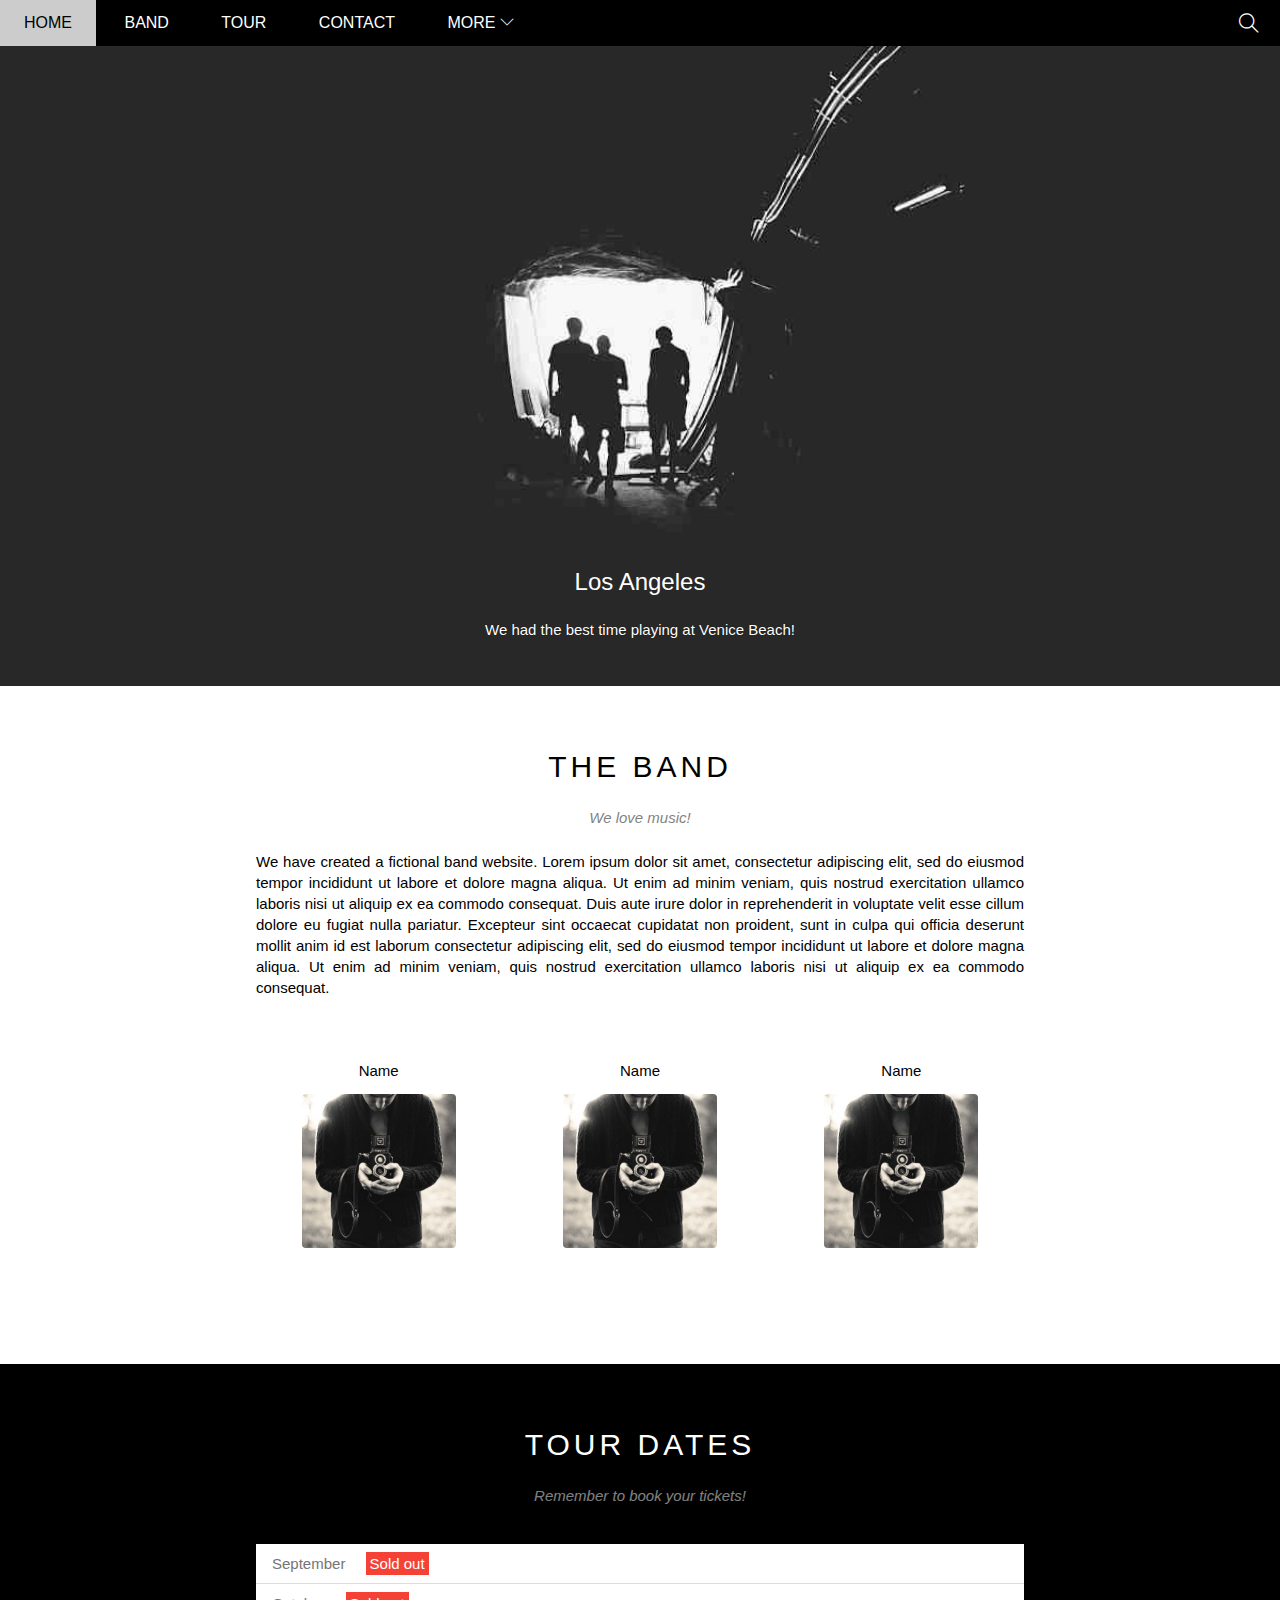
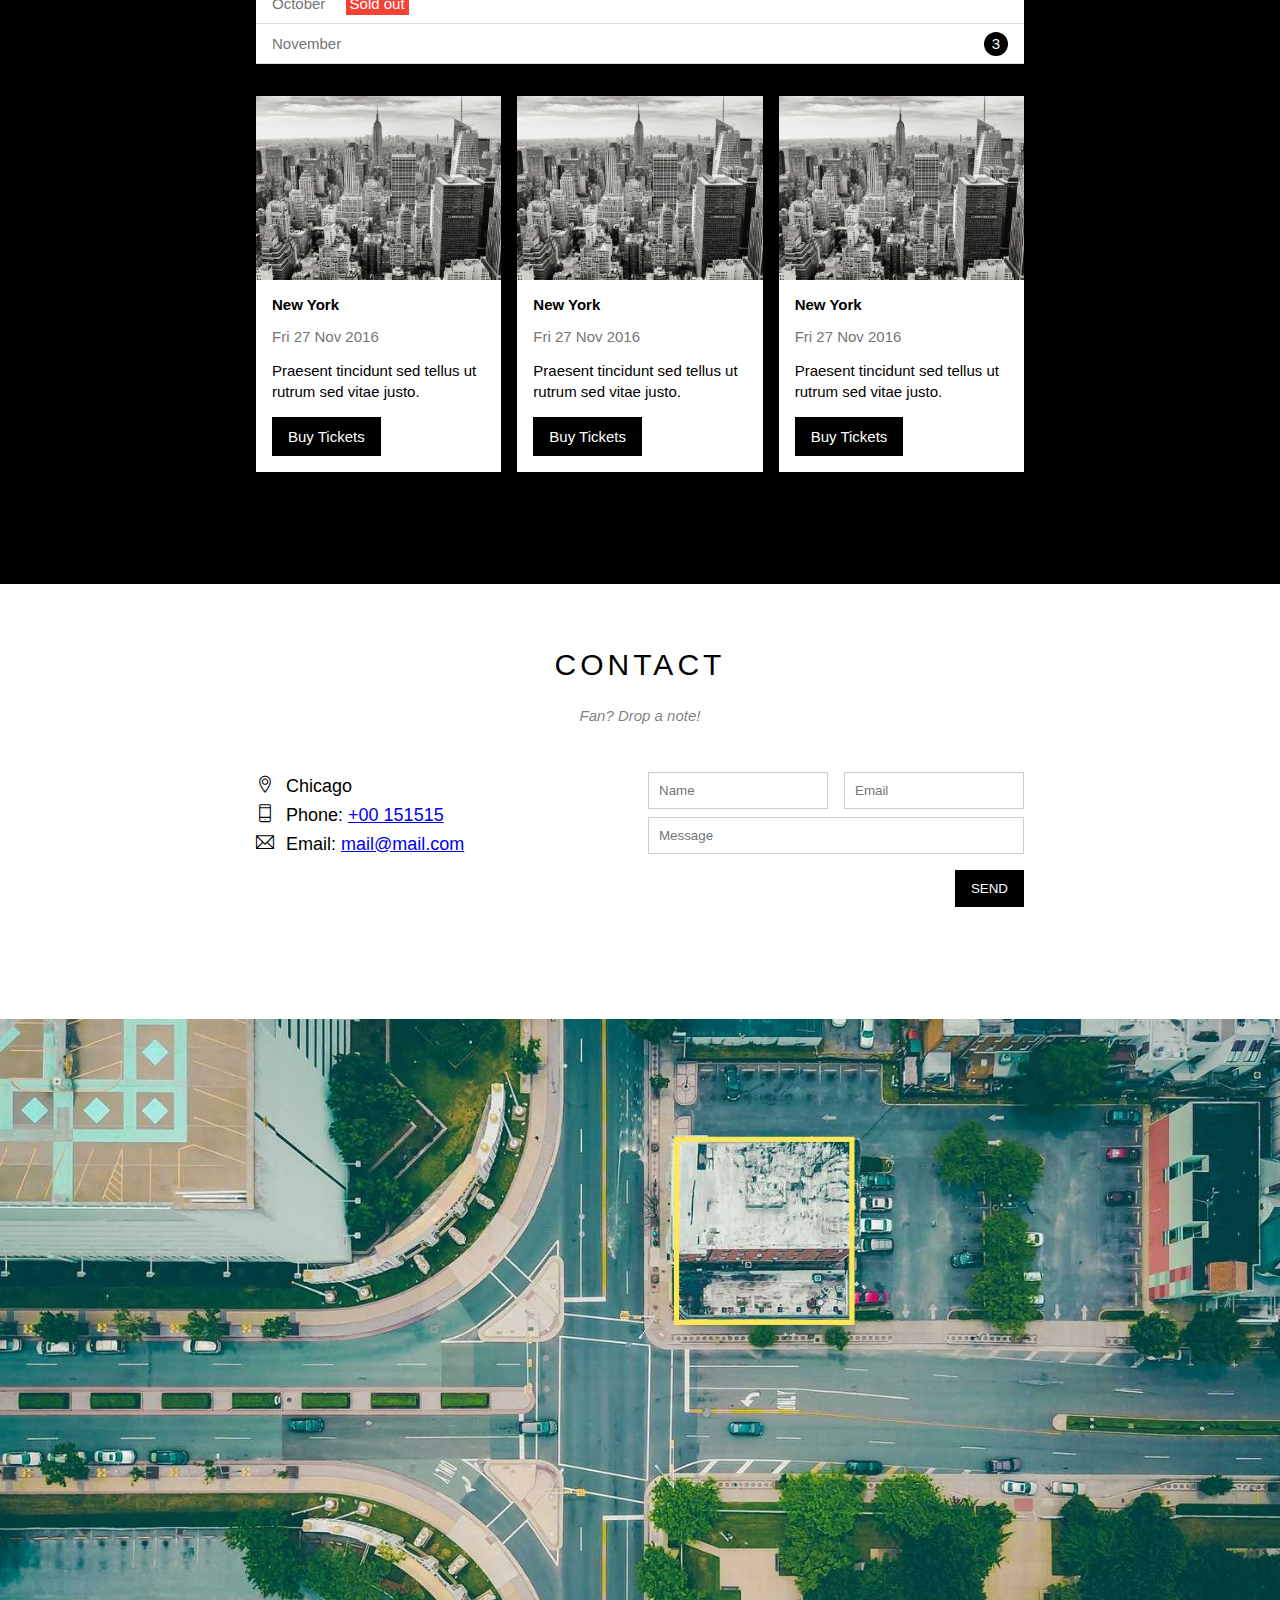
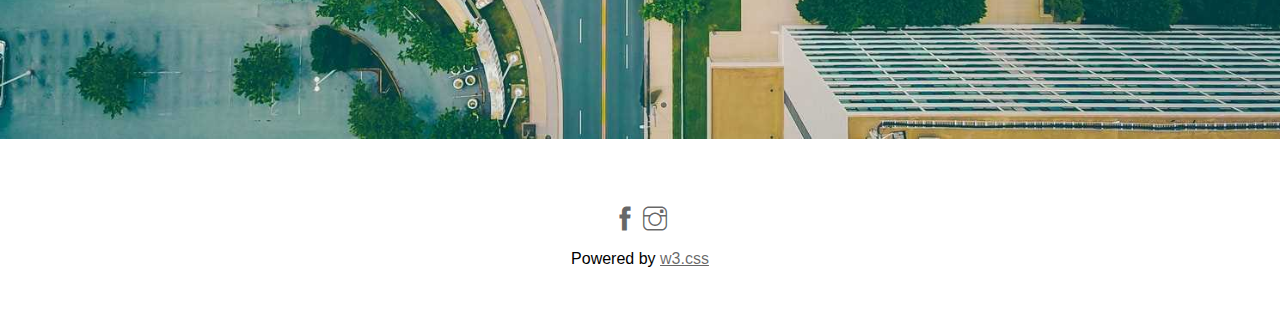
<file: index.html>
<!DOCTYPE html>
<html lang="en">
<head>
    <meta charset="UTF-8">
    <meta http-equiv="X-UA-Compatible" content="IE=edge">
    <meta name="viewport" content="width=device-width, initial-scale=1.0">
    <title>THE BAND</title>
    <link rel="icon" href="https://png.pngtree.com/element_origin_min_pic/16/08/04/1157a2b5fb0d14e.jpg" type="image/gif" sizes="16x16">
    <link rel="stylesheet" href="./assets/css/styles.css">
    <link rel="stylesheet" href="./assets/fonts/themify-icons/themify-icons.css">
</head>
<body>
    <div id="main">
        <!-- Header -->
        <div id="header">
            <ul id="nav">
                <li><a href="#">Home</a></li>
                <li><a href="#band">Band</a></li>
                <li><a href="#tour">Tour</a></li>
                <li><a href="#contact">Contact</a></li>
                <li>
                    <a href="#">
                        More
                        <i class="nav-arrow-down ti-angle-down"></i>
                    </a>
                    <ul class="subnav">
                        <li><a href="#">Merchandise</a></li>
                        <li><a href="#">Extras</a></li>
                        <li><a href="#">Media</a></li>
                    </ul>
                </li>
            </ul>
            <div class="search-btn">
                <i class="search-icon ti-search"></i>
            </div>

            <div id="mobile-menu" class="mobile-menu-btn">
                <i class="menu-icon ti-menu"></i>
            </div>
        </div>

        <!-- Slider -->
        <div id="slider">
            <div class="text-content">
                <h2 class="text-heading">Los Angeles</h2>
                <p class="text-desc">We had the best time playing at Venice Beach!</p>
            </div>
        </div>

        <!-- Content -->
        <div id="content">
            <div id="band" class="content-section">
                <h2 class="section-heading">THE BAND</h2>
                <p class="section-sub-heading">We love music!</p>
                <p class="about-text">
                    We have created a fictional band website. Lorem ipsum dolor sit amet, consectetur adipiscing elit, sed do eiusmod tempor incididunt ut labore et dolore magna aliqua. Ut enim ad minim veniam, quis nostrud exercitation ullamco laboris nisi ut aliquip ex ea commodo consequat. Duis aute irure dolor in reprehenderit in voluptate velit esse cillum dolore eu fugiat nulla pariatur. Excepteur sint occaecat cupidatat non proident, sunt in culpa qui officia deserunt mollit anim id est laborum consectetur adipiscing elit, sed do eiusmod tempor incididunt ut labore et dolore magna aliqua. Ut enim ad minim veniam, quis nostrud exercitation ullamco laboris nisi ut aliquip ex ea commodo consequat.
                </p>
                <div class="row member-list">
                    <div class="col col-third s-col-full mt-32 text-center">
                        <p class="member-name">Name</p>
                        <img src="./assets/img/bandmember.jpg" alt="" class="member-img">
                    </div>

                    <div class="col col-third s-col-full mt-32 text-center">
                        <p class="member-name">Name</p>
                        <img src="./assets/img/bandmember.jpg" alt="" class="member-img">
                    </div>

                    <div class="col col-third s-col-full mt-32 text-center">
                        <p class="member-name">Name</p>
                        <img src="./assets/img/bandmember.jpg" alt="" class="member-img">
                    </div>
                </div>
            </div>

            <div id="tour" class="tour-section">
                <div class="content-section">
                    <h2 class="section-heading text-white">TOUR DATES</h2>
                    <p class="section-sub-heading text-white">Remember to book your tickets!</p>

                    <ul class="ticket-list">
                        <li>September <span class="sold-out">Sold out</span></li>
                        <li>October <span class="sold-out">Sold out</span></li>
                        <li>November <span class="quantily">3</span></li>
                    </ul>

                    <div class="row place-list">
                        <div class="col col-third s-col-full mt-16">
                            <img src="./assets/img/newyork.jpg" alt="New York" class="place-img">
                            <div class="place-body">
                                <h3 class="place-heading">New York</h3>
                                <p class="place-time">Fri 27 Nov 2016</p>
                                <p class="place-desc">Praesent tincidunt sed tellus ut rutrum sed vitae justo.</p>
                                <a href="#" class="btn s-full-width">Buy Tickets</a>
                            </div>
                        </div>

                        <div class="col col-third s-col-full mt-16">
                            <img src="./assets/img/newyork.jpg" alt="New York" class="place-img">
                            <div class="place-body">
                                <h3 class="place-heading">New York</h3>
                                <p class="place-time">Fri 27 Nov 2016</p>
                                <p class="place-desc">Praesent tincidunt sed tellus ut rutrum sed vitae justo.</p>
                                <a href="#" class="btn s-full-width">Buy Tickets</a>
                            </div>
                        </div>

                        <div class="col col-third s-col-full mt-16">
                            <img src="./assets/img/newyork.jpg" alt="New York" class="place-img">
                            <div class="place-body">
                                <h3 class="place-heading">New York</h3>
                                <p class="place-time">Fri 27 Nov 2016</p>
                                <p class="place-desc">Praesent tincidunt sed tellus ut rutrum sed vitae justo.</p>
                                <a href="#" class="btn s-full-width">Buy Tickets</a>
                            </div>
                        </div>
                    </div>
                </div>

            </div>

            <div id="contact" class="content-section">
                <h2 class="section-heading">CONTACT</h2>
                <p class="section-sub-heading">Fan? Drop a note!</p>

                <div class="row contact-content">
                    <div class="col col-half s-col-full contact-info">
                        <p><i class="ti-location-pin"></i>Chicago</p>
                        <p><i class="ti-mobile"></i>Phone: <a href="tel:+00 151515">+00 151515</a></p>
                        <p><i class="ti-email"></i>Email: <a href="mailto:mail@mail.com">mail@mail.com</a></p>
                    </div>

                    <div class="col col-half s-col-full contact-form">
                        <form action="">
                            <div class="row">
                                <div class="col col-half s-col-full">
                                    <input type="text" name="" placeholder="Name" required id="" class="form-control">
                                </div>
                                <div class="col col-half s-col-full s-mt-8">
                                    <input type="email" name="" placeholder="Email" required id="" class="form-control">
                                </div>
                            </div>

                            <div class="row mt-8">
                                <div class="col col-full">
                                    <input type="text" name="" placeholder="Message" required id="" class="form-control">
                                </div>
                            </div>
                            <input class="btn mt-16 pull-right s-full-width" type="submit" value="SEND">
                        </form>
                    </div>
                </div>
            </div>
            
            <div class="map-section">
                <img src="./assets/img/map.jpg" alt="Map">
            </div>
        </div>

        <!-- Footer -->
        <div id="footer">
            <div class="social-list">
                <a href=""><i class="ti-facebook"></i></a>
                <a href=""><i class="ti-instagram"></i></a>
            </div>
            <p class="copyright">Powered by <a href="">w3.css</a></p>
        </div>
    </div>

    <!-- Modal -->
    <div class="modal">

        <div class="modal-container">
            <div class="modal-close">
                <i class="ti-close"></i>
            </div>

            <header class="modal-header">
                <i class="modal-heading-icon ti-bag"></i>
                Tickets
            </header>

            <div class="modal-body">
                <label for="ticket-quantily" class="modal-label">
                    <i class="ti-shopping-cart"></i>
                    Tickets, $15 per person
                </label>
                <input id="ticket-quantily" type="text" class="modal-input" placeholder="How many ?">

                <label for="ticket-email" class="modal-label">
                    <i class="ti-user"></i>
                    Send to
                </label>
                <input id="ticket-email" type="email" class="modal-input" placeholder="Enter email...">
                
                <button id="buy-tickets">
                    Pay <i class="ti-check"></i>
                </button>
            </div>

            <footer class="modal-footer">
                <p class="modal-help">Need <a href="">help?</a></p>
            </footer>
        </div>
    </div>
    
    <script src="./assets/js/main.js"></script>
    <!-- <script>
        var header = document.getElementById('header')
        var mobileMenu = document.getElementById('mobile-menu')
        var headerHeight = header.clientHeight

        // Open Close menu mobile
        mobileMenu.onclick = function() {
            var isClose = header.clientHeight === headerHeight
            if(isClose) {
                header.style.height = 'auto'
            } else {
                header.style.height = '46px'
            }
        }

        // Chon menu
        var menuItems = document.querySelectorAll('#nav li a[href*="#"]')
        for(var i=0; i < menuItems.length; i++) {
            var menuItem = menuItems[i]

            menuItem.onclick = function() {
                header.style.height = '46px'
            }
        }
    </script> -->
</body>
</html>
</file>
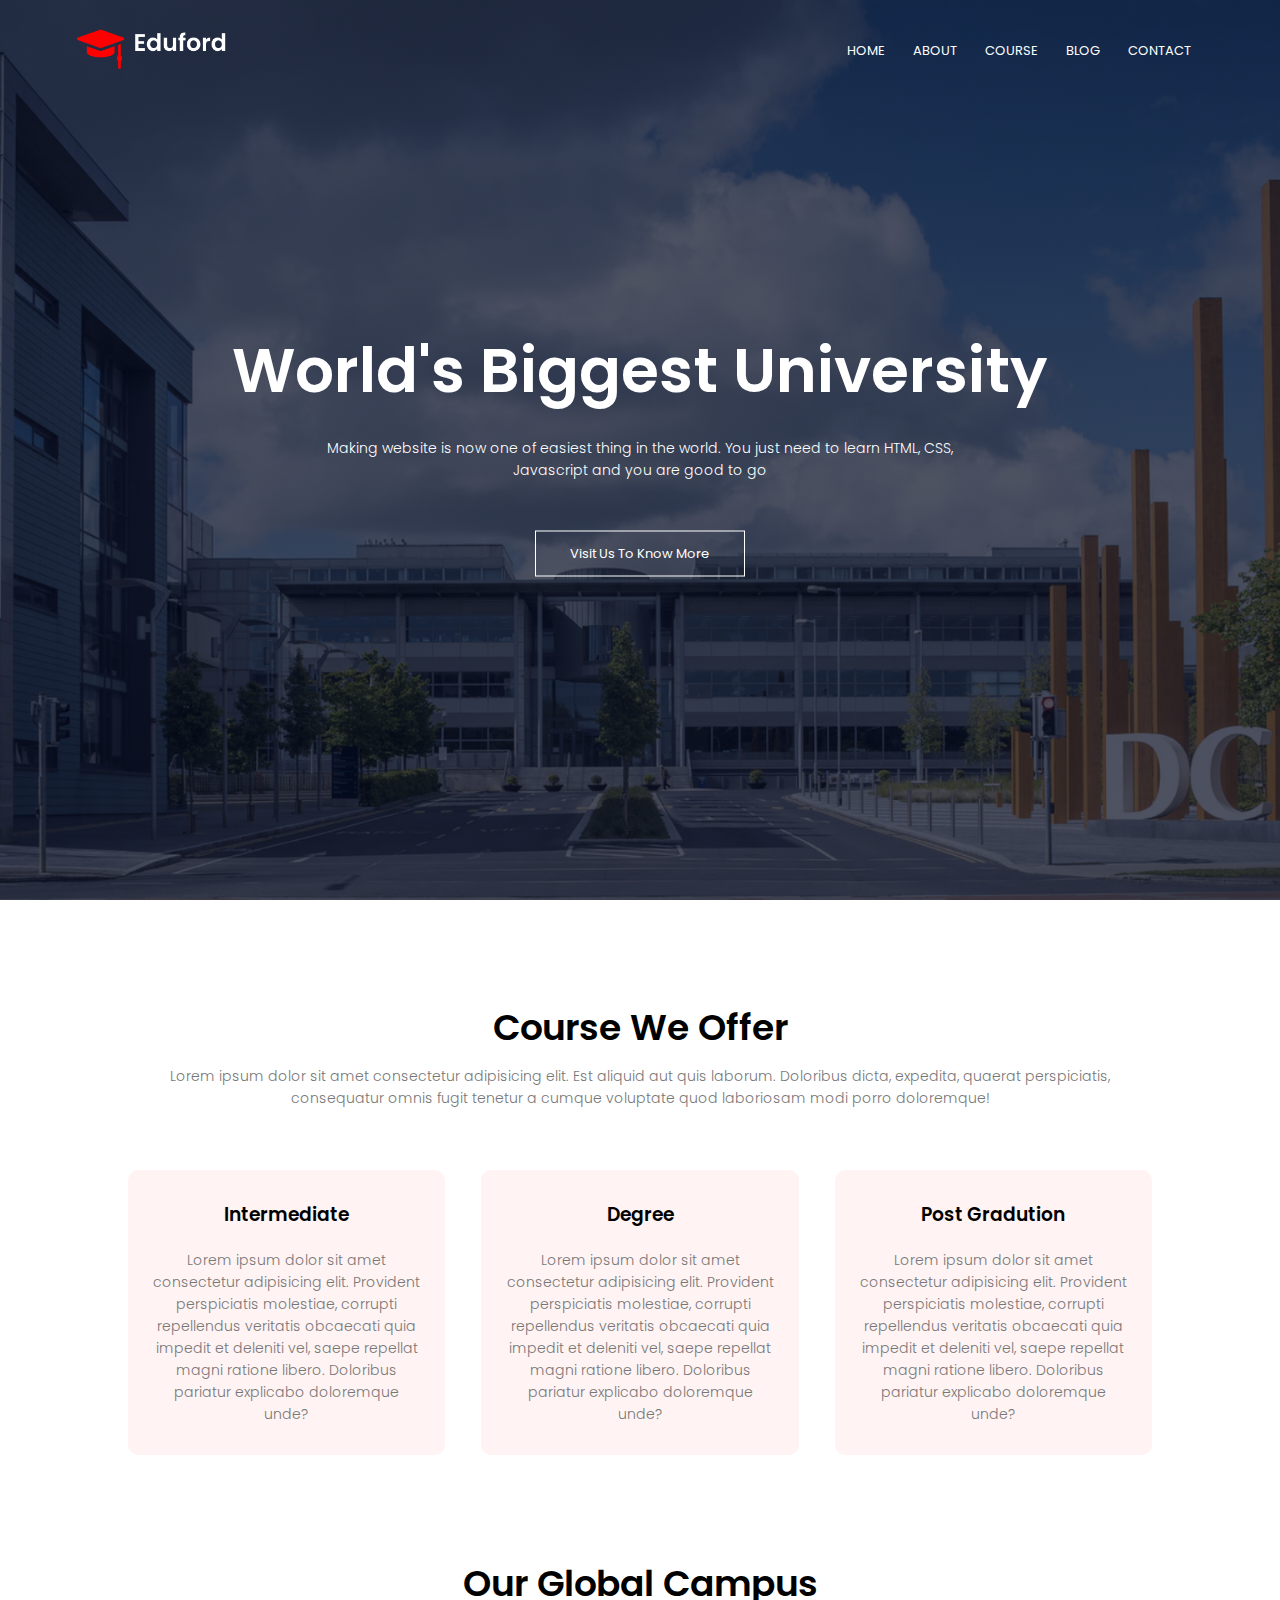
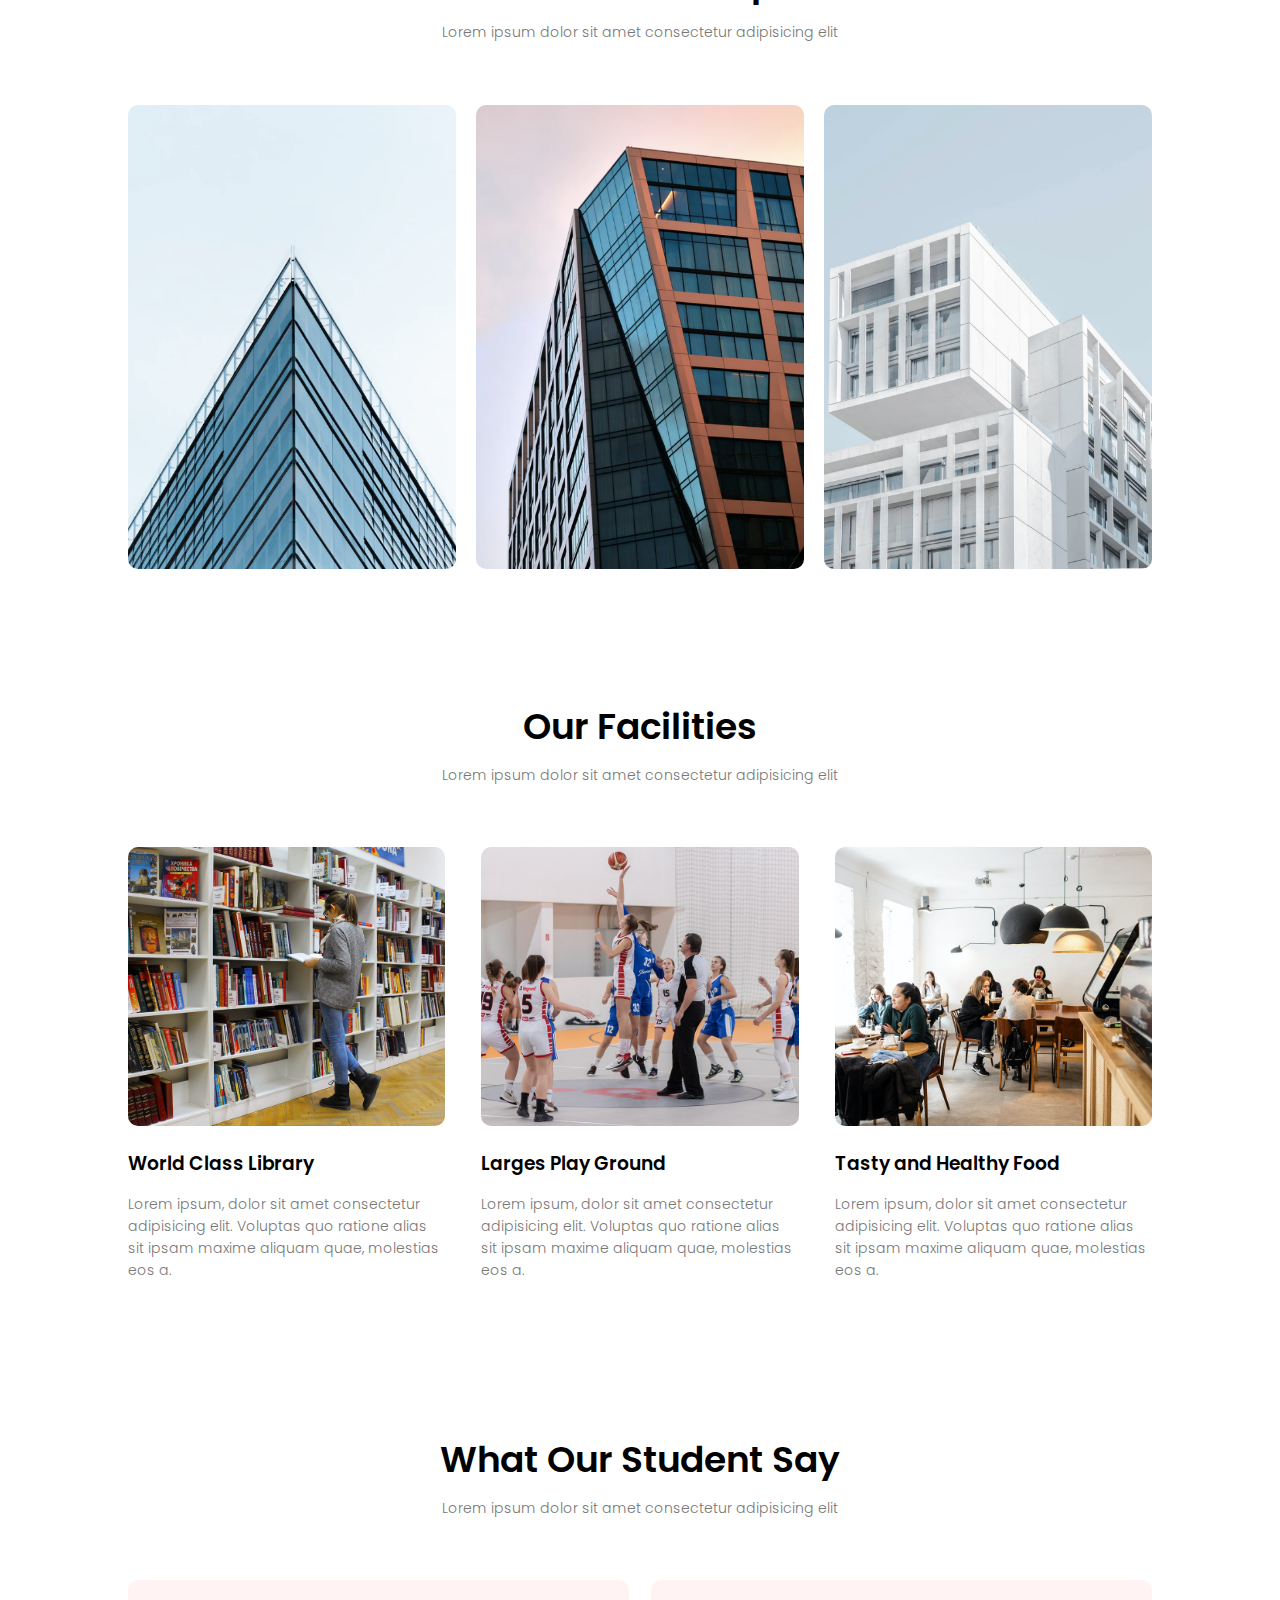
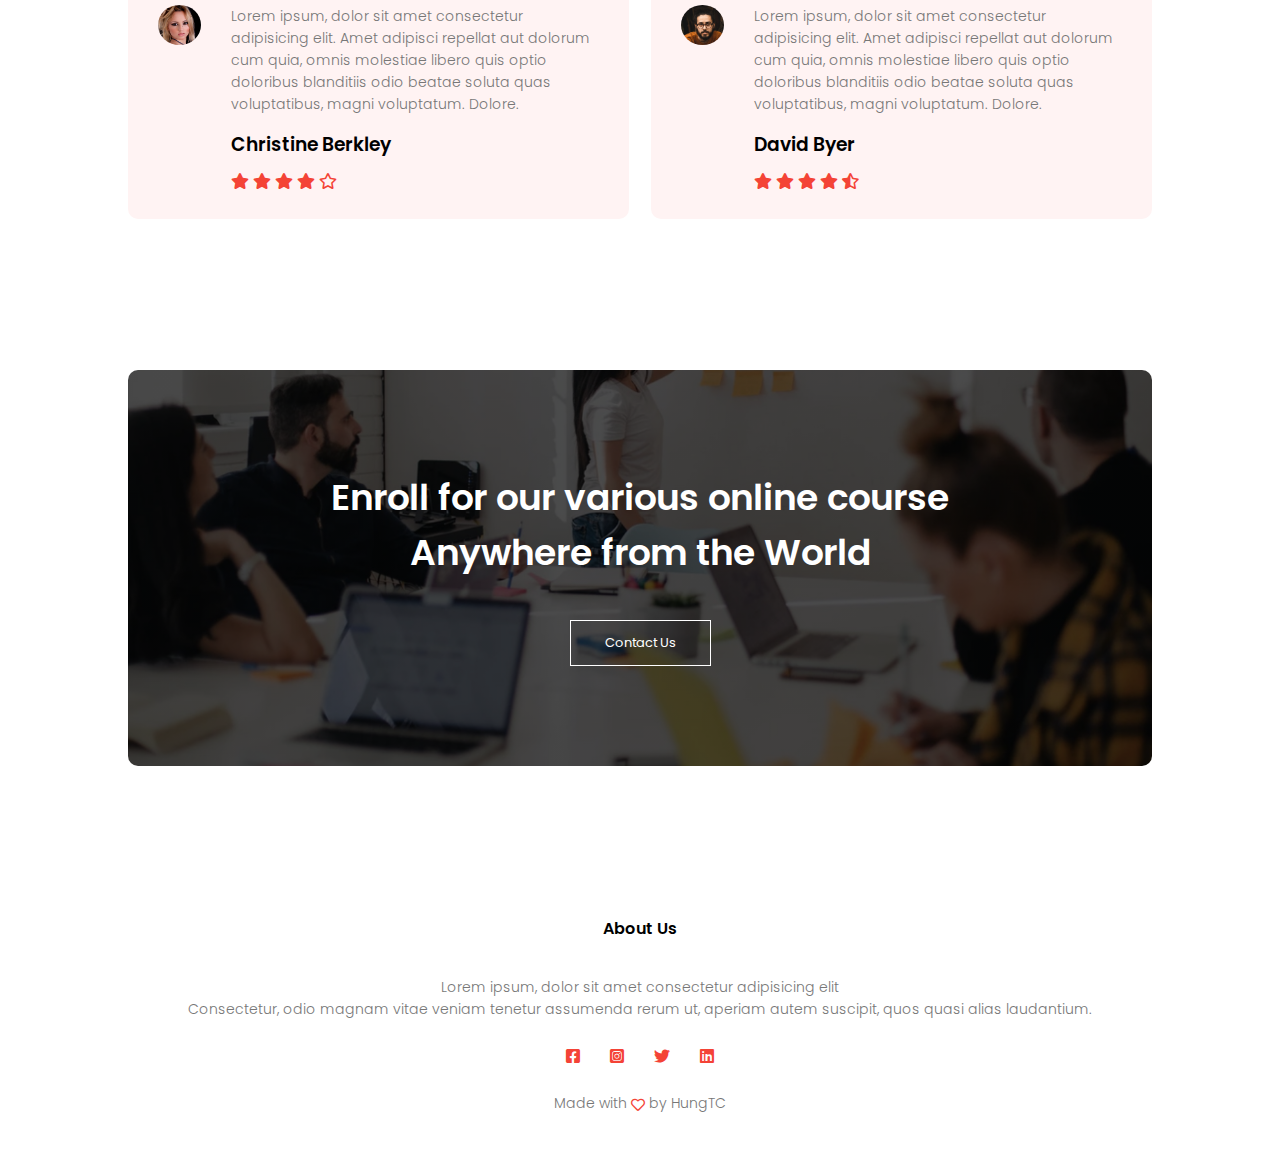
<file: Web/index.html>
<!DOCTYPE html>
<html lang="en">
<head>
    <meta charset="UTF-8">
    <meta http-equiv="X-UA-Compatible" content="IE=edge">
    <meta name="viewport" content="width=device-width, initial-scale=1.0">
    <title>Hoc Tai Nha Mua Dich</title>
    <link rel="stylesheet" href="https://cdnjs.cloudflare.com/ajax/libs/font-awesome/5.15.4/css/all.min.css" integrity="sha512-1ycn6IcaQQ40/MKBW2W4Rhis/DbILU74C1vSrLJxCq57o941Ym01SwNsOMqvEBFlcgUa6xLiPY/NS5R+E6ztJQ==" crossorigin="anonymous" referrerpolicy="no-referrer" />
    <link rel="preconnect" href="https://fonts.googleapis.com">
    <link rel="preconnect" href="https://fonts.gstatic.com" crossorigin>
    <link href="https://fonts.googleapis.com/css2?family=Poppins:ital,wght@0,100;0,200;0,300;0,400;0,600;0,800;1,100;1,300;1,400;1,500;1,600&display=swap" rel="stylesheet">
    <link rel="stylesheet" href="./assets/css/style.css">
</head>
<body>
    <!-- Header -->
    <section class="header">

        <nav>
            <a href="index.html">
                <img src="./assets/img/logo.png" alt="">
            </a>

            <div class="nav-links" id="navLinks">
                <i class="fas fa-times" onclick="hideMenu()"></i>
                <ul>
                    <li><a href="index.html">Home</a></li>
                    <li><a href="about.html">About</a></li>
                    <li><a href="course.html">Course</a></li>
                    <li><a href="blog.html">Blog</a></li>
                    <li><a href="contact.html">Contact</a></li>
                </ul>
            </div>
            <i class="fas fa-bars" onclick="showMenu()"></i>
        </nav>

        <div class="text-box">
            <h1>World's Biggest University</h1>
            <p>
                Making website is now one of easiest thing in the world. You just need to learn HTML, CSS,<br> Javascript and you are good to go
            </p>
            <a href="" class="hero-btn">Visit us to know more</a>
        </div>

    </section>

    <!-- Course -->
    <section class="course">
        <h1>Course We Offer</h1>
        <p>Lorem ipsum dolor sit amet consectetur adipisicing elit. Est aliquid aut quis laborum. Doloribus dicta, expedita, quaerat perspiciatis, consequatur omnis fugit tenetur a cumque voluptate quod laboriosam modi porro doloremque!</p>

        <div class="row">
            <div class="course-col">
                <h3>Intermediate</h3>
                <p>
                    Lorem ipsum dolor sit amet consectetur adipisicing elit. Provident perspiciatis molestiae, corrupti repellendus veritatis obcaecati quia impedit et deleniti vel, saepe repellat magni ratione libero. Doloribus pariatur explicabo doloremque unde?
                </p>
            </div>
            <div class="course-col">
                <h3>Degree</h3>
                <p>
                    Lorem ipsum dolor sit amet consectetur adipisicing elit. Provident perspiciatis molestiae, corrupti repellendus veritatis obcaecati quia impedit et deleniti vel, saepe repellat magni ratione libero. Doloribus pariatur explicabo doloremque unde?
                </p>
            </div>
            <div class="course-col">
                <h3>Post Gradution</h3>
                <p>
                    Lorem ipsum dolor sit amet consectetur adipisicing elit. Provident perspiciatis molestiae, corrupti repellendus veritatis obcaecati quia impedit et deleniti vel, saepe repellat magni ratione libero. Doloribus pariatur explicabo doloremque unde?
                </p>
            </div>
        </div>
        
    </section>

    <!-- Campus -->
    <section class="campus">

        <h1>Our Global Campus</h1>
        <p>Lorem ipsum dolor sit amet consectetur adipisicing elit</p>

        <div class="row">
            <div class="campus-col">
                <img src="./assets/img/london.png" alt="">
                <div class="layer">
                    <h3>LONDON</h3>
                </div>
            </div>
            <div class="campus-col">
                <img src="./assets/img/newyork.png" alt="">
                <div class="layer">
                    <h3>NEWYORK</h3>
                </div>
            </div>
            <div class="campus-col">
                <img src="./assets/img/washington.png" alt="">
                <div class="layer">
                    <h3>WASINGTON</h3>
                </div>
            </div>
        </div>

    </section>

    <!-- facilities -->
    <section class="facilities">

        <h1>Our Facilities</h1>
        <p>Lorem ipsum dolor sit amet consectetur adipisicing elit</p>

        <div class="row">
            <div class="facilities-col">
                <img src="./assets/img/library.png" alt="">
                <h3>World Class Library</h3>
                <p>
                    Lorem ipsum, dolor sit amet consectetur adipisicing elit. Voluptas quo ratione alias sit ipsam maxime aliquam quae, molestias eos a.
                </p>
            </div>
            <div class="facilities-col">
                <img src="./assets/img/basketball.png" alt="">
                <h3>Larges Play Ground</h3>
                <p>
                    Lorem ipsum, dolor sit amet consectetur adipisicing elit. Voluptas quo ratione alias sit ipsam maxime aliquam quae, molestias eos a.
                </p>
            </div>
            <div class="facilities-col">
                <img src="./assets/img/cafeteria.png" alt="">
                <h3>Tasty and Healthy Food</h3>
                <p>
                    Lorem ipsum, dolor sit amet consectetur adipisicing elit. Voluptas quo ratione alias sit ipsam maxime aliquam quae, molestias eos a.
                </p>
            </div>
        </div>

    </section>

    <!-- testimonials -->
    <section class="testimonials">

        <h1>What Our Student Say</h1>
        <p>Lorem ipsum dolor sit amet consectetur adipisicing elit</p>

        <div class="row">
            <div class="testimonials-col">
                <img src="./assets/img/user1.jpg" alt="">
                <div>
                    <p>
                        Lorem ipsum, dolor sit amet consectetur adipisicing elit. Amet adipisci repellat aut dolorum cum quia, omnis molestiae libero quis optio doloribus blanditiis odio beatae soluta quas voluptatibus, magni voluptatum. Dolore.
                    </p>
                    <h3>Christine Berkley</h3>
                    <i class="fas fa-star"></i>
                    <i class="fas fa-star"></i>
                    <i class="fas fa-star"></i>
                    <i class="fas fa-star"></i>
                    <i class="far fa-star"></i>
                </div>
            </div>
            <div class="testimonials-col">
                <img src="./assets/img/user2.jpg" alt="">
                <div>
                    <p>
                        Lorem ipsum, dolor sit amet consectetur adipisicing elit. Amet adipisci repellat aut dolorum cum quia, omnis molestiae libero quis optio doloribus blanditiis odio beatae soluta quas voluptatibus, magni voluptatum. Dolore.
                    </p>
                    <h3>David Byer</h3>
                    <i class="fas fa-star"></i>
                    <i class="fas fa-star"></i>
                    <i class="fas fa-star"></i>
                    <i class="fas fa-star"></i>
                    <i class="fas fa-star-half-alt"></i>
                </div>
            </div>
        </div>

    </section>

    <!-- Call to action -->
    <section class="cta">

        <h1>Enroll for our various online course<br>Anywhere from the World</h1>
        <a href="" class="hero-btn">Contact us</a>

    </section>

    <!-- Footer -->
    <section class="footer">

        <h4>About Us</h4>
        <p>
            Lorem ipsum, dolor sit amet consectetur adipisicing elit<br>Consectetur, odio magnam vitae veniam tenetur assumenda rerum ut, aperiam autem suscipit, quos quasi alias laudantium.
        </p>
        <div class="icons">
            <i class="fab fa-facebook-square"></i>
            <i class="fab fa-instagram-square"></i>
            <i class="fab fa-twitter"></i>
            <i class="fab fa-linkedin"></i>
        </div>
        <p>Made with <i class="far fa-heart"></i> by HungTC</p>

    </section>



    <!-- Javascript -->
    <script>

        var navLinks = document.getElementById('navLinks')

        function showMenu() {
            navLinks.style.right = '0'
        }
        function hideMenu() {
            navLinks.style.right = '-200px'
        }
        
    </script>
</body>
</html>
</file>
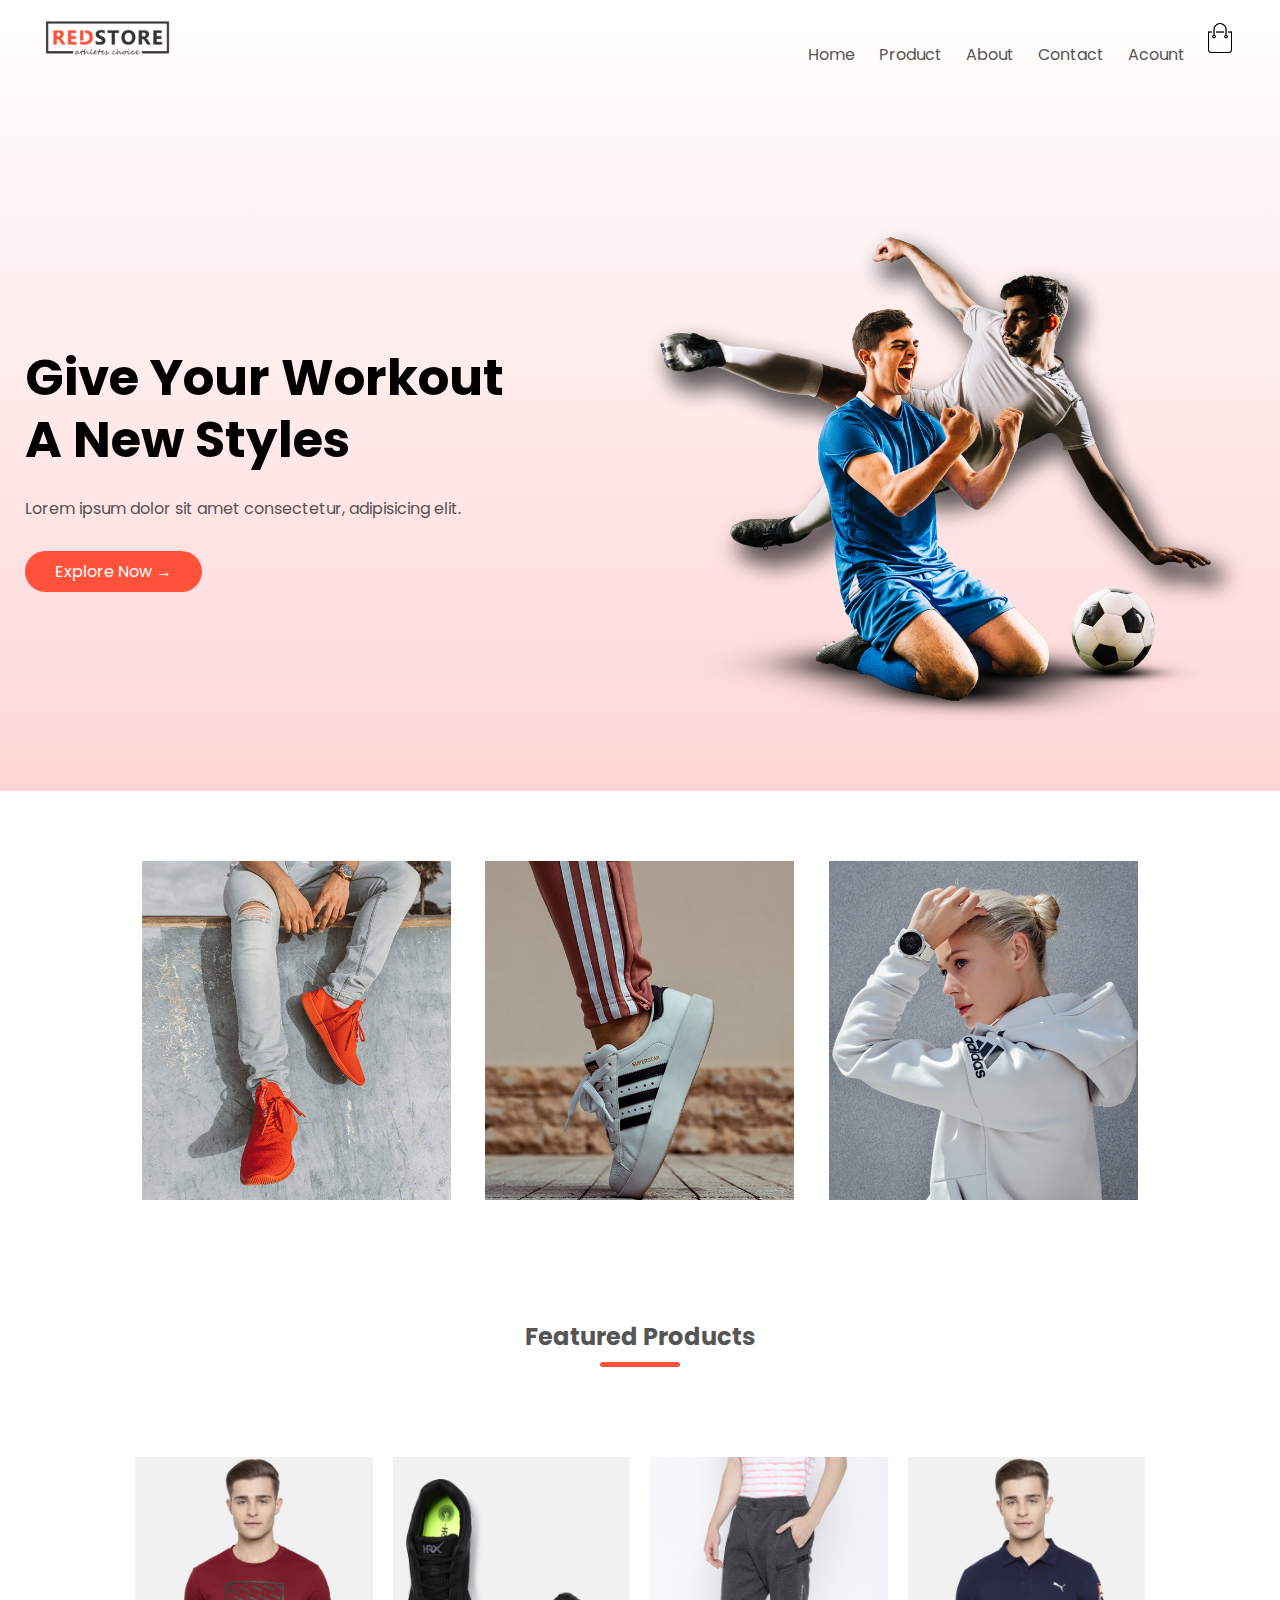
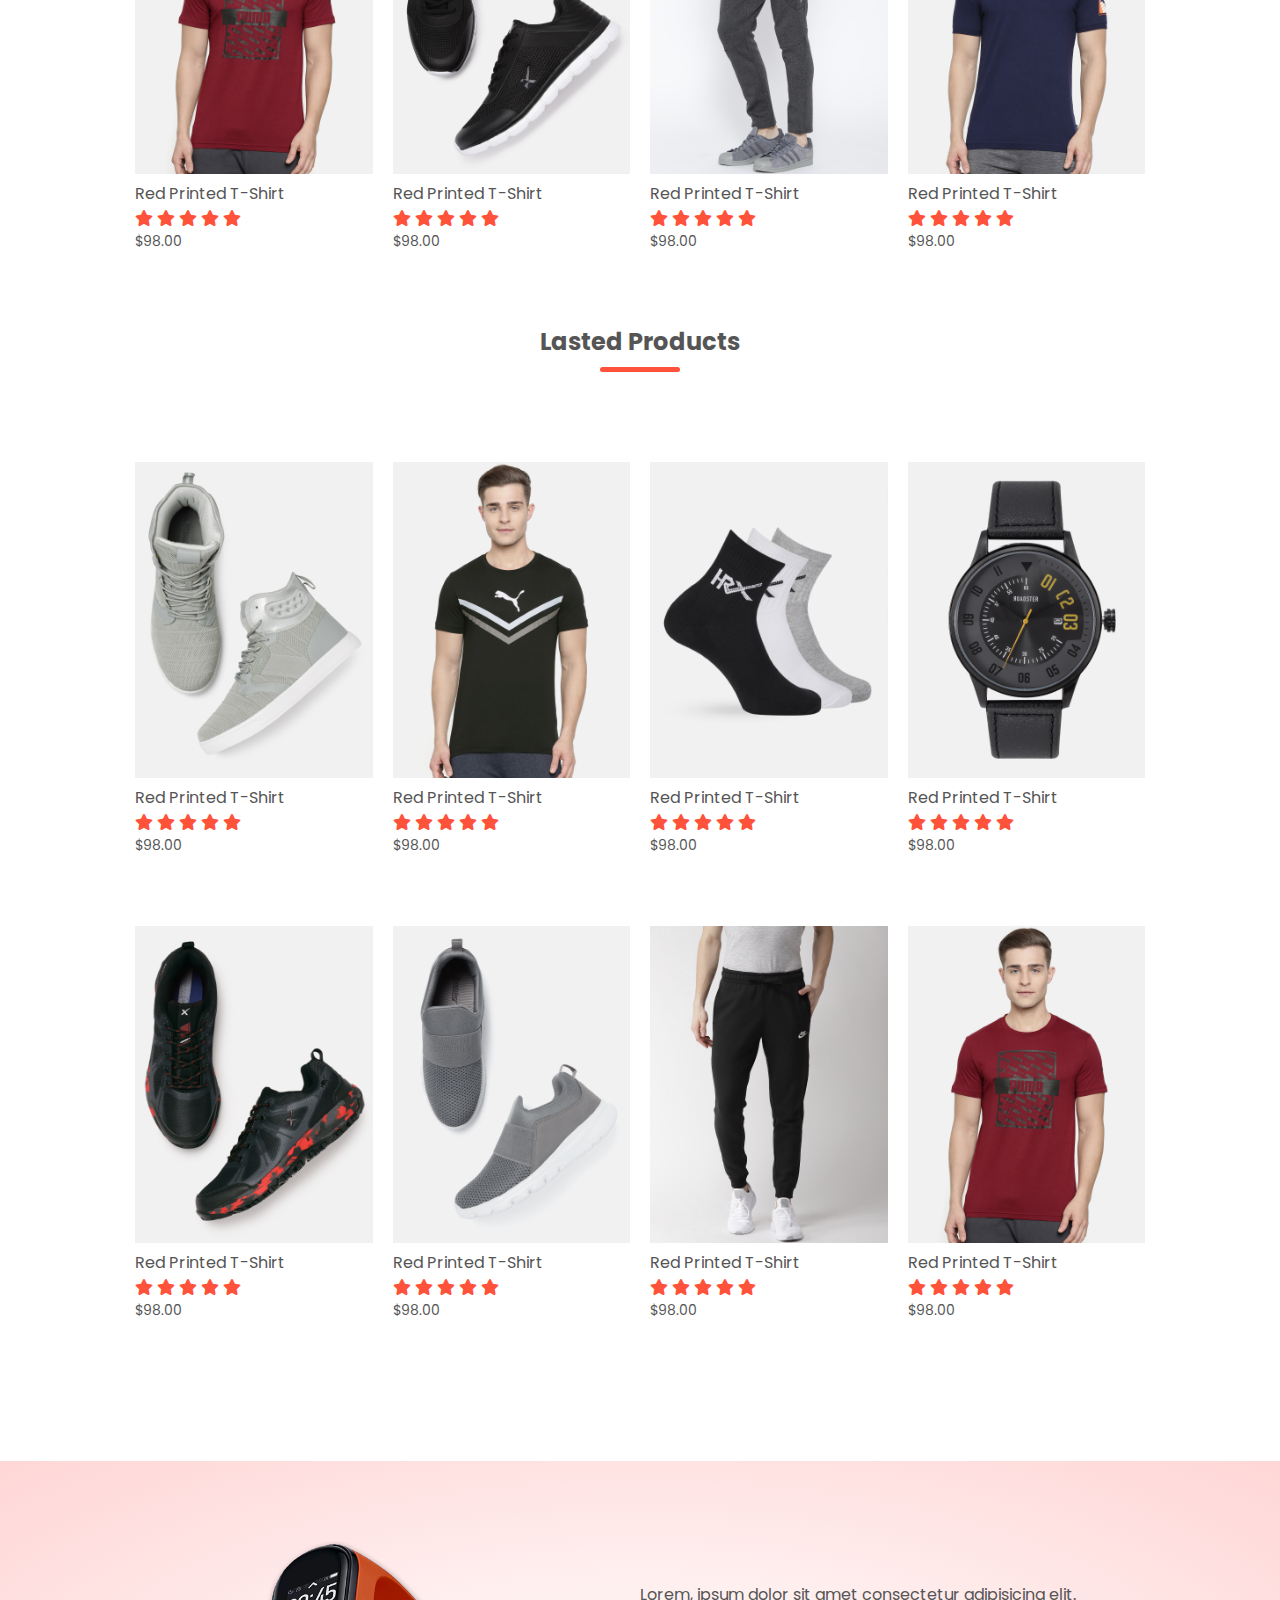
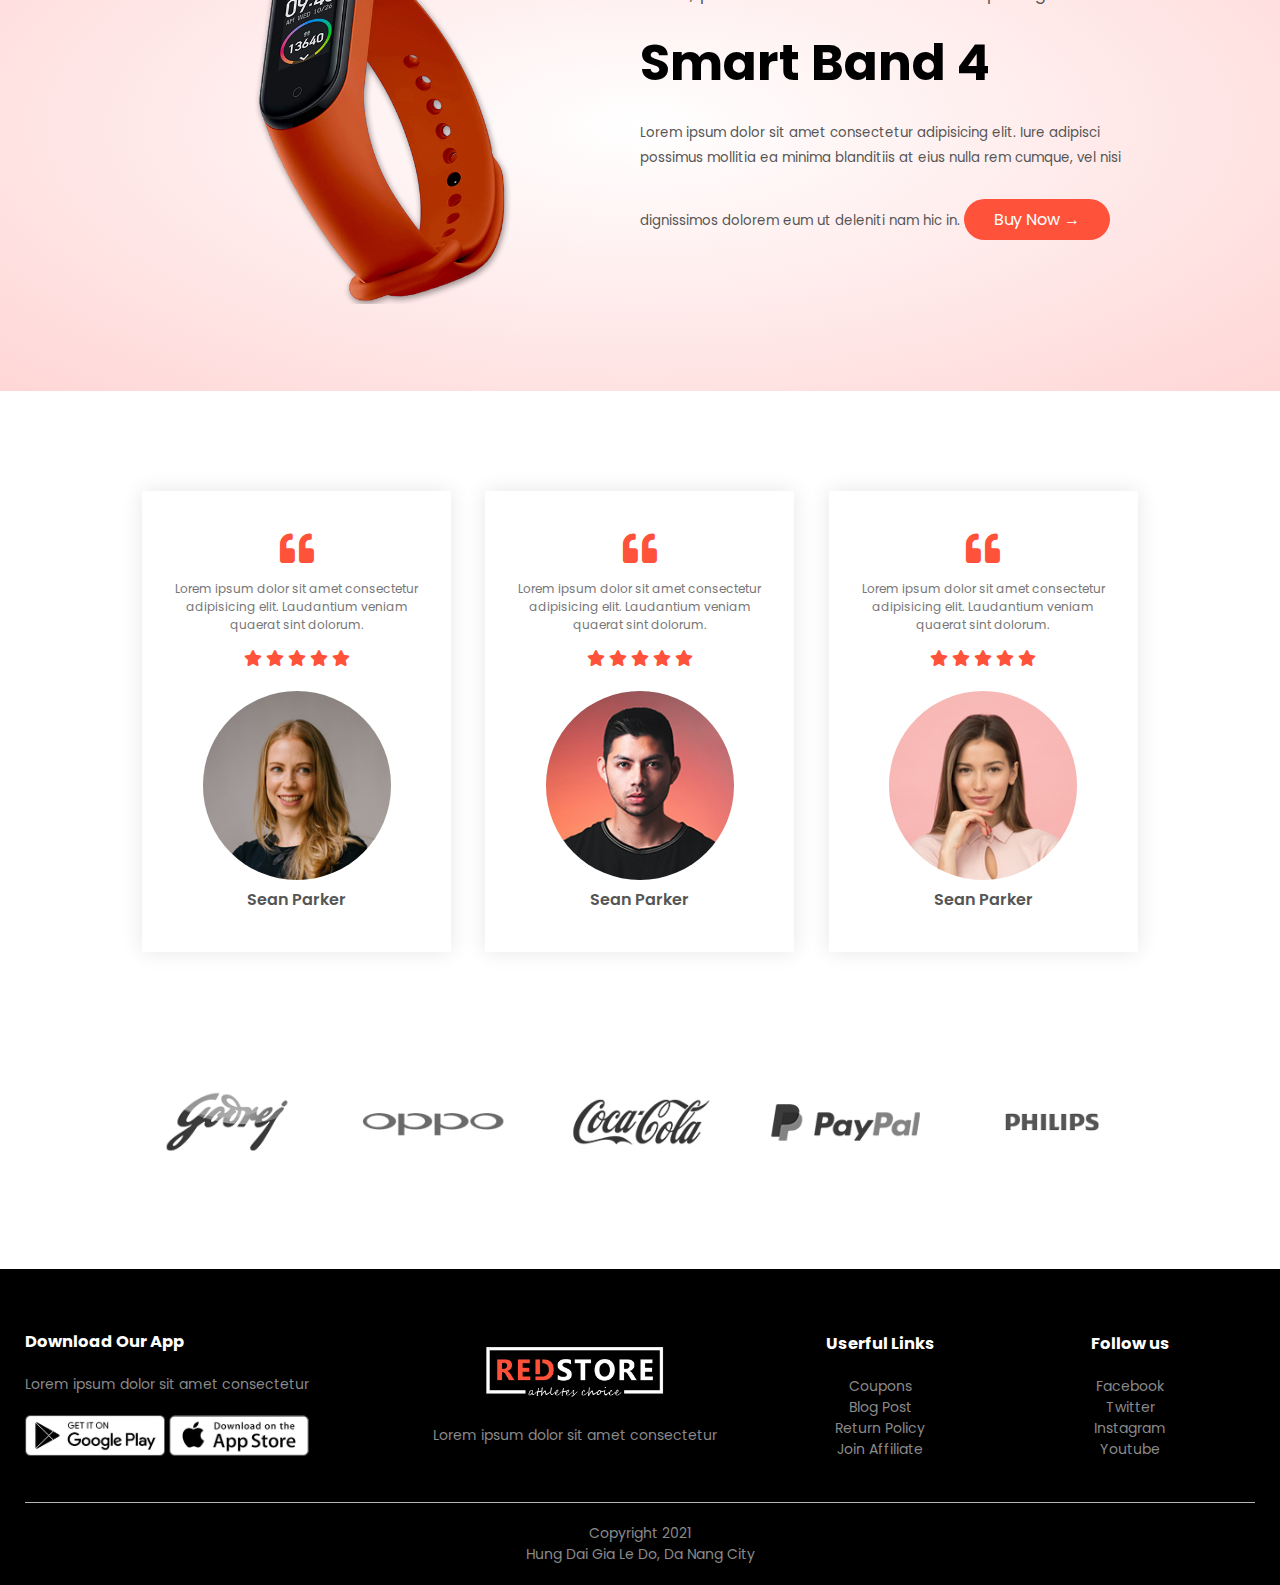
<file: webbanhang/index.html>
<!DOCTYPE html>
<html lang="en">
<head>
    <meta charset="UTF-8">
    <meta http-equiv="X-UA-Compatible" content="IE=edge">
    <meta name="viewport" content="width=device-width, initial-scale=1.0">
    <title>Hung Tran Store</title>
    <link rel="stylesheet" href="https://cdnjs.cloudflare.com/ajax/libs/font-awesome/5.15.4/css/all.min.css" integrity="sha512-1ycn6IcaQQ40/MKBW2W4Rhis/DbILU74C1vSrLJxCq57o941Ym01SwNsOMqvEBFlcgUa6xLiPY/NS5R+E6ztJQ==" crossorigin="anonymous" referrerpolicy="no-referrer" />
    <link rel="stylesheet" href="./assets/css/style.css">
</head>
<body>

    <!-- Header -->
    <div class="header">

        <div class="container">
    
            <div class="navbar">
                <div class="logo">
                    <img src="./assets/img/logo.png" alt="" width="125">
                </div>
                <nav>
                    <ul id="MenuItems">
                        <li><a href="index.html">Home</a></li>
                        <li><a href="product.html">Product</a></li>
                        <li><a href="">About</a></li>
                        <li><a href="">Contact</a></li>
                        <li><a href="account.html">Acount</a></li>
                    </ul>
                </nav>
                <a href="cart.html">
                    <img src="./assets/img/cart.png" alt="" width="30" height="30">
                </a>
                <img src="./assets/img/menu.png" class="menu-icon" alt="" onclick="menutoggle()">
            </div>
    
            <div class="row">
                <div class="col-2">
                    <h1>Give Your Workout<br>A New Styles</h1>
                    <p>Lorem ipsum dolor sit amet consectetur, adipisicing elit.</p>
                    <a href="" class="btn">Explore Now &#8594;</a>
                </div>
    
                <div class="col-2">
                    <img src="./assets/img/image1.png" alt="">
                </div>
            </div>
    
        </div>

    </div>

    <!-- Feature categories -->
    <div class="categories">

        <div class="small-container">
            <div class="row">
                <div class="col-3">
                    <img src="./assets/img/category-1.jpg" alt="">
                </div>
                <div class="col-3">
                    <img src="./assets/img/category-2.jpg" alt="">
                </div>
                <div class="col-3">
                    <img src="./assets/img/category-3.jpg" alt="">
                </div>
            </div>
        </div>

    </div>

    <!-- Feature products -->
    <div class="small-container">

        <h2 class="title">Featured Products</h2>
        <div class="row">
            <div class="col-4">
                <a href="product-detail.html">
                    <img src="./assets/img/product-1.jpg" alt="">
                    <h4>Red Printed T-Shirt</h4>
                </a>
                <div class="rating">
                    <i class="fas fa-star"></i>
                    <i class="fas fa-star"></i>
                    <i class="fas fa-star"></i>
                    <i class="fas fa-star"></i>
                    <i class="fas fa-star"></i>
                </div>
                <p>$98.00</p>
            </div>
            <div class="col-4">
                <img src="./assets/img/product-2.jpg" alt="">
                <h4>Red Printed T-Shirt</h4>
                <div class="rating">
                    <i class="fas fa-star"></i>
                    <i class="fas fa-star"></i>
                    <i class="fas fa-star"></i>
                    <i class="fas fa-star"></i>
                    <i class="fas fa-star"></i>
                </div>
                <p>$98.00</p>
            </div>
            <div class="col-4">
                <img src="./assets/img/product-3.jpg" alt="">
                <h4>Red Printed T-Shirt</h4>
                <div class="rating">
                    <i class="fas fa-star"></i>
                    <i class="fas fa-star"></i>
                    <i class="fas fa-star"></i>
                    <i class="fas fa-star"></i>
                    <i class="fas fa-star"></i>
                </div>
                <p>$98.00</p>
            </div>
            <div class="col-4">
                <img src="./assets/img/product-4.jpg" alt="">
                <h4>Red Printed T-Shirt</h4>
                <div class="rating">
                    <i class="fas fa-star"></i>
                    <i class="fas fa-star"></i>
                    <i class="fas fa-star"></i>
                    <i class="fas fa-star"></i>
                    <i class="fas fa-star"></i>
                </div>
                <p>$98.00</p>
            </div>
        </div>

        <h2 class="title">Lasted Products</h2>
        
        <div class="row">
            <div class="col-4">
                <img src="./assets/img/product-5.jpg" alt="">
                <h4>Red Printed T-Shirt</h4>
                <div class="rating">
                    <i class="fas fa-star"></i>
                    <i class="fas fa-star"></i>
                    <i class="fas fa-star"></i>
                    <i class="fas fa-star"></i>
                    <i class="fas fa-star"></i>
                </div>
                <p>$98.00</p>
            </div>
            <div class="col-4">
                <img src="./assets/img/product-6.jpg" alt="">
                <h4>Red Printed T-Shirt</h4>
                <div class="rating">
                    <i class="fas fa-star"></i>
                    <i class="fas fa-star"></i>
                    <i class="fas fa-star"></i>
                    <i class="fas fa-star"></i>
                    <i class="fas fa-star"></i>
                </div>
                <p>$98.00</p>
            </div>
            <div class="col-4">
                <img src="./assets/img/product-7.jpg" alt="">
                <h4>Red Printed T-Shirt</h4>
                <div class="rating">
                    <i class="fas fa-star"></i>
                    <i class="fas fa-star"></i>
                    <i class="fas fa-star"></i>
                    <i class="fas fa-star"></i>
                    <i class="fas fa-star"></i>
                </div>
                <p>$98.00</p>
            </div>
            <div class="col-4">
                <img src="./assets/img/product-9.jpg" alt="">
                <h4>Red Printed T-Shirt</h4>
                <div class="rating">
                    <i class="fas fa-star"></i>
                    <i class="fas fa-star"></i>
                    <i class="fas fa-star"></i>
                    <i class="fas fa-star"></i>
                    <i class="fas fa-star"></i>
                </div>
                <p>$98.00</p>
            </div>
            <div class="col-4">
                <img src="./assets/img/product-10.jpg" alt="">
                <h4>Red Printed T-Shirt</h4>
                <div class="rating">
                    <i class="fas fa-star"></i>
                    <i class="fas fa-star"></i>
                    <i class="fas fa-star"></i>
                    <i class="fas fa-star"></i>
                    <i class="fas fa-star"></i>
                </div>
                <p>$98.00</p>
            </div>
            <div class="col-4">
                <img src="./assets/img/product-11.jpg" alt="">
                <h4>Red Printed T-Shirt</h4>
                <div class="rating">
                    <i class="fas fa-star"></i>
                    <i class="fas fa-star"></i>
                    <i class="fas fa-star"></i>
                    <i class="fas fa-star"></i>
                    <i class="fas fa-star"></i>
                </div>
                <p>$98.00</p>
            </div>
            <div class="col-4">
                <img src="./assets/img/product-12.jpg" alt="">
                <h4>Red Printed T-Shirt</h4>
                <div class="rating">
                    <i class="fas fa-star"></i>
                    <i class="fas fa-star"></i>
                    <i class="fas fa-star"></i>
                    <i class="fas fa-star"></i>
                    <i class="fas fa-star"></i>
                </div>
                <p>$98.00</p>
            </div>
            <div class="col-4">
                <img src="./assets/img/product-1.jpg" alt="">
                <h4>Red Printed T-Shirt</h4>
                <div class="rating">
                    <i class="fas fa-star"></i>
                    <i class="fas fa-star"></i>
                    <i class="fas fa-star"></i>
                    <i class="fas fa-star"></i>
                    <i class="fas fa-star"></i>
                </div>
                <p>$98.00</p>
            </div>
        </div>
    </div>

    <!-- Offer -->
    <div class="offer">

        <div class="small-container">
            <div class="row">
                <div class="col-2">
                    <img src="./assets/img/exclusive.png" alt="" class="offer-img">
                </div>
                <div class="col-2">
                    <p>Lorem, ipsum dolor sit amet consectetur adipisicing elit.</p>
                    <h1>Smart Band 4</h1>
                    <small>
                        Lorem ipsum dolor sit amet consectetur adipisicing elit. Iure adipisci possimus mollitia ea minima blanditiis at eius nulla rem cumque, vel nisi dignissimos dolorem eum ut deleniti nam hic in.
                    </small>
                    <a href="" class="btn">Buy Now &#8594;</a>
                </div>
            </div>
        </div>

    </div>

    <!-- Testimonial -->
    <div class="testimonial">

        <div class="small-container">
            <div class="row">
                <div class="col-3">
                    <i class="fas fa-quote-left"></i>
                    <p>Lorem ipsum dolor sit amet consectetur adipisicing elit. Laudantium veniam quaerat sint dolorum.</p>
                    <div class="rating">
                        <i class="fas fa-star"></i>
                        <i class="fas fa-star"></i>
                        <i class="fas fa-star"></i>
                        <i class="fas fa-star"></i>
                        <i class="fas fa-star"></i>
                    </div>
                    <img src="./assets/img/user-1.png" alt="">
                    <h3>Sean Parker</h3>
                </div>
                <div class="col-3">
                    <i class="fas fa-quote-left"></i>
                    <p>Lorem ipsum dolor sit amet consectetur adipisicing elit. Laudantium veniam quaerat sint dolorum.</p>
                    <div class="rating">
                        <i class="fas fa-star"></i>
                        <i class="fas fa-star"></i>
                        <i class="fas fa-star"></i>
                        <i class="fas fa-star"></i>
                        <i class="fas fa-star"></i>
                    </div>
                    <img src="./assets/img/user-2.png" alt="">
                    <h3>Sean Parker</h3>
                </div>
                <div class="col-3">
                    <i class="fas fa-quote-left"></i>
                    <p>Lorem ipsum dolor sit amet consectetur adipisicing elit. Laudantium veniam quaerat sint dolorum.</p>
                    <div class="rating">
                        <i class="fas fa-star"></i>
                        <i class="fas fa-star"></i>
                        <i class="fas fa-star"></i>
                        <i class="fas fa-star"></i>
                        <i class="fas fa-star"></i>
                    </div>
                    <img src="./assets/img/user-3.png" alt="">
                    <h3>Sean Parker</h3>
                </div>
            </div>
        </div>

    </div>

    <!-- brands -->
    <div class="brands">
        <div class="small-container">
            <div class="row">
                <div class="col-5">
                    <img src="./assets/img/logo-godrej.png" alt="">
                </div>
                <div class="col-5">
                    <img src="./assets/img/logo-oppo.png" alt="">
                </div>
                <div class="col-5">
                    <img src="./assets/img/logo-coca-cola.png" alt="">
                </div>
                <div class="col-5">
                    <img src="./assets/img/logo-paypal.png" alt="">
                </div>
                <div class="col-5">
                    <img src="./assets/img/logo-philips.png" alt="">
                </div>
            </div>
        </div>
    </div>

    <!-- Footer -->
    <div class="footer">

        <div class="container">
            <div class="row">
                <div class="footer-col-1">
                    <h3>Download Our App</h3>
                    <p>Lorem ipsum dolor sit amet consectetur</p>
                    <div class="app-logo">
                        <img src="./assets/img/play-store.png" alt="">
                        <img src="./assets/img/app-store.png" alt="">
                    </div>
                </div>
                <div class="footer-col-2">
                    <img src="./assets/img/logo-white.png" alt="">
                    <p>Lorem ipsum dolor sit amet consectetur</p>
                </div>
                <div class="footer-col-3">
                    <h3>Userful Links</h3>
                    <ul>
                        <li>Coupons</li>
                        <li>Blog Post</li>
                        <li>Return Policy</li>
                        <li>Join Affiliate</li>
                    </ul>
                </div>
                <div class="footer-col-4">
                    <h3>Follow us</h3>
                    <ul>
                        <li>Facebook</li>
                        <li>Twitter</li>
                        <li>Instagram</li>
                        <li>Youtube</li>
                    </ul>
                </div>
            </div>
            <hr>
            <p class="copyright">
                Copyright 2021 <br> Hung Dai Gia Le Do, Da Nang City
            </p>
        </div>

    </div>













    <script src="./assets/js/script.js"></script>
</body>
</html>
</file>
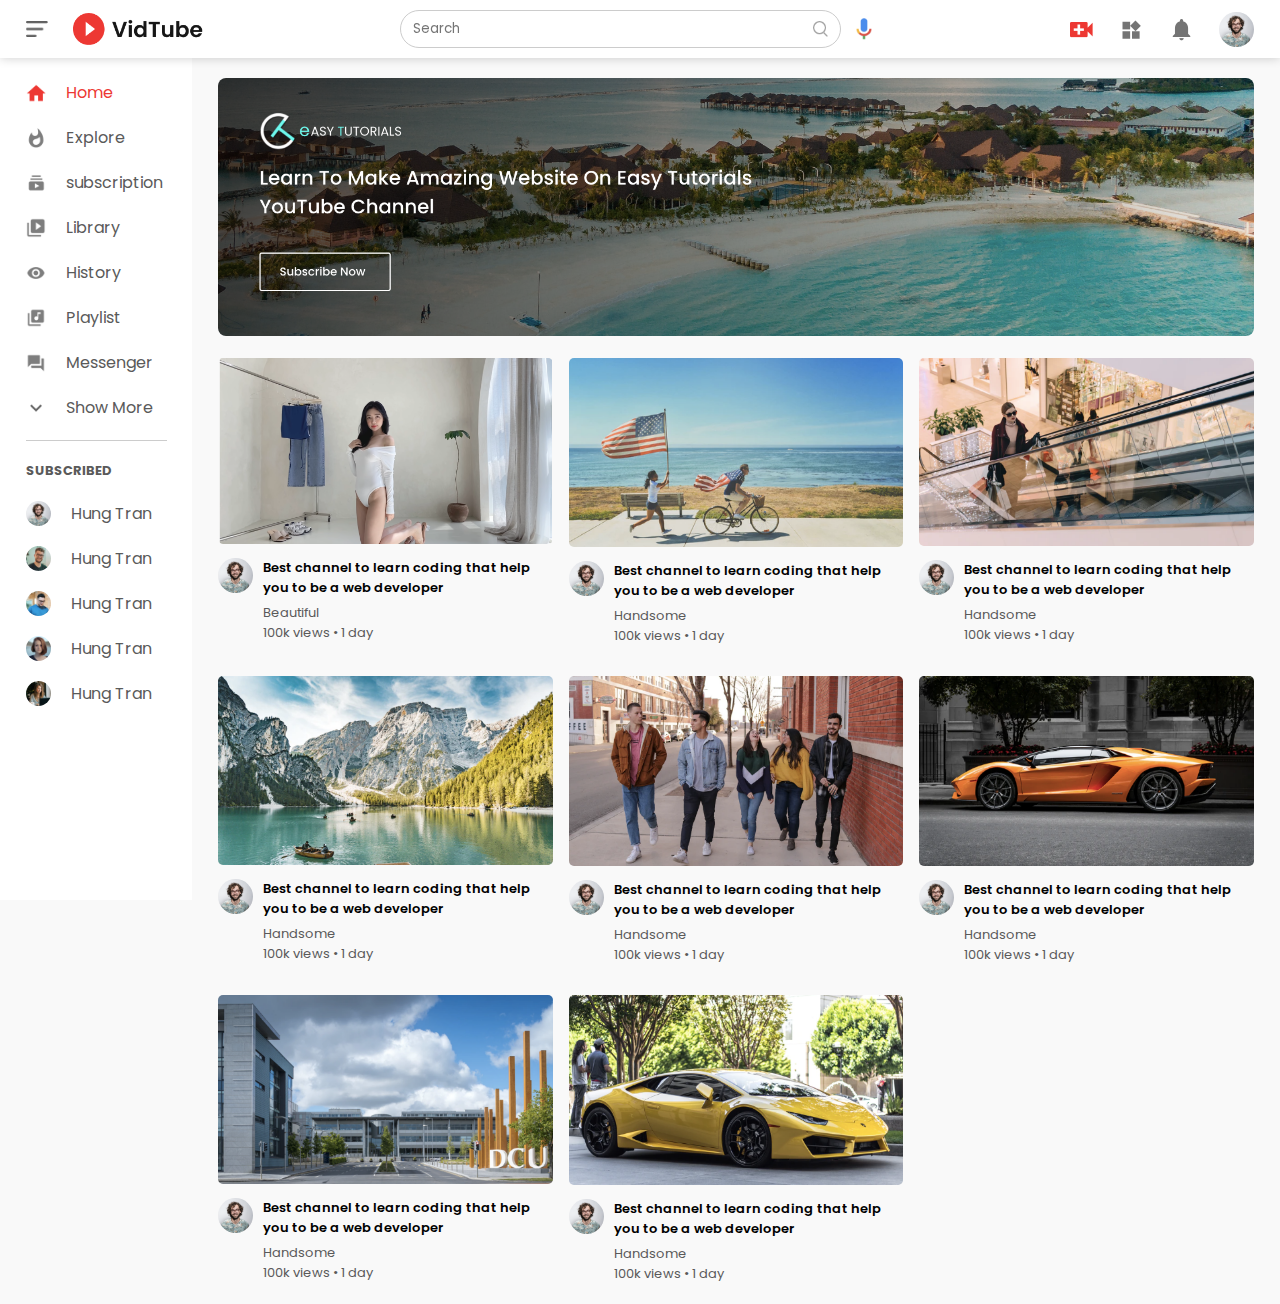
<file: webyoutube/index.html>
<!DOCTYPE html>
<html lang="en">
<head>
    <meta charset="UTF-8">
    <meta http-equiv="X-UA-Compatible" content="IE=edge">
    <meta name="viewport" content="width=device-width, initial-scale=1.0">
    <title>Youtube Fake - Make by HungTC</title>
    <link rel="icon" href="https://www.youtube.com/s/desktop/6e055025/img/favicon_32x32.png" type="image/gif" sizes="16x16">
    <link rel="preconnect" href="https://fonts.googleapis.com">
    <link rel="preconnect" href="https://fonts.gstatic.com" crossorigin>
    <link href="https://fonts.googleapis.com/css2?family=Poppins:ital,wght@0,100;0,200;0,300;0,400;0,500;0,600;1,100;1,200;1,300;1,400;1,500&display=swap" rel="stylesheet">
    <link rel="stylesheet" href="https://cdnjs.cloudflare.com/ajax/libs/font-awesome/5.15.4/css/all.min.css" integrity="sha512-1ycn6IcaQQ40/MKBW2W4Rhis/DbILU74C1vSrLJxCq57o941Ym01SwNsOMqvEBFlcgUa6xLiPY/NS5R+E6ztJQ==" crossorigin="anonymous" referrerpolicy="no-referrer" />
    <link rel="stylesheet" href="./assets/css/style.css">
</head>
<body>
    <!-- Nav -->
    <nav class="flex-div">

        <div class="nav-left flex-div">
            <img class="menu-icon" src="./assets/img/menu.png" alt="">
            <img class="logo" src="./assets/img/logo.png" alt="">
        </div>

        <div class="nav-middle flex-div">
            <div class="search-box flex-div">
                <input type="text" placeholder="Search">
                <img src="./assets/img/search.png" alt="">
            </div>
            <img class="mic-icon" src="./assets/img/voice-search.png" alt="">
        </div>

        <div class="nav-right flex-div">
            <img src="./assets/img/upload.png" alt="">
            <img src="./assets/img/more.png" alt="">
            <img src="./assets/img/notification.png" alt="">
            <img class="user-icon" src="./assets/img/Jack.png" alt="">
        </div>

    </nav>

    <!-- Side bar -->
    <div class="sidebar">
        <div class="shortcut-link">
            <a href=""><img src="./assets/img/home.png" alt=""><p>Home</p></a>
            <a href=""><img src="./assets/img/explore.png" alt=""><p>Explore</p></a>
            <a href=""><img src="./assets/img/subscriprion.png" alt=""><p>subscription</p></a>
            <a href=""><img src="./assets/img/library.png" alt=""><p>Library</p></a>
            <a href=""><img src="./assets/img/history.png" alt=""><p>History</p></a>
            <a href=""><img src="./assets/img/playlist.png" alt=""><p>Playlist</p></a>
            <a href=""><img src="./assets/img/messages.png" alt=""><p>Messenger</p></a>
            <a href=""><img src="./assets/img/show-more.png" alt=""><p>Show More</p></a>
            <hr>
        </div>

        <div class="subscribed-list">
            <h3>SUBSCRIBED</h3>
            <a href=""><img src="./assets/img/Jack.png" alt=""><p>Hung Tran</p></a>
            <a href=""><img src="./assets/img/simon.png" alt=""><p>Hung Tran</p></a>
            <a href=""><img src="./assets/img/tom.png" alt=""><p>Hung Tran</p></a>
            <a href=""><img src="./assets/img/megan.png" alt=""><p>Hung Tran</p></a>
            <a href=""><img src="./assets/img/cameron.png" alt=""><p>Hung Tran</p></a>
        </div>
    </div>

    <!-- main -->
    <div class="container">
        <div class="banner">
            <img src="./assets/img/banner.png" alt="">
        </div>

        <div class="list-container">
            <div class="vid-list">
                <a href="playvideo.html" target="_blank"><img class="thumbnail" src="./assets/img/lookbook.PNG" alt=""></a>
                <div class="flex-div">
                    <img src="./assets/img/Jack.png" alt="">
                    <div class="vid-info">
                        <a href="playvideo.html" target="_blank">Best channel to learn coding that help you to be a web developer</a>
                        <p>Beautiful</p>
                        <p>100k views &bull; 1 day</p>
                    </div>
                </div>
            </div>
            <div class="vid-list">
                <a href=""><img class="thumbnail" src="./assets/img/thumbnail2.png" alt=""></a>
                <div class="flex-div">
                    <img src="./assets/img/Jack.png" alt="">
                    <div class="vid-info">
                        <a href="">Best channel to learn coding that help you to be a web developer</a>
                        <p>Handsome</p>
                        <p>100k views &bull; 1 day</p>
                    </div>
                </div>
            </div>
            <div class="vid-list">
                <a href=""><img class="thumbnail" src="./assets/img/thumbnail3.png" alt=""></a>
                <div class="flex-div">
                    <img src="./assets/img/Jack.png" alt="">
                    <div class="vid-info">
                        <a href="">Best channel to learn coding that help you to be a web developer</a>
                        <p>Handsome</p>
                        <p>100k views &bull; 1 day</p>
                    </div>
                </div>
            </div>
            <div class="vid-list">
                <a href=""><img class="thumbnail" src="./assets/img/thumbnail4.png" alt=""></a>
                <div class="flex-div">
                    <img src="./assets/img/Jack.png" alt="">
                    <div class="vid-info">
                        <a href="">Best channel to learn coding that help you to be a web developer</a>
                        <p>Handsome</p>
                        <p>100k views &bull; 1 day</p>
                    </div>
                </div>
            </div>
            <div class="vid-list">
                <a href=""><img class="thumbnail" src="./assets/img/thumbnail5.png" alt=""></a>
                <div class="flex-div">
                    <img src="./assets/img/Jack.png" alt="">
                    <div class="vid-info">
                        <a href="">Best channel to learn coding that help you to be a web developer</a>
                        <p>Handsome</p>
                        <p>100k views &bull; 1 day</p>
                    </div>
                </div>
            </div>
            <div class="vid-list">
                <a href=""><img class="thumbnail" src="./assets/img/thumbnail6.png" alt=""></a>
                <div class="flex-div">
                    <img src="./assets/img/Jack.png" alt="">
                    <div class="vid-info">
                        <a href="">Best channel to learn coding that help you to be a web developer</a>
                        <p>Handsome</p>
                        <p>100k views &bull; 1 day</p>
                    </div>
                </div>
            </div>
            <div class="vid-list">
                <a href=""><img class="thumbnail" src="./assets/img/thumbnail7.png" alt=""></a>
                <div class="flex-div">
                    <img src="./assets/img/Jack.png" alt="">
                    <div class="vid-info">
                        <a href="">Best channel to learn coding that help you to be a web developer</a>
                        <p>Handsome</p>
                        <p>100k views &bull; 1 day</p>
                    </div>
                </div>
            </div>
            <div class="vid-list">
                <a href=""><img class="thumbnail" src="./assets/img/thumbnail8.png" alt=""></a>
                <div class="flex-div">
                    <img src="./assets/img/Jack.png" alt="">
                    <div class="vid-info">
                        <a href="">Best channel to learn coding that help you to be a web developer</a>
                        <p>Handsome</p>
                        <p>100k views &bull; 1 day</p>
                    </div>
                </div>
            </div>
        </div>
    </div>












    <script src="./assets/js/main.js"></script>
</body>
</html>
</file>
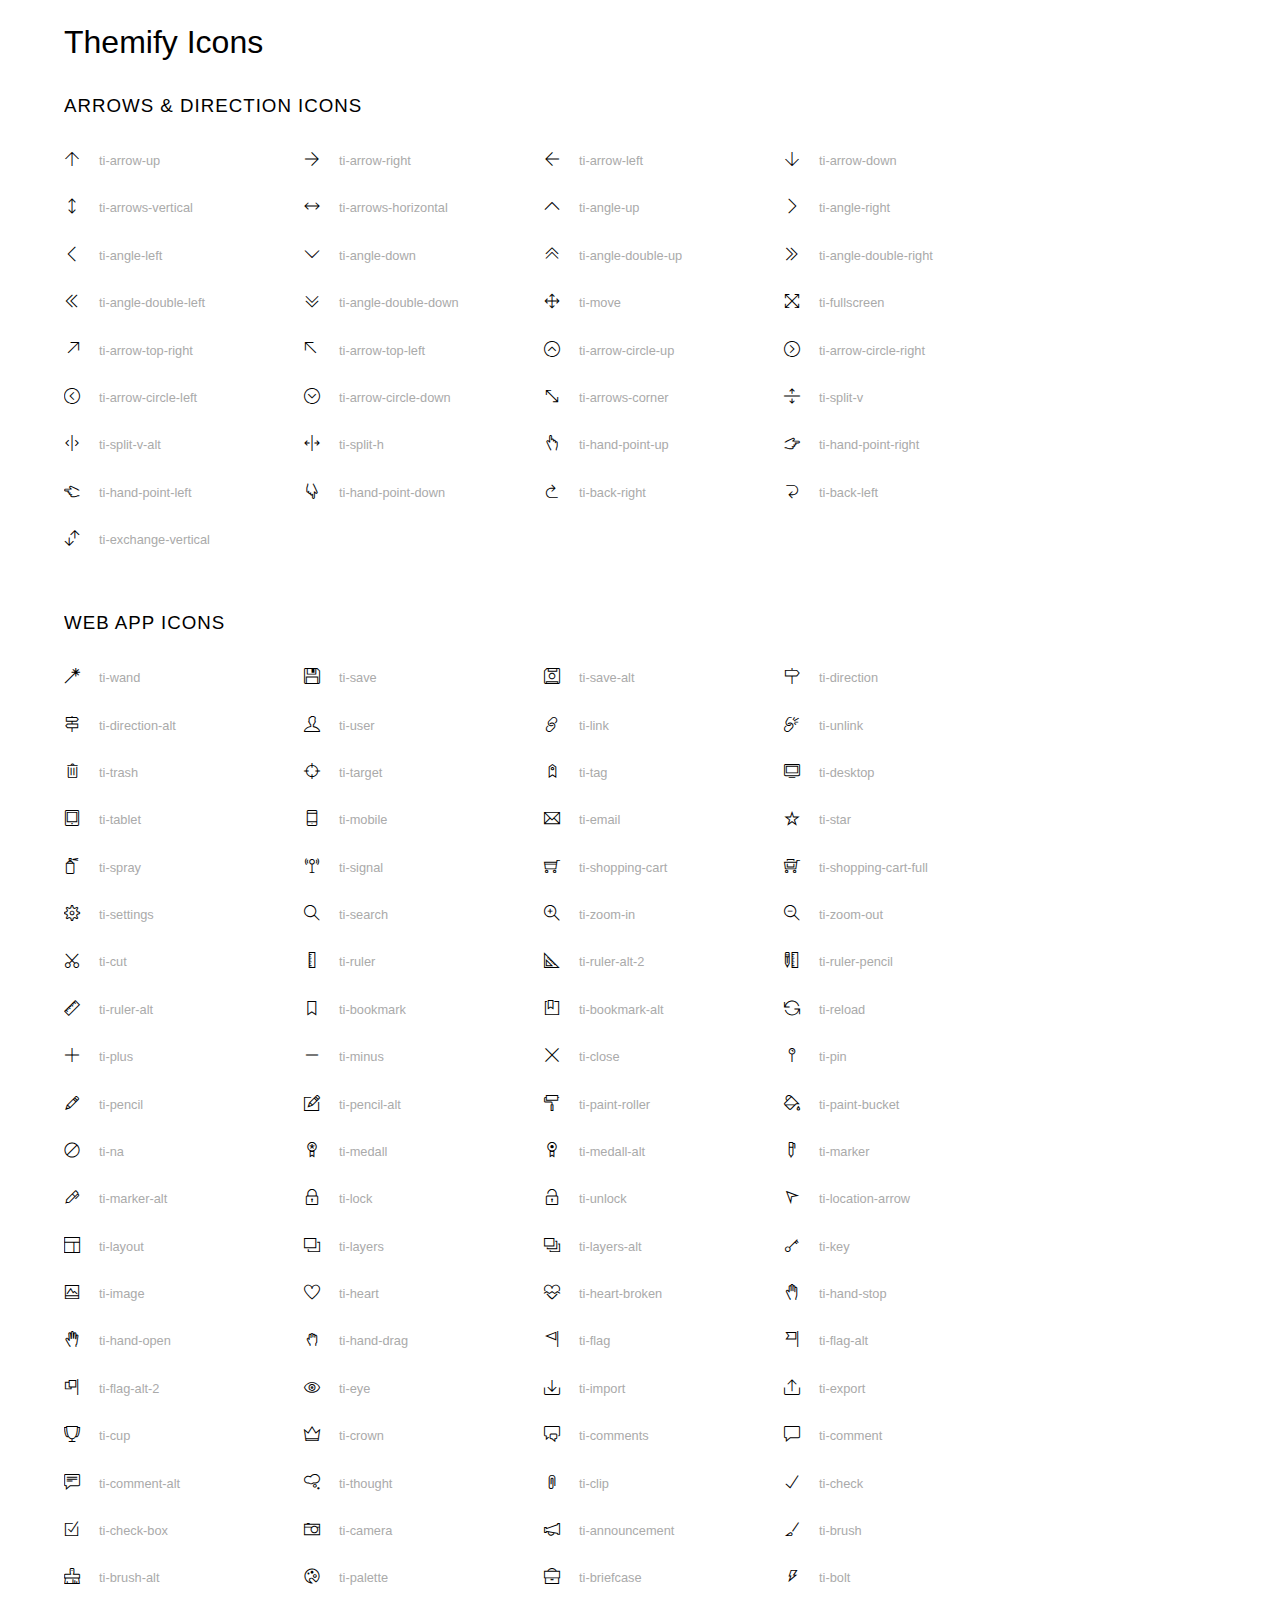
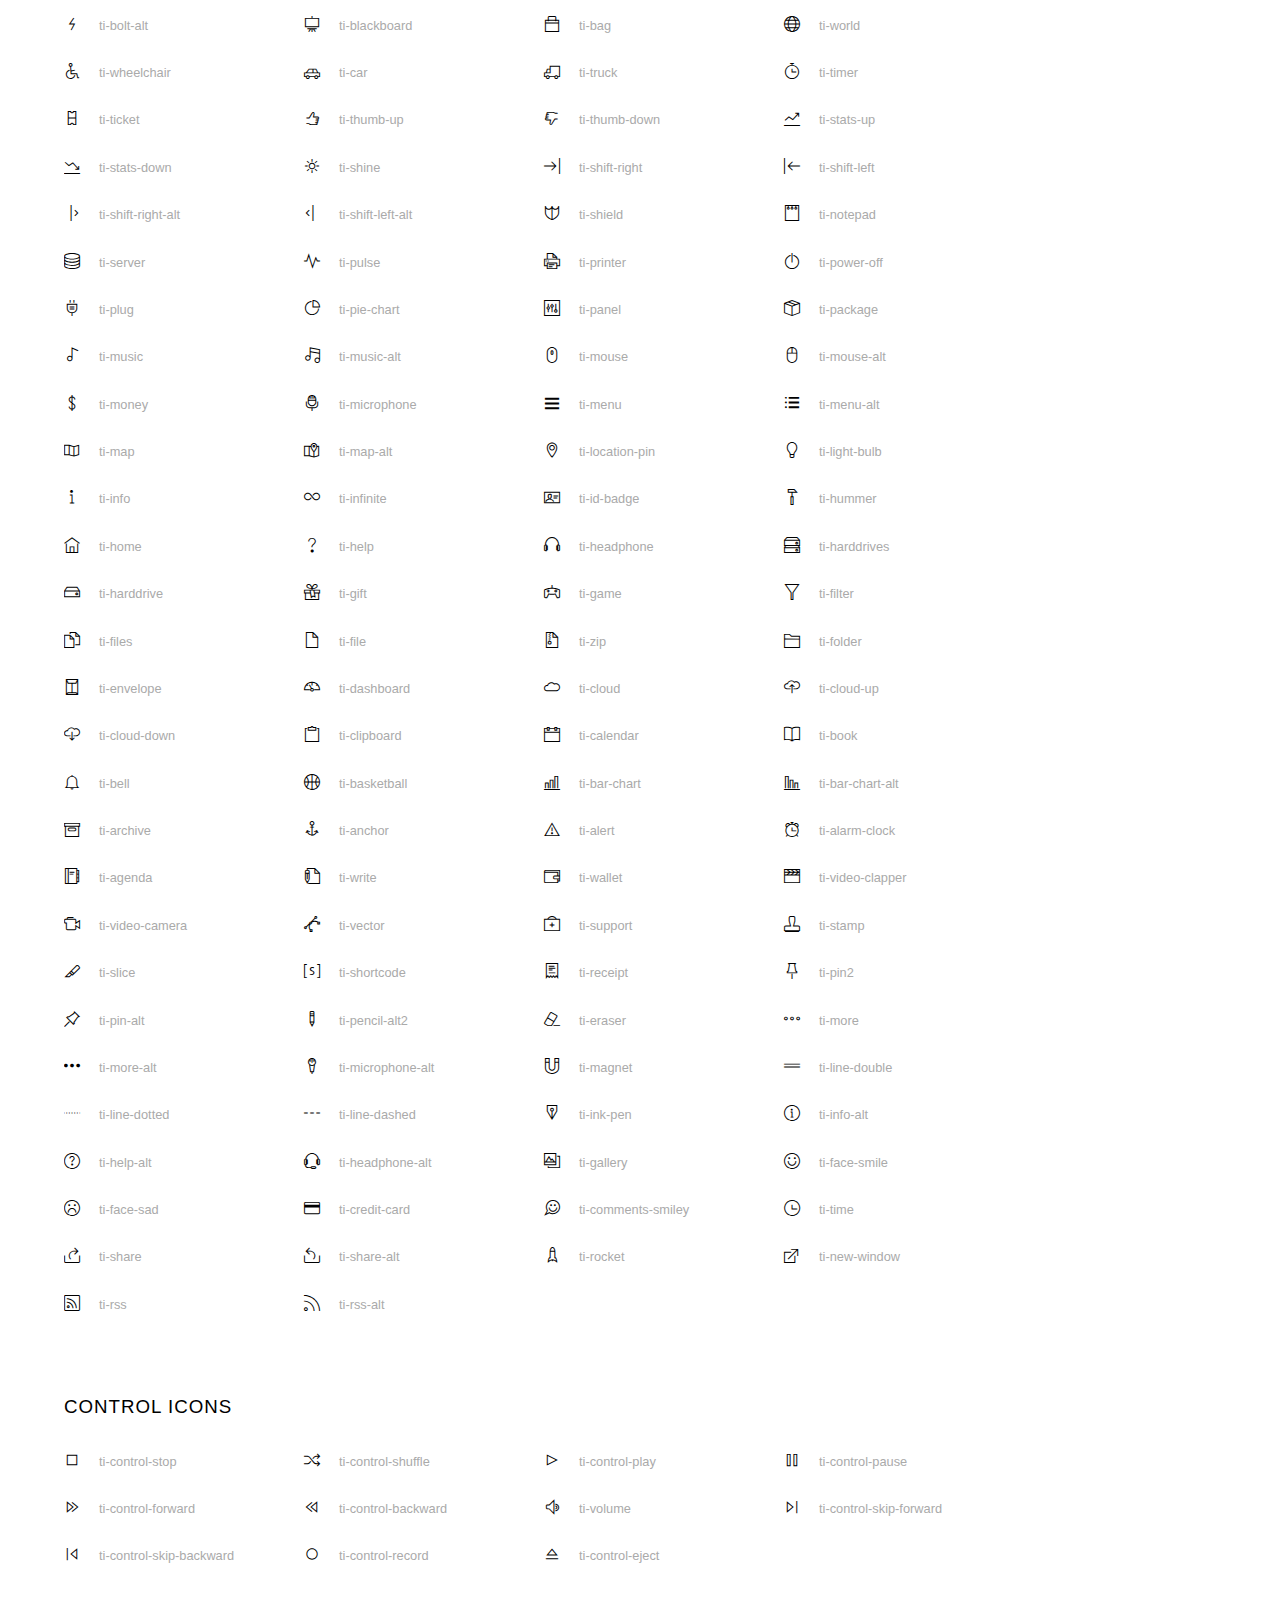
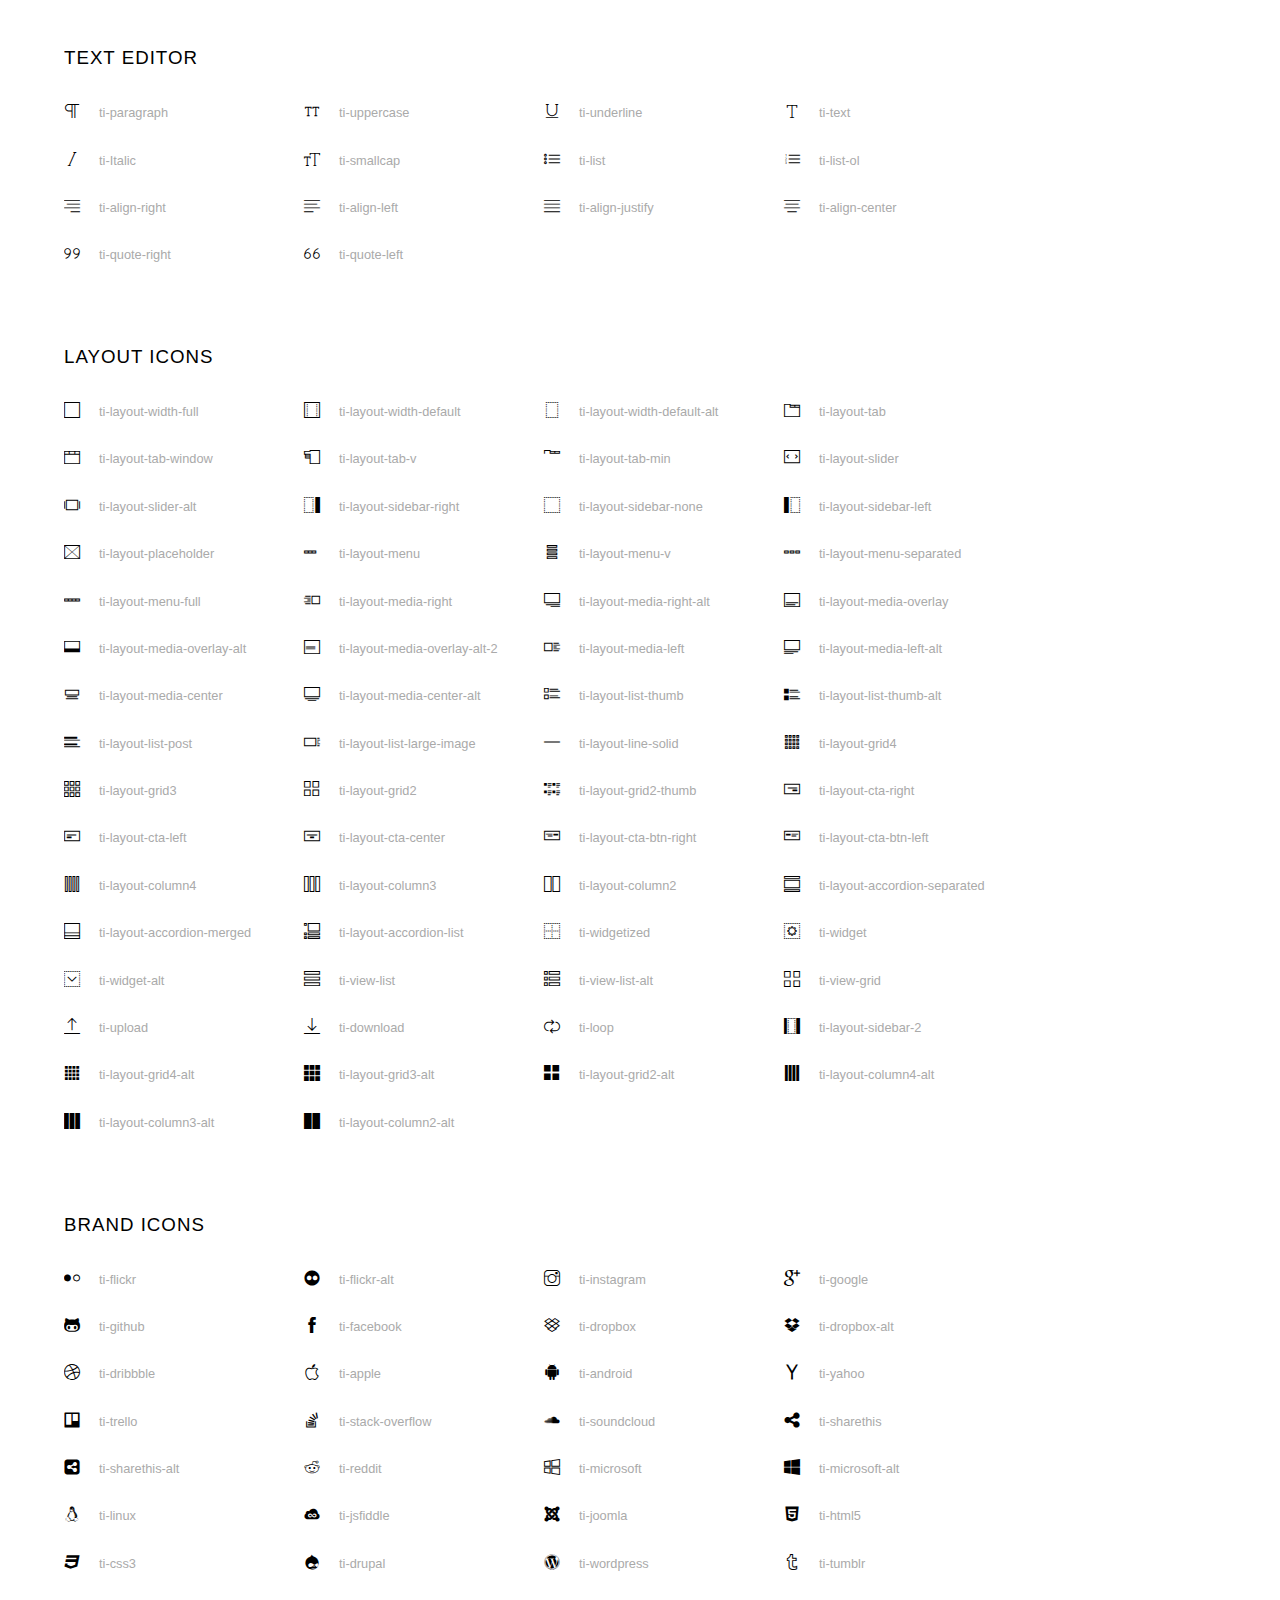
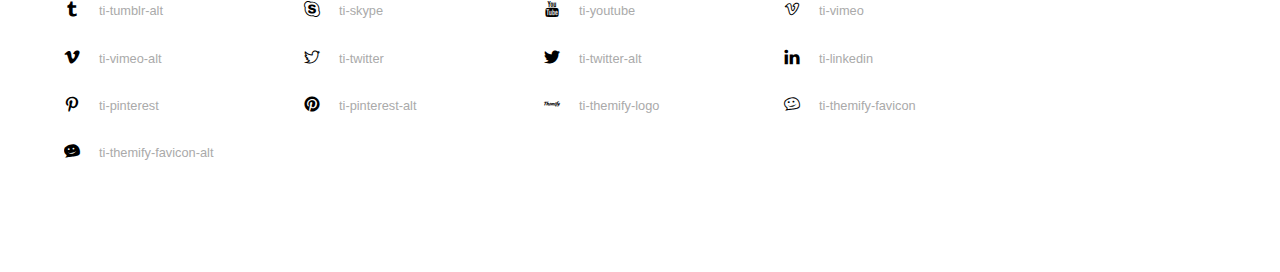
<file: assets/fonts/themify-icons/index.html>
<!doctype html>
<html>
<head>
	<meta charset="utf-8">
	<title>Themify Icon Font</title>
	<meta name="viewport" content="width=device-width">
	<link rel="stylesheet" href="demo-files/demo.css">
	<link rel="stylesheet" href="themify-icons.css">
	<!--[if lt IE 8]><!-->
	<link rel="stylesheet" href="ie7/ie7.css">
	<!--<![endif]-->
</head>
<body>
	<h1>Themify Icons</h1>

	<div class="icon-section">

		<div class="icon-section">
			<h3>Arrows &amp; Direction Icons </h3>

			<div class="icon-container">
				<span class="ti-arrow-up"></span><span class="icon-name"> ti-arrow-up</span>
			</div>
			<div class="icon-container">
				<span class="ti-arrow-right"></span><span class="icon-name"> ti-arrow-right</span>
			</div>
			<div class="icon-container">
				<span class="ti-arrow-left"></span><span class="icon-name"> ti-arrow-left</span>
			</div>
			<div class="icon-container">
				<span class="ti-arrow-down"></span><span class="icon-name"> ti-arrow-down</span>
			</div>
			<div class="icon-container">
				<span class="ti-arrows-vertical"></span><span class="icon-name"> ti-arrows-vertical</span>
			</div>
			<div class="icon-container">
				<span class="ti-arrows-horizontal"></span><span class="icon-name"> ti-arrows-horizontal</span>
			</div>
			<div class="icon-container">
				<span class="ti-angle-up"></span><span class="icon-name"> ti-angle-up</span>
			</div>
			<div class="icon-container">
				<span class="ti-angle-right"></span><span class="icon-name"> ti-angle-right</span>
			</div>
			<div class="icon-container">
				<span class="ti-angle-left"></span><span class="icon-name"> ti-angle-left</span>
			</div>
			<div class="icon-container">
				<span class="ti-angle-down"></span><span class="icon-name"> ti-angle-down</span>
			</div>	
			<div class="icon-container">
				<span class="ti-angle-double-up"></span><span class="icon-name"> ti-angle-double-up</span>
			</div>
			<div class="icon-container">
				<span class="ti-angle-double-right"></span><span class="icon-name"> ti-angle-double-right</span>
			</div>
			<div class="icon-container">
				<span class="ti-angle-double-left"></span><span class="icon-name"> ti-angle-double-left</span>
			</div>
			<div class="icon-container">
				<span class="ti-angle-double-down"></span><span class="icon-name"> ti-angle-double-down</span>
			</div>					
			<div class="icon-container">
				<span class="ti-move"></span><span class="icon-name"> ti-move</span>
			</div>
			<div class="icon-container">
				<span class="ti-fullscreen"></span><span class="icon-name"> ti-fullscreen</span>
			</div>
			<div class="icon-container">
				<span class="ti-arrow-top-right"></span><span class="icon-name"> ti-arrow-top-right</span>
			</div>
			<div class="icon-container">
				<span class="ti-arrow-top-left"></span><span class="icon-name"> ti-arrow-top-left</span>
			</div>
			<div class="icon-container">
				<span class="ti-arrow-circle-up"></span><span class="icon-name"> ti-arrow-circle-up</span>
			</div>
			<div class="icon-container">
				<span class="ti-arrow-circle-right"></span><span class="icon-name"> ti-arrow-circle-right</span>
			</div>
			<div class="icon-container">
				<span class="ti-arrow-circle-left"></span><span class="icon-name"> ti-arrow-circle-left</span>
			</div>
			<div class="icon-container">
				<span class="ti-arrow-circle-down"></span><span class="icon-name"> ti-arrow-circle-down</span>
			</div>
			<div class="icon-container">
				<span class="ti-arrows-corner"></span><span class="icon-name"> ti-arrows-corner</span>
			</div>
			<div class="icon-container">
				<span class="ti-split-v"></span><span class="icon-name"> ti-split-v</span>
			</div>

			<div class="icon-container">
				<span class="ti-split-v-alt"></span><span class="icon-name"> ti-split-v-alt</span>
			</div>
			<div class="icon-container">
				<span class="ti-split-h"></span><span class="icon-name"> ti-split-h</span>
			</div>
			<div class="icon-container">
				<span class="ti-hand-point-up"></span><span class="icon-name"> ti-hand-point-up</span>
			</div>
			<div class="icon-container">
				<span class="ti-hand-point-right"></span><span class="icon-name"> ti-hand-point-right</span>
			</div>
			<div class="icon-container">
				<span class="ti-hand-point-left"></span><span class="icon-name"> ti-hand-point-left</span>
			</div>
			<div class="icon-container">
				<span class="ti-hand-point-down"></span><span class="icon-name"> ti-hand-point-down</span>
			</div>
			<div class="icon-container">
				<span class="ti-back-right"></span><span class="icon-name"> ti-back-right</span>
			</div>
			<div class="icon-container">
				<span class="ti-back-left"></span><span class="icon-name"> ti-back-left</span>
			</div>
			<div class="icon-container">
				<span class="ti-exchange-vertical"></span><span class="icon-name"> ti-exchange-vertical</span>
			</div>

		</div> <!-- Arrows Icons -->



		<h3>Web App Icons</h3>
		
		<div class="icon-section">

			<div class="icon-container">
				<span class="ti-wand"></span><span class="icon-name"> ti-wand</span>
			</div>
			<div class="icon-container">
				<span class="ti-save"></span><span class="icon-name"> ti-save</span>
			</div>
			<div class="icon-container">
				<span class="ti-save-alt"></span><span class="icon-name"> ti-save-alt</span>
			</div>

			<div class="icon-container">
				<span class="ti-direction"></span><span class="icon-name"> ti-direction</span>
			</div>
			<div class="icon-container">
				<span class="ti-direction-alt"></span><span class="icon-name"> ti-direction-alt</span>
			</div>
			<div class="icon-container">
				<span class="ti-user"></span><span class="icon-name"> ti-user</span>
			</div>
			<div class="icon-container">
				<span class="ti-link"></span><span class="icon-name"> ti-link</span>
			</div>
			<div class="icon-container">
				<span class="ti-unlink"></span><span class="icon-name"> ti-unlink</span>
			</div>
			<div class="icon-container">
				<span class="ti-trash"></span><span class="icon-name"> ti-trash</span>
			</div>
			<div class="icon-container">
				<span class="ti-target"></span><span class="icon-name"> ti-target</span>
			</div>
			<div class="icon-container">
				<span class="ti-tag"></span><span class="icon-name"> ti-tag</span>
			</div>
			<div class="icon-container">
				<span class="ti-desktop"></span><span class="icon-name"> ti-desktop</span>
			</div>
			<div class="icon-container">
				<span class="ti-tablet"></span><span class="icon-name"> ti-tablet</span>
			</div>
			<div class="icon-container">
				<span class="ti-mobile"></span><span class="icon-name"> ti-mobile</span>
			</div>
			<div class="icon-container">
				<span class="ti-email"></span><span class="icon-name"> ti-email</span>
			</div>	
			<div class="icon-container">
				<span class="ti-star"></span><span class="icon-name"> ti-star</span>
			</div>
			<div class="icon-container">
				<span class="ti-spray"></span><span class="icon-name"> ti-spray</span>
			</div>
			<div class="icon-container">
				<span class="ti-signal"></span><span class="icon-name"> ti-signal</span>
			</div>
			<div class="icon-container">
				<span class="ti-shopping-cart"></span><span class="icon-name"> ti-shopping-cart</span>
			</div>
			<div class="icon-container">
				<span class="ti-shopping-cart-full"></span><span class="icon-name"> ti-shopping-cart-full</span>
			</div>
			<div class="icon-container">
				<span class="ti-settings"></span><span class="icon-name"> ti-settings</span>
			</div>
			<div class="icon-container">
				<span class="ti-search"></span><span class="icon-name"> ti-search</span>
			</div>
			<div class="icon-container">
				<span class="ti-zoom-in"></span><span class="icon-name"> ti-zoom-in</span>
			</div>
			<div class="icon-container">
				<span class="ti-zoom-out"></span><span class="icon-name"> ti-zoom-out</span>
			</div>
			<div class="icon-container">
				<span class="ti-cut"></span><span class="icon-name"> ti-cut</span>
			</div>
			<div class="icon-container">
				<span class="ti-ruler"></span><span class="icon-name"> ti-ruler</span>
			</div>
			<div class="icon-container">
				<span class="ti-ruler-alt-2"></span><span class="icon-name"> ti-ruler-alt-2</span>
			</div>			
			<div class="icon-container">
				<span class="ti-ruler-pencil"></span><span class="icon-name"> ti-ruler-pencil</span>
			</div>
			<div class="icon-container">
				<span class="ti-ruler-alt"></span><span class="icon-name"> ti-ruler-alt</span>
			</div>
			<div class="icon-container">
				<span class="ti-bookmark"></span><span class="icon-name"> ti-bookmark</span>
			</div>
			<div class="icon-container">
				<span class="ti-bookmark-alt"></span><span class="icon-name"> ti-bookmark-alt</span>
			</div>
			<div class="icon-container">
				<span class="ti-reload"></span><span class="icon-name"> ti-reload</span>
			</div>
			<div class="icon-container">
				<span class="ti-plus"></span><span class="icon-name"> ti-plus</span>
			</div>
			<div class="icon-container">
				<span class="ti-minus"></span><span class="icon-name"> ti-minus</span>
			</div>
			<div class="icon-container">
				<span class="ti-close"></span><span class="icon-name"> ti-close</span>
			</div>			
			<div class="icon-container">
				<span class="ti-pin"></span><span class="icon-name"> ti-pin</span>
			</div>
			<div class="icon-container">
				<span class="ti-pencil"></span><span class="icon-name"> ti-pencil</span>
			</div>
					
		  	<div class="icon-container">
				<span class="ti-pencil-alt"></span><span class="icon-name"> ti-pencil-alt</span>
			</div>
			<div class="icon-container">
				<span class="ti-paint-roller"></span><span class="icon-name"> ti-paint-roller</span>
			</div>
			<div class="icon-container">
				<span class="ti-paint-bucket"></span><span class="icon-name"> ti-paint-bucket</span>
			</div>
			<div class="icon-container">
				<span class="ti-na"></span><span class="icon-name"> ti-na</span>
			</div>
			<div class="icon-container">
				<span class="ti-medall"></span><span class="icon-name"> ti-medall</span>
			</div>
			<div class="icon-container">
				<span class="ti-medall-alt"></span><span class="icon-name"> ti-medall-alt</span>
			</div>
			<div class="icon-container">
				<span class="ti-marker"></span><span class="icon-name"> ti-marker</span>
			</div>
			<div class="icon-container">
				<span class="ti-marker-alt"></span><span class="icon-name"> ti-marker-alt</span>
			</div>

			<div class="icon-container">
				<span class="ti-lock"></span><span class="icon-name"> ti-lock</span>
			</div>
			<div class="icon-container">
				<span class="ti-unlock"></span><span class="icon-name"> ti-unlock</span>
			</div>
			<div class="icon-container">
				<span class="ti-location-arrow"></span><span class="icon-name"> ti-location-arrow</span>
			</div>
			<div class="icon-container">
				<span class="ti-layout"></span><span class="icon-name"> ti-layout</span>
			</div>
			<div class="icon-container">
				<span class="ti-layers"></span><span class="icon-name"> ti-layers</span>
			</div>
			<div class="icon-container">
				<span class="ti-layers-alt"></span><span class="icon-name"> ti-layers-alt</span>
			</div>
			<div class="icon-container">
				<span class="ti-key"></span><span class="icon-name"> ti-key</span>
			</div>
			<div class="icon-container">
				<span class="ti-image"></span><span class="icon-name"> ti-image</span>
			</div>
			<div class="icon-container">
				<span class="ti-heart"></span><span class="icon-name"> ti-heart</span>
			</div>
			<div class="icon-container">
				<span class="ti-heart-broken"></span><span class="icon-name"> ti-heart-broken</span>
			</div>
			<div class="icon-container">
				<span class="ti-hand-stop"></span><span class="icon-name"> ti-hand-stop</span>
			</div>
			<div class="icon-container">
				<span class="ti-hand-open"></span><span class="icon-name"> ti-hand-open</span>
			</div>
			<div class="icon-container">
				<span class="ti-hand-drag"></span><span class="icon-name"> ti-hand-drag</span>
			</div>
			<div class="icon-container">
				<span class="ti-flag"></span><span class="icon-name"> ti-flag</span>
			</div>
			<div class="icon-container">
				<span class="ti-flag-alt"></span><span class="icon-name"> ti-flag-alt</span>
			</div>
			<div class="icon-container">
				<span class="ti-flag-alt-2"></span><span class="icon-name"> ti-flag-alt-2</span>
			</div>
			<div class="icon-container">
				<span class="ti-eye"></span><span class="icon-name"> ti-eye</span>
			</div>
			<div class="icon-container">
				<span class="ti-import"></span><span class="icon-name"> ti-import</span>
			</div>			
			<div class="icon-container">
				<span class="ti-export"></span><span class="icon-name"> ti-export</span>
			</div>
			<div class="icon-container">
				<span class="ti-cup"></span><span class="icon-name"> ti-cup</span>
			</div>
			<div class="icon-container">
				<span class="ti-crown"></span><span class="icon-name"> ti-crown</span>
			</div>
			<div class="icon-container">
				<span class="ti-comments"></span><span class="icon-name"> ti-comments</span>
			</div>
			<div class="icon-container">
				<span class="ti-comment"></span><span class="icon-name"> ti-comment</span>
			</div>
			<div class="icon-container">
				<span class="ti-comment-alt"></span><span class="icon-name"> ti-comment-alt</span>
			</div>
			<div class="icon-container">
				<span class="ti-thought"></span><span class="icon-name"> ti-thought</span>
			</div>			
			<div class="icon-container">
				<span class="ti-clip"></span><span class="icon-name"> ti-clip</span>
			</div>

			<div class="icon-container">
				<span class="ti-check"></span><span class="icon-name"> ti-check</span>
			</div>
			<div class="icon-container">
				<span class="ti-check-box"></span><span class="icon-name"> ti-check-box</span>
			</div>
			<div class="icon-container">
				<span class="ti-camera"></span><span class="icon-name"> ti-camera</span>
			</div>
			<div class="icon-container">
				<span class="ti-announcement"></span><span class="icon-name"> ti-announcement</span>
			</div>
			<div class="icon-container">
				<span class="ti-brush"></span><span class="icon-name"> ti-brush</span>
			</div>
			<div class="icon-container">
				<span class="ti-brush-alt"></span><span class="icon-name"> ti-brush-alt</span>
			</div>
			<div class="icon-container">
				<span class="ti-palette"></span><span class="icon-name"> ti-palette</span>
			</div>			
			<div class="icon-container">
				<span class="ti-briefcase"></span><span class="icon-name"> ti-briefcase</span>
			</div>
			<div class="icon-container">
				<span class="ti-bolt"></span><span class="icon-name"> ti-bolt</span>
			</div>
			<div class="icon-container">
				<span class="ti-bolt-alt"></span><span class="icon-name"> ti-bolt-alt</span>
			</div>
			<div class="icon-container">
				<span class="ti-blackboard"></span><span class="icon-name"> ti-blackboard</span>
			</div>
			<div class="icon-container">
				<span class="ti-bag"></span><span class="icon-name"> ti-bag</span>
			</div>
			<div class="icon-container">
				<span class="ti-world"></span><span class="icon-name"> ti-world</span>
			</div>
			<div class="icon-container">
				<span class="ti-wheelchair"></span><span class="icon-name"> ti-wheelchair</span>
			</div>
			<div class="icon-container">
				<span class="ti-car"></span><span class="icon-name"> ti-car</span>
			</div>
			<div class="icon-container">
				<span class="ti-truck"></span><span class="icon-name"> ti-truck</span>
			</div>
			<div class="icon-container">
				<span class="ti-timer"></span><span class="icon-name"> ti-timer</span>
			</div>
			<div class="icon-container">
				<span class="ti-ticket"></span><span class="icon-name"> ti-ticket</span>
			</div>
			<div class="icon-container">
				<span class="ti-thumb-up"></span><span class="icon-name"> ti-thumb-up</span>
			</div>
			<div class="icon-container">
				<span class="ti-thumb-down"></span><span class="icon-name"> ti-thumb-down</span>
			</div>

			<div class="icon-container">
				<span class="ti-stats-up"></span><span class="icon-name"> ti-stats-up</span>
			</div>
			<div class="icon-container">
				<span class="ti-stats-down"></span><span class="icon-name"> ti-stats-down</span>
			</div>
			<div class="icon-container">
				<span class="ti-shine"></span><span class="icon-name"> ti-shine</span>
			</div>
			<div class="icon-container">
				<span class="ti-shift-right"></span><span class="icon-name"> ti-shift-right</span>
			</div>
			<div class="icon-container">
				<span class="ti-shift-left"></span><span class="icon-name"> ti-shift-left</span>
			</div>

			<div class="icon-container">
				<span class="ti-shift-right-alt"></span><span class="icon-name"> ti-shift-right-alt</span>
			</div>
			<div class="icon-container">
				<span class="ti-shift-left-alt"></span><span class="icon-name"> ti-shift-left-alt</span>
			</div>
			<div class="icon-container">
				<span class="ti-shield"></span><span class="icon-name"> ti-shield</span>
			</div>
			<div class="icon-container">
				<span class="ti-notepad"></span><span class="icon-name"> ti-notepad</span>
			</div>
			<div class="icon-container">
				<span class="ti-server"></span><span class="icon-name"> ti-server</span>
			</div>

			<div class="icon-container">
				<span class="ti-pulse"></span><span class="icon-name"> ti-pulse</span>
			</div>
			<div class="icon-container">
				<span class="ti-printer"></span><span class="icon-name"> ti-printer</span>
			</div>
			<div class="icon-container">
				<span class="ti-power-off"></span><span class="icon-name"> ti-power-off</span>
			</div>
			<div class="icon-container">
				<span class="ti-plug"></span><span class="icon-name"> ti-plug</span>
			</div>
			<div class="icon-container">
				<span class="ti-pie-chart"></span><span class="icon-name"> ti-pie-chart</span>
			</div>

			<div class="icon-container">
				<span class="ti-panel"></span><span class="icon-name"> ti-panel</span>
			</div>
			<div class="icon-container">
				<span class="ti-package"></span><span class="icon-name"> ti-package</span>
			</div>
			<div class="icon-container">
				<span class="ti-music"></span><span class="icon-name"> ti-music</span>
			</div>
			<div class="icon-container">
				<span class="ti-music-alt"></span><span class="icon-name"> ti-music-alt</span>
			</div>
			<div class="icon-container">
				<span class="ti-mouse"></span><span class="icon-name"> ti-mouse</span>
			</div>
			<div class="icon-container">
				<span class="ti-mouse-alt"></span><span class="icon-name"> ti-mouse-alt</span>
			</div>
			<div class="icon-container">
				<span class="ti-money"></span><span class="icon-name"> ti-money</span>
			</div>
			<div class="icon-container">
				<span class="ti-microphone"></span><span class="icon-name"> ti-microphone</span>
			</div>
			<div class="icon-container">
				<span class="ti-menu"></span><span class="icon-name"> ti-menu</span>
			</div>
			<div class="icon-container">
				<span class="ti-menu-alt"></span><span class="icon-name"> ti-menu-alt</span>
			</div>
			<div class="icon-container">
				<span class="ti-map"></span><span class="icon-name"> ti-map</span>
			</div>
			<div class="icon-container">
				<span class="ti-map-alt"></span><span class="icon-name"> ti-map-alt</span>
			</div>

			<div class="icon-container">
				<span class="ti-location-pin"></span><span class="icon-name"> ti-location-pin</span>
			</div>

			<div class="icon-container">
				<span class="ti-light-bulb"></span><span class="icon-name"> ti-light-bulb</span>
			</div>
			<div class="icon-container">
				<span class="ti-info"></span><span class="icon-name"> ti-info</span>
			</div>
			<div class="icon-container">
				<span class="ti-infinite"></span><span class="icon-name"> ti-infinite</span>
			</div>
			<div class="icon-container">
				<span class="ti-id-badge"></span><span class="icon-name"> ti-id-badge</span>
			</div>
			<div class="icon-container">
				<span class="ti-hummer"></span><span class="icon-name"> ti-hummer</span>
			</div>
			<div class="icon-container">
				<span class="ti-home"></span><span class="icon-name"> ti-home</span>
			</div>
			<div class="icon-container">
				<span class="ti-help"></span><span class="icon-name"> ti-help</span>
			</div>
			<div class="icon-container">
				<span class="ti-headphone"></span><span class="icon-name"> ti-headphone</span>
			</div>
			<div class="icon-container">
				<span class="ti-harddrives"></span><span class="icon-name"> ti-harddrives</span>
			</div>
			<div class="icon-container">
				<span class="ti-harddrive"></span><span class="icon-name"> ti-harddrive</span>
			</div>
			<div class="icon-container">
				<span class="ti-gift"></span><span class="icon-name"> ti-gift</span>
			</div>
			<div class="icon-container">
				<span class="ti-game"></span><span class="icon-name"> ti-game</span>
			</div>
			<div class="icon-container">
				<span class="ti-filter"></span><span class="icon-name"> ti-filter</span>
			</div>
			<div class="icon-container">
				<span class="ti-files"></span><span class="icon-name"> ti-files</span>
			</div>
			<div class="icon-container">
				<span class="ti-file"></span><span class="icon-name"> ti-file</span>
			</div>
			<div class="icon-container">
				<span class="ti-zip"></span><span class="icon-name"> ti-zip</span>
			</div>
			<div class="icon-container">
				<span class="ti-folder"></span><span class="icon-name"> ti-folder</span>
			</div>			
			<div class="icon-container">
				<span class="ti-envelope"></span><span class="icon-name"> ti-envelope</span>
			</div>


			<div class="icon-container">
				<span class="ti-dashboard"></span><span class="icon-name"> ti-dashboard</span>
			</div>
			<div class="icon-container">
				<span class="ti-cloud"></span><span class="icon-name"> ti-cloud</span>
			</div>
			<div class="icon-container">
				<span class="ti-cloud-up"></span><span class="icon-name"> ti-cloud-up</span>
			</div>
			<div class="icon-container">
				<span class="ti-cloud-down"></span><span class="icon-name"> ti-cloud-down</span>
			</div>
			<div class="icon-container">
				<span class="ti-clipboard"></span><span class="icon-name"> ti-clipboard</span>
			</div>
			<div class="icon-container">
				<span class="ti-calendar"></span><span class="icon-name"> ti-calendar</span>
			</div>
			<div class="icon-container">
				<span class="ti-book"></span><span class="icon-name"> ti-book</span>
			</div>
			<div class="icon-container">
				<span class="ti-bell"></span><span class="icon-name"> ti-bell</span>
			</div>
			<div class="icon-container">
				<span class="ti-basketball"></span><span class="icon-name"> ti-basketball</span>
			</div>
			<div class="icon-container">
				<span class="ti-bar-chart"></span><span class="icon-name"> ti-bar-chart</span>
			</div>
			<div class="icon-container">
				<span class="ti-bar-chart-alt"></span><span class="icon-name"> ti-bar-chart-alt</span>
			</div>


			<div class="icon-container">
				<span class="ti-archive"></span><span class="icon-name"> ti-archive</span>
			</div>
			<div class="icon-container">
				<span class="ti-anchor"></span><span class="icon-name"> ti-anchor</span>
			</div>

			<div class="icon-container">
				<span class="ti-alert"></span><span class="icon-name"> ti-alert</span>
			</div>
			<div class="icon-container">
				<span class="ti-alarm-clock"></span><span class="icon-name"> ti-alarm-clock</span>
			</div>
			<div class="icon-container">
				<span class="ti-agenda"></span><span class="icon-name"> ti-agenda</span>
			</div>
			<div class="icon-container">
				<span class="ti-write"></span><span class="icon-name"> ti-write</span>
			</div>

			<div class="icon-container">
				<span class="ti-wallet"></span><span class="icon-name"> ti-wallet</span>
			</div>
			<div class="icon-container">
				<span class="ti-video-clapper"></span><span class="icon-name"> ti-video-clapper</span>
			</div>
			<div class="icon-container">
				<span class="ti-video-camera"></span><span class="icon-name"> ti-video-camera</span>
			</div>
			<div class="icon-container">
				<span class="ti-vector"></span><span class="icon-name"> ti-vector</span>
			</div>

			<div class="icon-container">
				<span class="ti-support"></span><span class="icon-name"> ti-support</span>
			</div>
			<div class="icon-container">
				<span class="ti-stamp"></span><span class="icon-name"> ti-stamp</span>
			</div>
			<div class="icon-container">
				<span class="ti-slice"></span><span class="icon-name"> ti-slice</span>
			</div>
			<div class="icon-container">
				<span class="ti-shortcode"></span><span class="icon-name"> ti-shortcode</span>
			</div>
			<div class="icon-container">
				<span class="ti-receipt"></span><span class="icon-name"> ti-receipt</span>
			</div>
			<div class="icon-container">
				<span class="ti-pin2"></span><span class="icon-name"> ti-pin2</span>
			</div>
			<div class="icon-container">
				<span class="ti-pin-alt"></span><span class="icon-name"> ti-pin-alt</span>
			</div>
			<div class="icon-container">
				<span class="ti-pencil-alt2"></span><span class="icon-name"> ti-pencil-alt2</span>
			</div>
			<div class="icon-container">
				<span class="ti-eraser"></span><span class="icon-name"> ti-eraser</span>
			</div>			
			<div class="icon-container">
				<span class="ti-more"></span><span class="icon-name"> ti-more</span>
			</div>
			<div class="icon-container">
				<span class="ti-more-alt"></span><span class="icon-name"> ti-more-alt</span>
			</div>
			<div class="icon-container">
				<span class="ti-microphone-alt"></span><span class="icon-name"> ti-microphone-alt</span>
			</div>
			<div class="icon-container">
				<span class="ti-magnet"></span><span class="icon-name"> ti-magnet</span>
			</div>
			<div class="icon-container">
				<span class="ti-line-double"></span><span class="icon-name"> ti-line-double</span>
			</div>
			<div class="icon-container">
				<span class="ti-line-dotted"></span><span class="icon-name"> ti-line-dotted</span>
			</div>
			<div class="icon-container">
				<span class="ti-line-dashed"></span><span class="icon-name"> ti-line-dashed</span>
			</div>

			<div class="icon-container">
				<span class="ti-ink-pen"></span><span class="icon-name"> ti-ink-pen</span>
			</div>
			<div class="icon-container">
				<span class="ti-info-alt"></span><span class="icon-name"> ti-info-alt</span>
			</div>
			<div class="icon-container">
				<span class="ti-help-alt"></span><span class="icon-name"> ti-help-alt</span>
			</div>
			<div class="icon-container">
				<span class="ti-headphone-alt"></span><span class="icon-name"> ti-headphone-alt</span>
			</div>

			<div class="icon-container">
				<span class="ti-gallery"></span><span class="icon-name"> ti-gallery</span>
			</div>
			<div class="icon-container">
				<span class="ti-face-smile"></span><span class="icon-name"> ti-face-smile</span>
			</div>
			<div class="icon-container">
				<span class="ti-face-sad"></span><span class="icon-name"> ti-face-sad</span>
			</div>
			<div class="icon-container">
				<span class="ti-credit-card"></span><span class="icon-name"> ti-credit-card</span>
			</div>
			<div class="icon-container">
				<span class="ti-comments-smiley"></span><span class="icon-name"> ti-comments-smiley</span>
			</div>
			<div class="icon-container">
				<span class="ti-time"></span><span class="icon-name"> ti-time</span>
			</div>
			<div class="icon-container">
				<span class="ti-share"></span><span class="icon-name"> ti-share</span>
			</div>
			<div class="icon-container">
				<span class="ti-share-alt"></span><span class="icon-name"> ti-share-alt</span>
			</div>
			<div class="icon-container">
				<span class="ti-rocket"></span><span class="icon-name"> ti-rocket</span>
			</div>

			<div class="icon-container">
				<span class="ti-new-window"></span><span class="icon-name"> ti-new-window</span>
			</div>

			<div class="icon-container">
				<span class="ti-rss"></span><span class="icon-name"> ti-rss</span>
			</div>

			<div class="icon-container">
				<span class="ti-rss-alt"></span><span class="icon-name"> ti-rss-alt</span>
			</div>
			
		</div><!-- Web App Icons -->


		<div class="icon-section">
			<h3>Control Icons</h3>
			<div class="icon-container">
				<span class="ti-control-stop"></span><span class="icon-name"> ti-control-stop</span>
			</div>
			<div class="icon-container">
				<span class="ti-control-shuffle"></span><span class="icon-name"> ti-control-shuffle</span>
			</div>
			<div class="icon-container">
				<span class="ti-control-play"></span><span class="icon-name"> ti-control-play</span>
			</div>
			<div class="icon-container">
				<span class="ti-control-pause"></span><span class="icon-name"> ti-control-pause</span>
			</div>
			<div class="icon-container">
				<span class="ti-control-forward"></span><span class="icon-name"> ti-control-forward</span>
			</div>
			<div class="icon-container">
				<span class="ti-control-backward"></span><span class="icon-name"> ti-control-backward</span>
			</div>	
			<div class="icon-container">
				<span class="ti-volume"></span><span class="icon-name"> ti-volume</span>
			</div>
			<div class="icon-container">
				<span class="ti-control-skip-forward"></span><span class="icon-name"> ti-control-skip-forward</span>
			</div>
			<div class="icon-container">
				<span class="ti-control-skip-backward"></span><span class="icon-name"> ti-control-skip-backward</span>
			</div>
			<div class="icon-container">
				<span class="ti-control-record"></span><span class="icon-name"> ti-control-record</span>
			</div>
			<div class="icon-container">
				<span class="ti-control-eject"></span><span class="icon-name"> ti-control-eject</span>
			</div>			
		</div> <!-- Control Icons -->


		<div class="icon-section">
			<h3>Text Editor</h3>

			<div class="icon-container">
				<span class="ti-paragraph"></span><span class="icon-name"> ti-paragraph</span>
			</div>
			<div class="icon-container">
				<span class="ti-uppercase"></span><span class="icon-name"> ti-uppercase</span>
			</div>

			<div class="icon-container">
				<span class="ti-underline"></span><span class="icon-name"> ti-underline</span>
			</div>
			<div class="icon-container">
				<span class="ti-text"></span><span class="icon-name"> ti-text</span>
			</div>
			<div class="icon-container">
				<span class="ti-Italic"></span><span class="icon-name"> ti-Italic</span>
			</div>
			<div class="icon-container">
				<span class="ti-smallcap"></span><span class="icon-name"> ti-smallcap</span>
			</div>
			<div class="icon-container">
				<span class="ti-list"></span><span class="icon-name"> ti-list</span>
			</div>
			<div class="icon-container">
				<span class="ti-list-ol"></span><span class="icon-name"> ti-list-ol</span>
			</div>
			<div class="icon-container">
				<span class="ti-align-right"></span><span class="icon-name"> ti-align-right</span>
			</div>
			<div class="icon-container">
				<span class="ti-align-left"></span><span class="icon-name"> ti-align-left</span>
			</div>
			<div class="icon-container">
				<span class="ti-align-justify"></span><span class="icon-name"> ti-align-justify</span>
			</div>
			<div class="icon-container">
				<span class="ti-align-center"></span><span class="icon-name"> ti-align-center</span>
			</div>
			<div class="icon-container">
				<span class="ti-quote-right"></span><span class="icon-name"> ti-quote-right</span>
			</div>
			<div class="icon-container">
				<span class="ti-quote-left"></span><span class="icon-name"> ti-quote-left</span>
			</div>

		</div> <!-- Text Editor -->



		<div class="icon-section">
			<h3>Layout Icons</h3>
			<div class="icon-container">
				<span class="ti-layout-width-full"></span><span class="icon-name"> ti-layout-width-full</span>
			</div>
			<div class="icon-container">
				<span class="ti-layout-width-default"></span><span class="icon-name"> ti-layout-width-default</span>
			</div>
			<div class="icon-container">
				<span class="ti-layout-width-default-alt"></span><span class="icon-name"> ti-layout-width-default-alt</span>
			</div>
			<div class="icon-container">
				<span class="ti-layout-tab"></span><span class="icon-name"> ti-layout-tab</span>
			</div>
			<div class="icon-container">
				<span class="ti-layout-tab-window"></span><span class="icon-name"> ti-layout-tab-window</span>
			</div>
			<div class="icon-container">
				<span class="ti-layout-tab-v"></span><span class="icon-name"> ti-layout-tab-v</span>
			</div>
			<div class="icon-container">
				<span class="ti-layout-tab-min"></span><span class="icon-name"> ti-layout-tab-min</span>
			</div>
			<div class="icon-container">
				<span class="ti-layout-slider"></span><span class="icon-name"> ti-layout-slider</span>
			</div>
			<div class="icon-container">
				<span class="ti-layout-slider-alt"></span><span class="icon-name"> ti-layout-slider-alt</span>
			</div>
			<div class="icon-container">
				<span class="ti-layout-sidebar-right"></span><span class="icon-name"> ti-layout-sidebar-right</span>
			</div>
			<div class="icon-container">
				<span class="ti-layout-sidebar-none"></span><span class="icon-name"> ti-layout-sidebar-none</span>
			</div>
			<div class="icon-container">
				<span class="ti-layout-sidebar-left"></span><span class="icon-name"> ti-layout-sidebar-left</span>
			</div>
			<div class="icon-container">
				<span class="ti-layout-placeholder"></span><span class="icon-name"> ti-layout-placeholder</span>
			</div>
			<div class="icon-container">
				<span class="ti-layout-menu"></span><span class="icon-name"> ti-layout-menu</span>
			</div>
			<div class="icon-container">
				<span class="ti-layout-menu-v"></span><span class="icon-name"> ti-layout-menu-v</span>
			</div>
			<div class="icon-container">
				<span class="ti-layout-menu-separated"></span><span class="icon-name"> ti-layout-menu-separated</span>
			</div>
			<div class="icon-container">
				<span class="ti-layout-menu-full"></span><span class="icon-name"> ti-layout-menu-full</span>
			</div>
			<div class="icon-container">
				<span class="ti-layout-media-right"></span><span class="icon-name"> ti-layout-media-right</span>
			</div>
			<div class="icon-container">
				<span class="ti-layout-media-right-alt"></span><span class="icon-name"> ti-layout-media-right-alt</span>
			</div>
			<div class="icon-container">
				<span class="ti-layout-media-overlay"></span><span class="icon-name"> ti-layout-media-overlay</span>
			</div>
			<div class="icon-container">
				<span class="ti-layout-media-overlay-alt"></span><span class="icon-name"> ti-layout-media-overlay-alt</span>
			</div>
			<div class="icon-container">
				<span class="ti-layout-media-overlay-alt-2"></span><span class="icon-name"> ti-layout-media-overlay-alt-2</span>
			</div>
			<div class="icon-container">
				<span class="ti-layout-media-left"></span><span class="icon-name"> ti-layout-media-left</span>
			</div>
			<div class="icon-container">
				<span class="ti-layout-media-left-alt"></span><span class="icon-name"> ti-layout-media-left-alt</span>
			</div>
			<div class="icon-container">
				<span class="ti-layout-media-center"></span><span class="icon-name"> ti-layout-media-center</span>
			</div>
			<div class="icon-container">
				<span class="ti-layout-media-center-alt"></span><span class="icon-name"> ti-layout-media-center-alt</span>
			</div>
			<div class="icon-container">
				<span class="ti-layout-list-thumb"></span><span class="icon-name"> ti-layout-list-thumb</span>
			</div>
			<div class="icon-container">
				<span class="ti-layout-list-thumb-alt"></span><span class="icon-name"> ti-layout-list-thumb-alt</span>
			</div>
			<div class="icon-container">
				<span class="ti-layout-list-post"></span><span class="icon-name"> ti-layout-list-post</span>
			</div>
			<div class="icon-container">
				<span class="ti-layout-list-large-image"></span><span class="icon-name"> ti-layout-list-large-image</span>
			</div>
			<div class="icon-container">
				<span class="ti-layout-line-solid"></span><span class="icon-name"> ti-layout-line-solid</span>
			</div>
			<div class="icon-container">
				<span class="ti-layout-grid4"></span><span class="icon-name"> ti-layout-grid4</span>
			</div>
			<div class="icon-container">
				<span class="ti-layout-grid3"></span><span class="icon-name"> ti-layout-grid3</span>
			</div>
			<div class="icon-container">
				<span class="ti-layout-grid2"></span><span class="icon-name"> ti-layout-grid2</span>
			</div>
			<div class="icon-container">
				<span class="ti-layout-grid2-thumb"></span><span class="icon-name"> ti-layout-grid2-thumb</span>
			</div>
			<div class="icon-container">
				<span class="ti-layout-cta-right"></span><span class="icon-name"> ti-layout-cta-right</span>
			</div>
			<div class="icon-container">
				<span class="ti-layout-cta-left"></span><span class="icon-name"> ti-layout-cta-left</span>
			</div>
			<div class="icon-container">
				<span class="ti-layout-cta-center"></span><span class="icon-name"> ti-layout-cta-center</span>
			</div>
			<div class="icon-container">
				<span class="ti-layout-cta-btn-right"></span><span class="icon-name"> ti-layout-cta-btn-right</span>
			</div>
			<div class="icon-container">
				<span class="ti-layout-cta-btn-left"></span><span class="icon-name"> ti-layout-cta-btn-left</span>
			</div>
			<div class="icon-container">
				<span class="ti-layout-column4"></span><span class="icon-name"> ti-layout-column4</span>
			</div>
			<div class="icon-container">
				<span class="ti-layout-column3"></span><span class="icon-name"> ti-layout-column3</span>
			</div>
			<div class="icon-container">
				<span class="ti-layout-column2"></span><span class="icon-name"> ti-layout-column2</span>
			</div>
			<div class="icon-container">
				<span class="ti-layout-accordion-separated"></span><span class="icon-name"> ti-layout-accordion-separated</span>
			</div>
			<div class="icon-container">
				<span class="ti-layout-accordion-merged"></span><span class="icon-name"> ti-layout-accordion-merged</span>
			</div>
			<div class="icon-container">
				<span class="ti-layout-accordion-list"></span><span class="icon-name"> ti-layout-accordion-list</span>
			</div>
			<div class="icon-container">
				<span class="ti-widgetized"></span><span class="icon-name"> ti-widgetized</span>
			</div>
			<div class="icon-container">
				<span class="ti-widget"></span><span class="icon-name"> ti-widget</span>
			</div>
			<div class="icon-container">
				<span class="ti-widget-alt"></span><span class="icon-name"> ti-widget-alt</span>
			</div>
			<div class="icon-container">
				<span class="ti-view-list"></span><span class="icon-name"> ti-view-list</span>
			</div>
			<div class="icon-container">
				<span class="ti-view-list-alt"></span><span class="icon-name"> ti-view-list-alt</span>
			</div>
			<div class="icon-container">
				<span class="ti-view-grid"></span><span class="icon-name"> ti-view-grid</span>
			</div>
			<div class="icon-container">
				<span class="ti-upload"></span><span class="icon-name"> ti-upload</span>
			</div>
			<div class="icon-container">
				<span class="ti-download"></span><span class="icon-name"> ti-download</span>
			</div>	
			<div class="icon-container">
				<span class="ti-loop"></span><span class="icon-name"> ti-loop</span>
			</div>
			<div class="icon-container">
				<span class="ti-layout-sidebar-2"></span><span class="icon-name"> ti-layout-sidebar-2</span>
			</div>
			<div class="icon-container">
				<span class="ti-layout-grid4-alt"></span><span class="icon-name"> ti-layout-grid4-alt</span>
			</div>
			<div class="icon-container">
				<span class="ti-layout-grid3-alt"></span><span class="icon-name"> ti-layout-grid3-alt</span>
			</div>
			<div class="icon-container">
				<span class="ti-layout-grid2-alt"></span><span class="icon-name"> ti-layout-grid2-alt</span>
			</div>
			<div class="icon-container">
				<span class="ti-layout-column4-alt"></span><span class="icon-name"> ti-layout-column4-alt</span>
			</div>
			<div class="icon-container">
				<span class="ti-layout-column3-alt"></span><span class="icon-name"> ti-layout-column3-alt</span>
			</div>
			<div class="icon-container">
				<span class="ti-layout-column2-alt"></span><span class="icon-name"> ti-layout-column2-alt</span>
			</div>		


		</div> <!-- Layout Icons -->


		<div class="icon-section">
			<h3>Brand Icons</h3>

			<div class="icon-container">
				<span class="ti-flickr"></span><span class="icon-name"> ti-flickr</span>
			</div>
			<div class="icon-container">
				<span class="ti-flickr-alt"></span><span class="icon-name"> ti-flickr-alt</span>
			</div>			
			<div class="icon-container">
				<span class="ti-instagram"></span><span class="icon-name"> ti-instagram</span>
			</div>
			<div class="icon-container">
				<span class="ti-google"></span><span class="icon-name"> ti-google</span>
			</div>
			<div class="icon-container">
				<span class="ti-github"></span><span class="icon-name"> ti-github</span>
			</div>

			<div class="icon-container">
				<span class="ti-facebook"></span><span class="icon-name"> ti-facebook</span>
			</div>
			<div class="icon-container">
				<span class="ti-dropbox"></span><span class="icon-name"> ti-dropbox</span>
			</div>
			<div class="icon-container">
				<span class="ti-dropbox-alt"></span><span class="icon-name"> ti-dropbox-alt</span>
			</div>
			<div class="icon-container">
				<span class="ti-dribbble"></span><span class="icon-name"> ti-dribbble</span>
			</div>
			<div class="icon-container">
				<span class="ti-apple"></span><span class="icon-name"> ti-apple</span>
			</div>
			<div class="icon-container">
				<span class="ti-android"></span><span class="icon-name"> ti-android</span>
			</div>
			<div class="icon-container">
				<span class="ti-yahoo"></span><span class="icon-name"> ti-yahoo</span>
			</div>
			<div class="icon-container">
				<span class="ti-trello"></span><span class="icon-name"> ti-trello</span>
			</div>
			<div class="icon-container">
				<span class="ti-stack-overflow"></span><span class="icon-name"> ti-stack-overflow</span>
			</div>
			<div class="icon-container">
				<span class="ti-soundcloud"></span><span class="icon-name"> ti-soundcloud</span>
			</div>
			<div class="icon-container">
				<span class="ti-sharethis"></span><span class="icon-name"> ti-sharethis</span>
			</div>
			<div class="icon-container">
				<span class="ti-sharethis-alt"></span><span class="icon-name"> ti-sharethis-alt</span>
			</div>
			<div class="icon-container">
				<span class="ti-reddit"></span><span class="icon-name"> ti-reddit</span>
			</div>

			<div class="icon-container">
				<span class="ti-microsoft"></span><span class="icon-name"> ti-microsoft</span>
			</div>
			<div class="icon-container">
				<span class="ti-microsoft-alt"></span><span class="icon-name"> ti-microsoft-alt</span>
			</div>
			<div class="icon-container">
				<span class="ti-linux"></span><span class="icon-name"> ti-linux</span>
			</div>
			<div class="icon-container">
				<span class="ti-jsfiddle"></span><span class="icon-name"> ti-jsfiddle</span>
			</div>
			<div class="icon-container">
				<span class="ti-joomla"></span><span class="icon-name"> ti-joomla</span>
			</div>
			<div class="icon-container">
				<span class="ti-html5"></span><span class="icon-name"> ti-html5</span>
			</div>
			<div class="icon-container">
				<span class="ti-css3"></span><span class="icon-name"> ti-css3</span>
			</div>	
			<div class="icon-container">
				<span class="ti-drupal"></span><span class="icon-name"> ti-drupal</span>
			</div>
			<div class="icon-container">
				<span class="ti-wordpress"></span><span class="icon-name"> ti-wordpress</span>
			</div>		
			<div class="icon-container">
				<span class="ti-tumblr"></span><span class="icon-name"> ti-tumblr</span>
			</div>
			<div class="icon-container">
				<span class="ti-tumblr-alt"></span><span class="icon-name"> ti-tumblr-alt</span>
			</div>
			<div class="icon-container">
				<span class="ti-skype"></span><span class="icon-name"> ti-skype</span>
			</div>
			<div class="icon-container">
				<span class="ti-youtube"></span><span class="icon-name"> ti-youtube</span>
			</div>
			<div class="icon-container">
				<span class="ti-vimeo"></span><span class="icon-name"> ti-vimeo</span>
			</div>
			<div class="icon-container">
				<span class="ti-vimeo-alt"></span><span class="icon-name"> ti-vimeo-alt</span>
			</div>			
			<div class="icon-container">
				<span class="ti-twitter"></span><span class="icon-name"> ti-twitter</span>
			</div>
			<div class="icon-container">
				<span class="ti-twitter-alt"></span><span class="icon-name"> ti-twitter-alt</span>
			</div>
			<div class="icon-container">
				<span class="ti-linkedin"></span><span class="icon-name"> ti-linkedin</span>
			</div>
			<div class="icon-container">
				<span class="ti-pinterest"></span><span class="icon-name"> ti-pinterest</span>
			</div>

			<div class="icon-container">
				<span class="ti-pinterest-alt"></span><span class="icon-name"> ti-pinterest-alt</span>
			</div>
			<div class="icon-container">
				<span class="ti-themify-logo"></span><span class="icon-name"> ti-themify-logo</span>
			</div>
			<div class="icon-container">
				<span class="ti-themify-favicon"></span><span class="icon-name"> ti-themify-favicon</span>
			</div>
			<div class="icon-container">
				<span class="ti-themify-favicon-alt"></span><span class="icon-name"> ti-themify-favicon-alt</span>
			</div>

		</div> <!-- brand Icons -->

	</div>

</body>
</html>
</file>
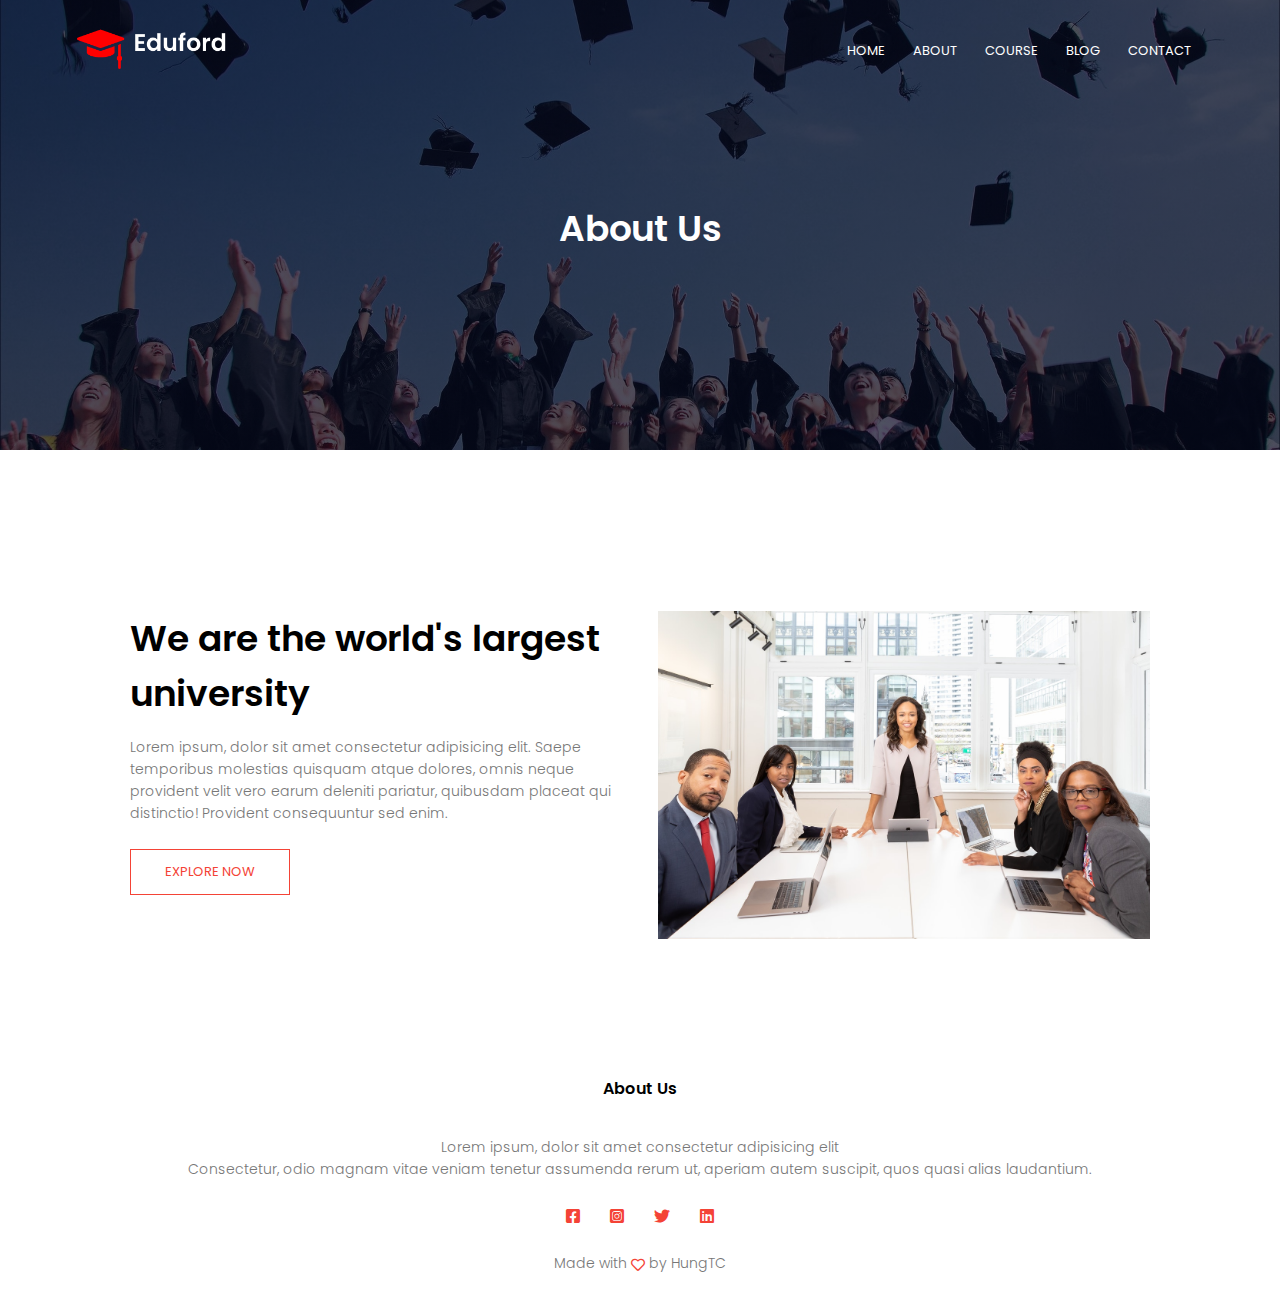
<file: Web/about.html>
<!DOCTYPE html>
<html lang="en">
<head>
    <meta charset="UTF-8">
    <meta http-equiv="X-UA-Compatible" content="IE=edge">
    <meta name="viewport" content="width=device-width, initial-scale=1.0">
    <title>About Us</title>
    <link rel="stylesheet" href="https://cdnjs.cloudflare.com/ajax/libs/font-awesome/5.15.4/css/all.min.css" integrity="sha512-1ycn6IcaQQ40/MKBW2W4Rhis/DbILU74C1vSrLJxCq57o941Ym01SwNsOMqvEBFlcgUa6xLiPY/NS5R+E6ztJQ==" crossorigin="anonymous" referrerpolicy="no-referrer" />
    <link rel="preconnect" href="https://fonts.googleapis.com">
    <link rel="preconnect" href="https://fonts.gstatic.com" crossorigin>
    <link href="https://fonts.googleapis.com/css2?family=Poppins:ital,wght@0,100;0,200;0,300;0,400;0,600;0,800;1,100;1,300;1,400;1,500;1,600&display=swap" rel="stylesheet">
    <link rel="stylesheet" href="./assets/css/style.css">
</head>
<body>
    <!-- Header -->
    <section class="sub-header">

        <nav>
            <a href="index.html">
                <img src="./assets/img/logo.png" alt="">
            </a>

            <div class="nav-links" id="navLinks">
                <i class="fas fa-times" onclick="hideMenu()"></i>
                <ul>
                    <li><a href="index.html">Home</a></li>
                    <li><a href="about.html">About</a></li>
                    <li><a href="course.html">Course</a></li>
                    <li><a href="blog.html">Blog</a></li>
                    <li><a href="contact.html">Contact</a></li>
                </ul>
            </div>
            <i class="fas fa-bars" onclick="showMenu()"></i>
        </nav>
        <h1>About Us</h1>

    </section>

    <!-- about us content -->
    <section class="about-us">

        <div class="row">
            <div class="about-col">
                <h1>We are the world's largest university</h1>
                <p>
                    Lorem ipsum, dolor sit amet consectetur adipisicing elit. Saepe temporibus molestias quisquam atque dolores, omnis neque provident velit vero earum deleniti pariatur, quibusdam placeat qui distinctio! Provident consequuntur sed enim.
                </p>
                <a href="" class="hero-btn red-btn">EXPLORE NOW</a>
            </div>
            <div class="about-col">
                <img src="./assets/img/about.jpg" alt="">
            </div>
        </div>

    </section>



    <!-- Footer -->
    <section class="footer">

        <h4>About Us</h4>
        <p>
            Lorem ipsum, dolor sit amet consectetur adipisicing elit<br>Consectetur, odio magnam vitae veniam tenetur assumenda rerum ut, aperiam autem suscipit, quos quasi alias laudantium.
        </p>
        <div class="icons">
            <i class="fab fa-facebook-square"></i>
            <i class="fab fa-instagram-square"></i>
            <i class="fab fa-twitter"></i>
            <i class="fab fa-linkedin"></i>
        </div>
        <p>Made with <i class="far fa-heart"></i> by HungTC</p>

    </section>



    <!-- Javascript -->
    <script>

        var navLinks = document.getElementById('navLinks')

        function showMenu() {
            navLinks.style.right = '0'
        }
        function hideMenu() {
            navLinks.style.right = '-200px'
        }
        
    </script>
</body>
</html>
</file>
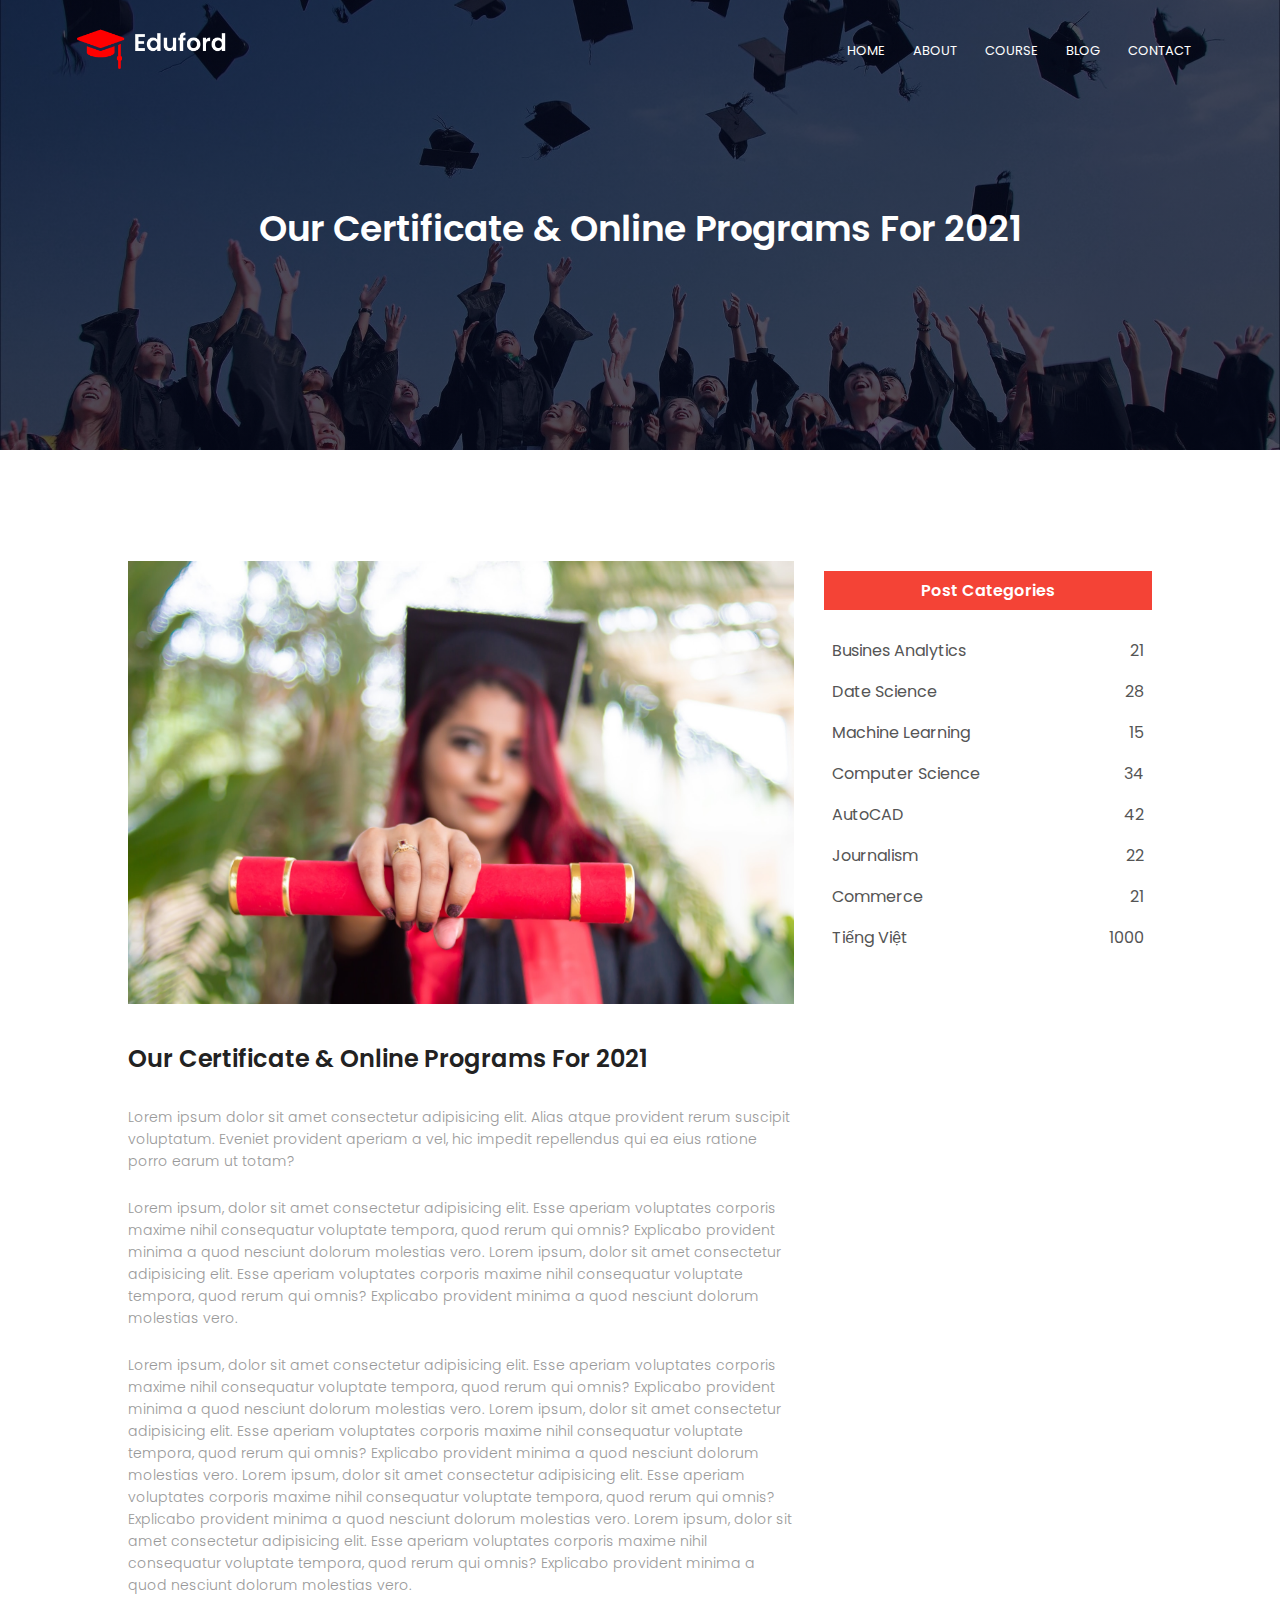
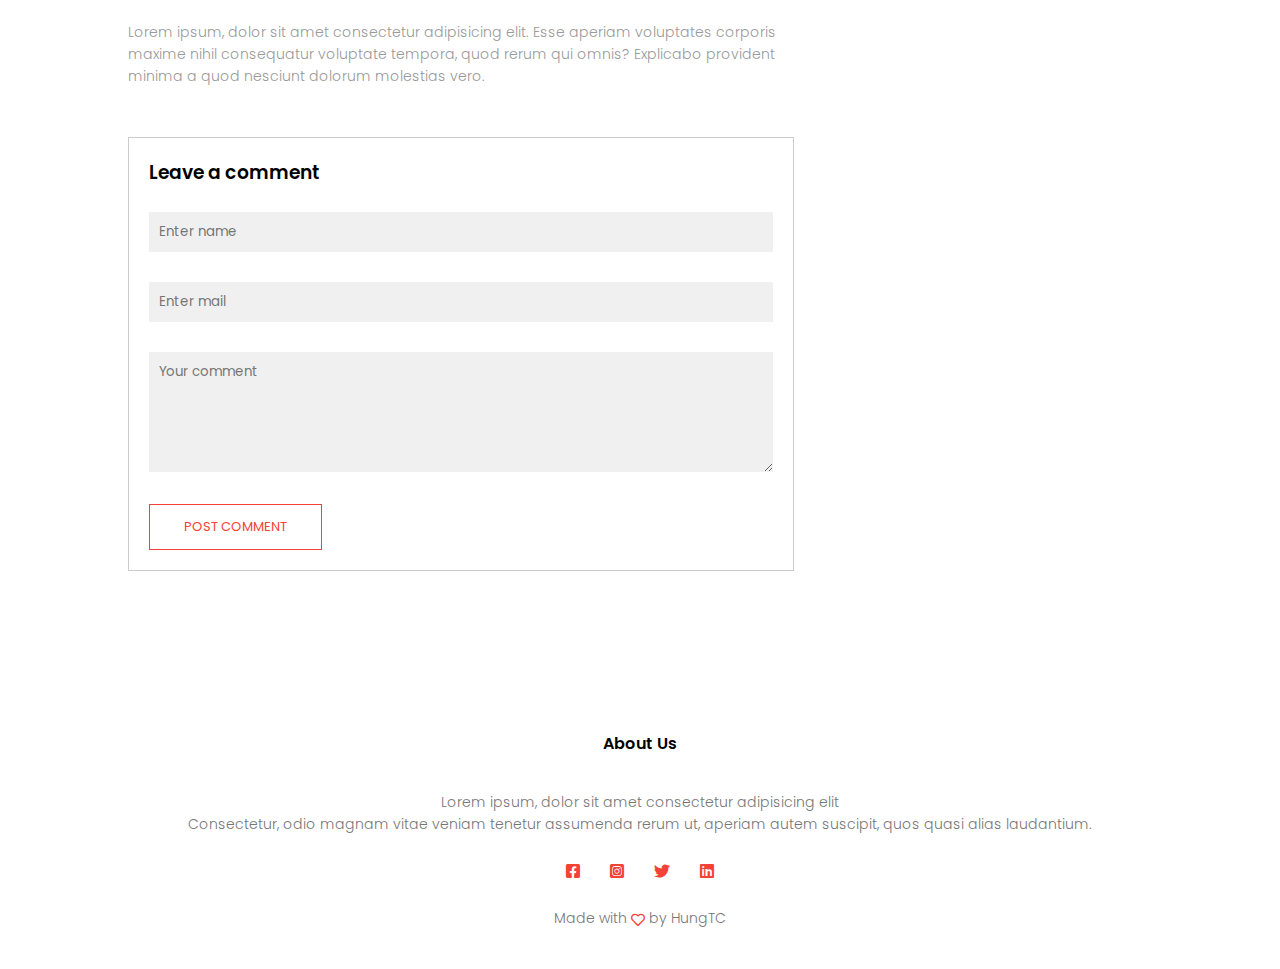
<file: Web/blog.html>
<!DOCTYPE html>
<html lang="en">
<head>
    <meta charset="UTF-8">
    <meta http-equiv="X-UA-Compatible" content="IE=edge">
    <meta name="viewport" content="width=device-width, initial-scale=1.0">
    <title>Blog</title>
    <link rel="stylesheet" href="https://cdnjs.cloudflare.com/ajax/libs/font-awesome/5.15.4/css/all.min.css" integrity="sha512-1ycn6IcaQQ40/MKBW2W4Rhis/DbILU74C1vSrLJxCq57o941Ym01SwNsOMqvEBFlcgUa6xLiPY/NS5R+E6ztJQ==" crossorigin="anonymous" referrerpolicy="no-referrer" />
    <link rel="preconnect" href="https://fonts.googleapis.com">
    <link rel="preconnect" href="https://fonts.gstatic.com" crossorigin>
    <link href="https://fonts.googleapis.com/css2?family=Poppins:ital,wght@0,100;0,200;0,300;0,400;0,600;0,800;1,100;1,300;1,400;1,500;1,600&display=swap" rel="stylesheet">
    <link rel="stylesheet" href="./assets/css/style.css">
</head>
<body>
    <!-- Header -->
    <section class="sub-header">

        <nav>
            <a href="index.html">
                <img src="./assets/img/logo.png" alt="">
            </a>

            <div class="nav-links" id="navLinks">
                <i class="fas fa-times" onclick="hideMenu()"></i>
                <ul>
                    <li><a href="index.html">Home</a></li>
                    <li><a href="about.html">About</a></li>
                    <li><a href="course.html">Course</a></li>
                    <li><a href="blog.html">Blog</a></li>
                    <li><a href="contact.html">Contact</a></li>
                </ul>
            </div>
            <i class="fas fa-bars" onclick="showMenu()"></i>
        </nav>
        <h1>Our Certificate & Online Programs For 2021</h1>

    </section>

    <!-- Blog page -->
    <section class="blog-content">

        <div class="row">
            <div class="blog-left">
                <img src="./assets/img/certificate.jpg" alt="">
                <h2>Our Certificate & Online Programs For 2021</h2>
                <p>
                    Lorem ipsum dolor sit amet consectetur adipisicing elit. Alias atque provident rerum suscipit voluptatum. Eveniet provident aperiam a vel, hic impedit repellendus qui ea eius ratione porro earum ut totam?
                </p>
                <br>
                <p>
                    Lorem ipsum, dolor sit amet consectetur adipisicing elit. Esse aperiam voluptates corporis maxime nihil consequatur voluptate tempora, quod rerum qui omnis? Explicabo provident minima a quod nesciunt dolorum molestias vero.
                    Lorem ipsum, dolor sit amet consectetur adipisicing elit. Esse aperiam voluptates corporis maxime nihil consequatur voluptate tempora, quod rerum qui omnis? Explicabo provident minima a quod nesciunt dolorum molestias vero.
                </p>
                <br>
                <p>
                    Lorem ipsum, dolor sit amet consectetur adipisicing elit. Esse aperiam voluptates corporis maxime nihil consequatur voluptate tempora, quod rerum qui omnis? Explicabo provident minima a quod nesciunt dolorum molestias vero.
                    Lorem ipsum, dolor sit amet consectetur adipisicing elit. Esse aperiam voluptates corporis maxime nihil consequatur voluptate tempora, quod rerum qui omnis? Explicabo provident minima a quod nesciunt dolorum molestias vero.
                    Lorem ipsum, dolor sit amet consectetur adipisicing elit. Esse aperiam voluptates corporis maxime nihil consequatur voluptate tempora, quod rerum qui omnis? Explicabo provident minima a quod nesciunt dolorum molestias vero.
                    Lorem ipsum, dolor sit amet consectetur adipisicing elit. Esse aperiam voluptates corporis maxime nihil consequatur voluptate tempora, quod rerum qui omnis? Explicabo provident minima a quod nesciunt dolorum molestias vero.
                </p>
                <br>
                <p>
                    Lorem ipsum, dolor sit amet consectetur adipisicing elit. Esse aperiam voluptates corporis maxime nihil consequatur voluptate tempora, quod rerum qui omnis? Explicabo provident minima a quod nesciunt dolorum molestias vero.
                </p>


                <div class="comment-box">
                    <h3>Leave a comment</h3>
                    <form action="" class="comment-form">
                        <input type="text" placeholder="Enter name" required>
                        <input type="email" placeholder="Enter mail" required>
                        <textarea rows="5" placeholder="Your comment" required></textarea>
                        <button type="submit" class="hero-btn red-btn">POST COMMENT</button>
                    </form>
                </div>


            </div>

            <div class="blog-right">
                <h3>Post Categories</h3>
                <div>
                    <span>Busines Analytics</span>
                    <span>21</span>
                </div>
                <div>
                    <span>Date Science</span>
                    <span>28</span>
                </div>
                <div>
                    <span>Machine Learning</span>
                    <span>15</span>
                </div>
                <div>
                    <span>Computer Science</span>
                    <span>34</span>
                </div>
                <div>
                    <span>AutoCAD</span>
                    <span>42</span>
                </div>
                <div>
                    <span>Journalism</span>
                    <span>22</span>
                </div>
                <div>
                    <span>Commerce</span>
                    <span>21</span>
                </div>
                <div>
                    <span>Tiếng Việt</span>
                    <span>1000</span>
                </div>
            </div>
        </div>

    </section>

    <!-- Footer -->
    <section class="footer">

        <h4>About Us</h4>
        <p>
            Lorem ipsum, dolor sit amet consectetur adipisicing elit<br>Consectetur, odio magnam vitae veniam tenetur assumenda rerum ut, aperiam autem suscipit, quos quasi alias laudantium.
        </p>
        <div class="icons">
            <i class="fab fa-facebook-square"></i>
            <i class="fab fa-instagram-square"></i>
            <i class="fab fa-twitter"></i>
            <i class="fab fa-linkedin"></i>
        </div>
        <p>Made with <i class="far fa-heart"></i> by HungTC</p>

    </section>



    <!-- Javascript -->
    <script>

        var navLinks = document.getElementById('navLinks')

        function showMenu() {
            navLinks.style.right = '0'
        }
        function hideMenu() {
            navLinks.style.right = '-200px'
        }
        
    </script>
</body>
</html>
</file>
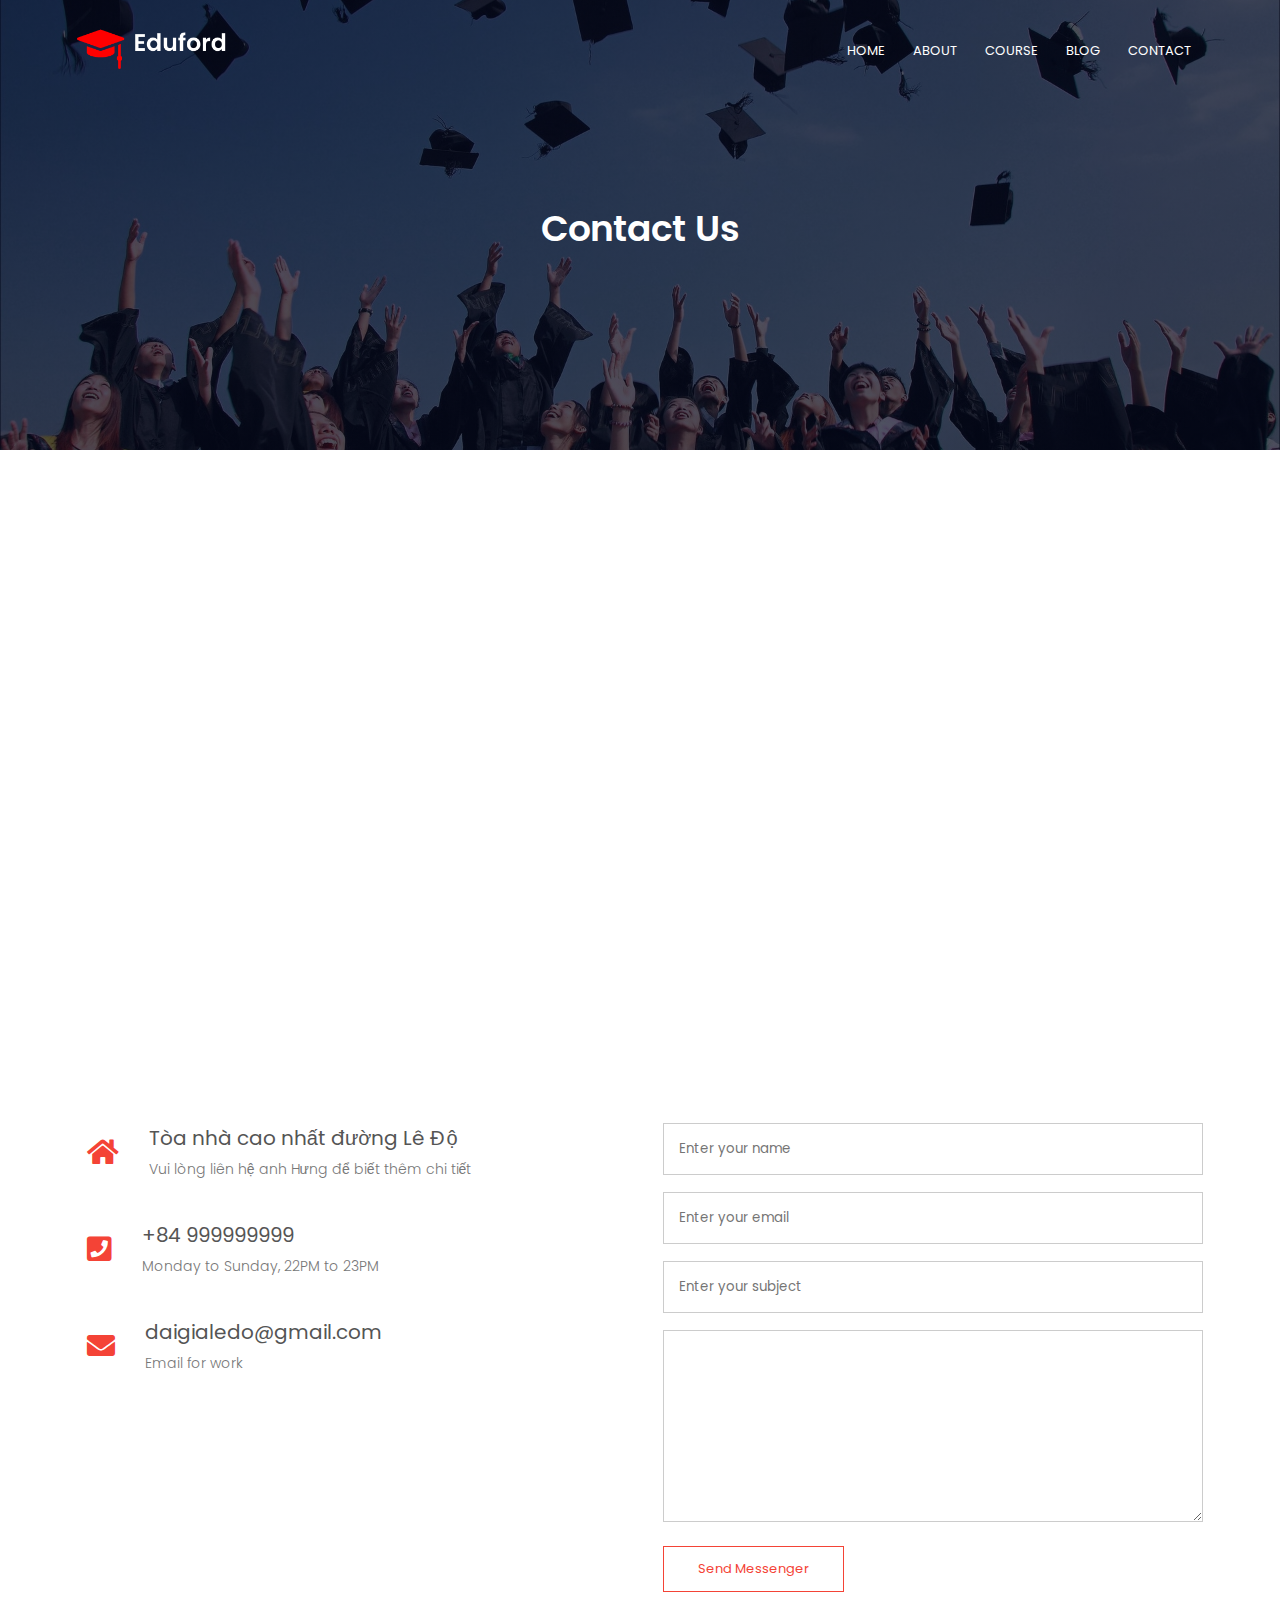
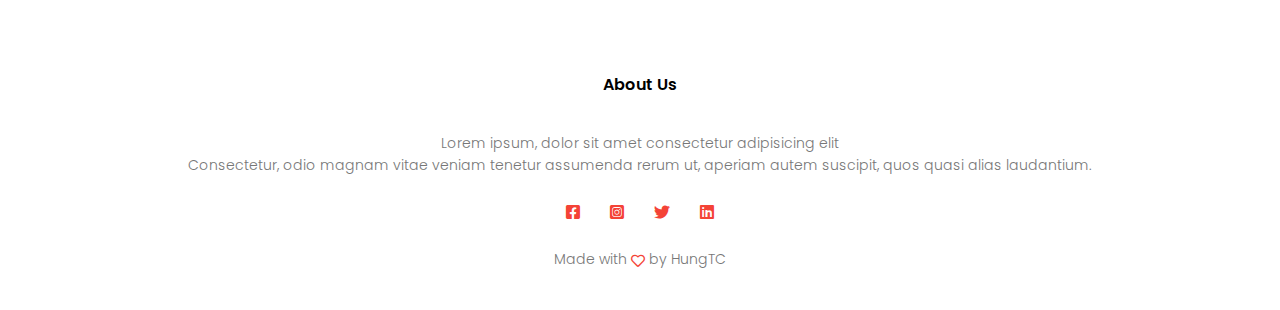
<file: Web/contact.html>
<!DOCTYPE html>
<html lang="en">
<head>
    <meta charset="UTF-8">
    <meta http-equiv="X-UA-Compatible" content="IE=edge">
    <meta name="viewport" content="width=device-width, initial-scale=1.0">
    <title>Contact</title>
    <link rel="stylesheet" href="https://cdnjs.cloudflare.com/ajax/libs/font-awesome/5.15.4/css/all.min.css" integrity="sha512-1ycn6IcaQQ40/MKBW2W4Rhis/DbILU74C1vSrLJxCq57o941Ym01SwNsOMqvEBFlcgUa6xLiPY/NS5R+E6ztJQ==" crossorigin="anonymous" referrerpolicy="no-referrer" />
    <link rel="preconnect" href="https://fonts.googleapis.com">
    <link rel="preconnect" href="https://fonts.gstatic.com" crossorigin>
    <link href="https://fonts.googleapis.com/css2?family=Poppins:ital,wght@0,100;0,200;0,300;0,400;0,600;0,800;1,100;1,300;1,400;1,500;1,600&display=swap" rel="stylesheet">
    <link rel="stylesheet" href="./assets/css/style.css">
</head>
<body>
    <!-- Header -->
    <section class="sub-header">

        <nav>
            <a href="index.html">
                <img src="./assets/img/logo.png" alt="">
            </a>

            <div class="nav-links" id="navLinks">
                <i class="fas fa-times" onclick="hideMenu()"></i>
                <ul>
                    <li><a href="index.html">Home</a></li>
                    <li><a href="about.html">About</a></li>
                    <li><a href="course.html">Course</a></li>
                    <li><a href="blog.html">Blog</a></li>
                    <li><a href="contact.html">Contact</a></li>
                </ul>
            </div>
            <i class="fas fa-bars" onclick="showMenu()"></i>
        </nav>
        <h1>Contact Us</h1>

    </section>

    <!-- contact us-->
    <section class="location">

        <iframe 
            src="https://www.google.com/maps/embed?pb=!1m18!1m12!1m3!1d3833.9590454706454!2d108.19940061480774!3d16.067614888881852!2m3!1f0!2f0!3f0!3m2!1i1024!2i768!4f13.1!3m3!1m2!1s0x314218529a3f14d7%3A0x6d2a5dc36937d985!2zMTE0IEzDqiDEkOG7mSwgQ2jDrW5oIEdpw6FuLCBUaGFuaCBLaMOqLCDEkMOgIE7hurVuZyA1NTAwMDAsIFZp4buHdCBOYW0!5e0!3m2!1svi!2s!4v1629116853653!5m2!1svi!2s" width="600" height="450" style="border:0;" allowfullscreen="" loading="lazy">
        </iframe>

    </section>

    <section class="contact-us">

        <div class="row">
            <div class="contact-col">
                <div>
                    <i class="fas fa-home"></i>
                    <span>
                        <h5>Tòa nhà cao nhất đường Lê Độ</h5>
                        <p>Vui lòng liên hệ anh Hưng để biết thêm chi tiết</p>
                    </span>
                </div>
                <div>
                    <i class="fas fa-phone-square"></i>
                    <span>
                        <h5>+84 999999999</h5>
                        <p>Monday to Sunday, 22PM to 23PM</p>
                    </span>
                </div>
                <div>
                    <i class="fas fa-envelope"></i>
                    <span>
                        <h5>daigialedo@gmail.com</h5>
                        <p>Email for work</p>
                    </span>
                </div>
            </div>

            <div class="contact-col">
                <form action="">
                    <input type="text" placeholder="Enter your name" required>
                    <input type="email" placeholder="Enter your email" required>
                    <input type="text" placeholder="Enter your subject" required>
                    <textarea rows="8" placeholder="Messenger" required>

                    </textarea>
                    <button type="submit" class="hero-btn red-btn">Send Messenger</button>
                </form>
            </div>
        </div>

    </section>

    <!-- Footer -->
    <section class="footer">

        <h4>About Us</h4>
        <p>
            Lorem ipsum, dolor sit amet consectetur adipisicing elit<br>Consectetur, odio magnam vitae veniam tenetur assumenda rerum ut, aperiam autem suscipit, quos quasi alias laudantium.
        </p>
        <div class="icons">
            <i class="fab fa-facebook-square"></i>
            <i class="fab fa-instagram-square"></i>
            <i class="fab fa-twitter"></i>
            <i class="fab fa-linkedin"></i>
        </div>
        <p>Made with <i class="far fa-heart"></i> by HungTC</p>

    </section>



    <!-- Javascript -->
    <script>

        var navLinks = document.getElementById('navLinks')

        function showMenu() {
            navLinks.style.right = '0'
        }
        function hideMenu() {
            navLinks.style.right = '-200px'
        }
        
    </script>
</body>
</html>
</file>
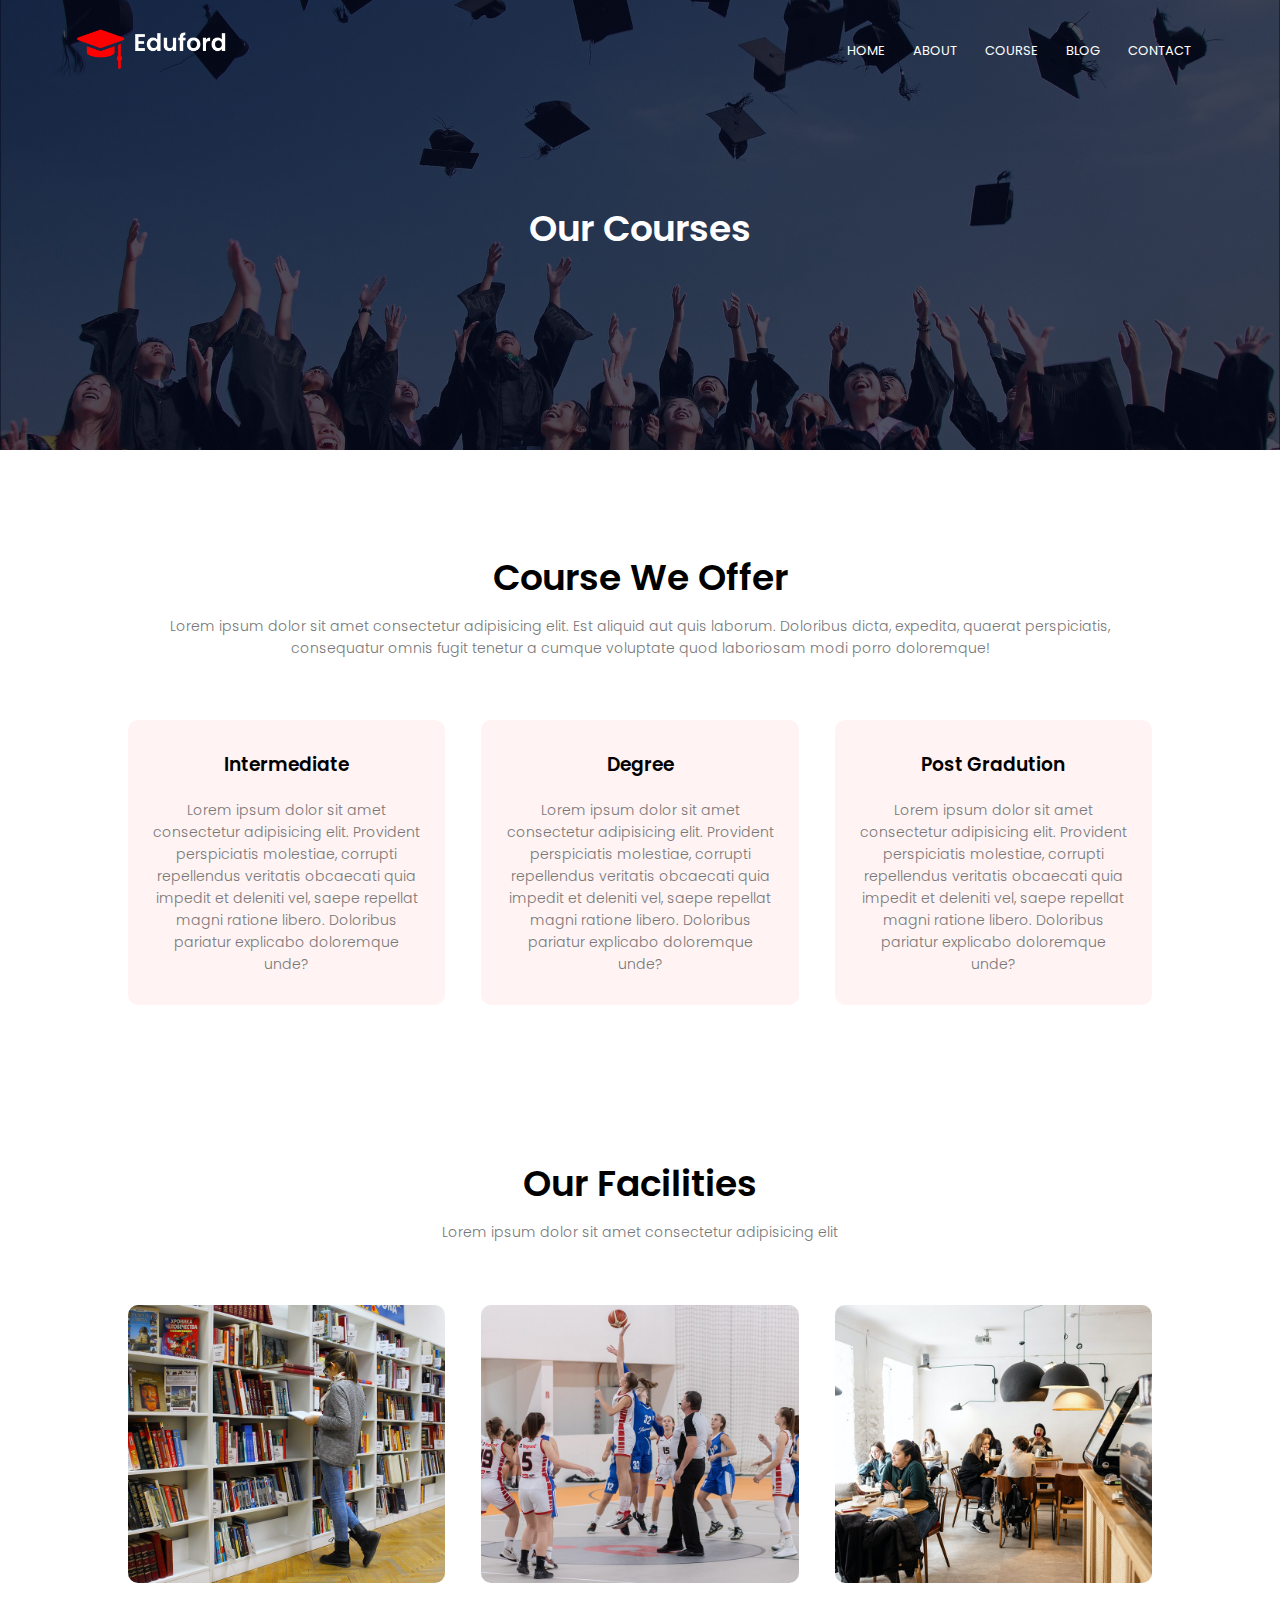
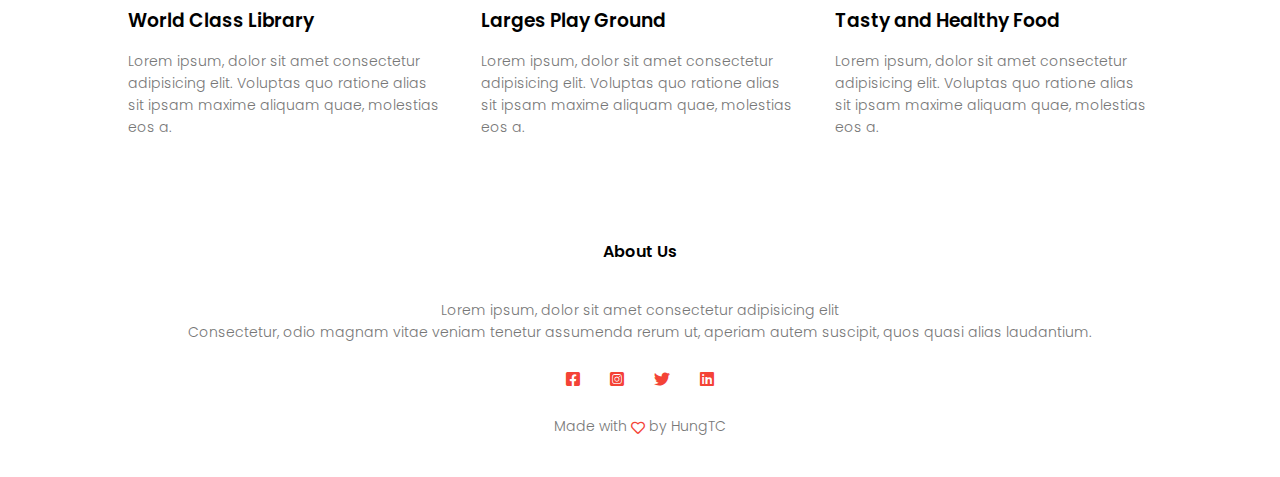
<file: Web/course.html>
<!DOCTYPE html>
<html lang="en">
<head>
    <meta charset="UTF-8">
    <meta http-equiv="X-UA-Compatible" content="IE=edge">
    <meta name="viewport" content="width=device-width, initial-scale=1.0">
    <title>Course</title>
    <link rel="stylesheet" href="https://cdnjs.cloudflare.com/ajax/libs/font-awesome/5.15.4/css/all.min.css" integrity="sha512-1ycn6IcaQQ40/MKBW2W4Rhis/DbILU74C1vSrLJxCq57o941Ym01SwNsOMqvEBFlcgUa6xLiPY/NS5R+E6ztJQ==" crossorigin="anonymous" referrerpolicy="no-referrer" />
    <link rel="preconnect" href="https://fonts.googleapis.com">
    <link rel="preconnect" href="https://fonts.gstatic.com" crossorigin>
    <link href="https://fonts.googleapis.com/css2?family=Poppins:ital,wght@0,100;0,200;0,300;0,400;0,600;0,800;1,100;1,300;1,400;1,500;1,600&display=swap" rel="stylesheet">
    <link rel="stylesheet" href="./assets/css/style.css">
</head>
<body>
    <!-- Header -->
    <section class="sub-header">

        <nav>
            <a href="index.html">
                <img src="./assets/img/logo.png" alt="">
            </a>

            <div class="nav-links" id="navLinks">
                <i class="fas fa-times" onclick="hideMenu()"></i>
                <ul>
                    <li><a href="index.html">Home</a></li>
                    <li><a href="about.html">About</a></li>
                    <li><a href="course.html">Course</a></li>
                    <li><a href="blog.html">Blog</a></li>
                    <li><a href="contact.html">Contact</a></li>
                </ul>
            </div>
            <i class="fas fa-bars" onclick="showMenu()"></i>
        </nav>
        <h1>Our Courses</h1>

    </section>

    <!-- Course -->
    <section class="course">
        <h1>Course We Offer</h1>
        <p>Lorem ipsum dolor sit amet consectetur adipisicing elit. Est aliquid aut quis laborum. Doloribus dicta, expedita, quaerat perspiciatis, consequatur omnis fugit tenetur a cumque voluptate quod laboriosam modi porro doloremque!</p>

        <div class="row">
            <div class="course-col">
                <h3>Intermediate</h3>
                <p>
                    Lorem ipsum dolor sit amet consectetur adipisicing elit. Provident perspiciatis molestiae, corrupti repellendus veritatis obcaecati quia impedit et deleniti vel, saepe repellat magni ratione libero. Doloribus pariatur explicabo doloremque unde?
                </p>
            </div>
            <div class="course-col">
                <h3>Degree</h3>
                <p>
                    Lorem ipsum dolor sit amet consectetur adipisicing elit. Provident perspiciatis molestiae, corrupti repellendus veritatis obcaecati quia impedit et deleniti vel, saepe repellat magni ratione libero. Doloribus pariatur explicabo doloremque unde?
                </p>
            </div>
            <div class="course-col">
                <h3>Post Gradution</h3>
                <p>
                    Lorem ipsum dolor sit amet consectetur adipisicing elit. Provident perspiciatis molestiae, corrupti repellendus veritatis obcaecati quia impedit et deleniti vel, saepe repellat magni ratione libero. Doloribus pariatur explicabo doloremque unde?
                </p>
            </div>
        </div>
        
    </section>


    <!-- facilities -->
    <section class="facilities">

        <h1>Our Facilities</h1>
        <p>Lorem ipsum dolor sit amet consectetur adipisicing elit</p>

        <div class="row">
            <div class="facilities-col">
                <img src="./assets/img/library.png" alt="">
                <h3>World Class Library</h3>
                <p>
                    Lorem ipsum, dolor sit amet consectetur adipisicing elit. Voluptas quo ratione alias sit ipsam maxime aliquam quae, molestias eos a.
                </p>
            </div>
            <div class="facilities-col">
                <img src="./assets/img/basketball.png" alt="">
                <h3>Larges Play Ground</h3>
                <p>
                    Lorem ipsum, dolor sit amet consectetur adipisicing elit. Voluptas quo ratione alias sit ipsam maxime aliquam quae, molestias eos a.
                </p>
            </div>
            <div class="facilities-col">
                <img src="./assets/img/cafeteria.png" alt="">
                <h3>Tasty and Healthy Food</h3>
                <p>
                    Lorem ipsum, dolor sit amet consectetur adipisicing elit. Voluptas quo ratione alias sit ipsam maxime aliquam quae, molestias eos a.
                </p>
            </div>
        </div>

    </section>

    <!-- Footer -->
    <section class="footer">

        <h4>About Us</h4>
        <p>
            Lorem ipsum, dolor sit amet consectetur adipisicing elit<br>Consectetur, odio magnam vitae veniam tenetur assumenda rerum ut, aperiam autem suscipit, quos quasi alias laudantium.
        </p>
        <div class="icons">
            <i class="fab fa-facebook-square"></i>
            <i class="fab fa-instagram-square"></i>
            <i class="fab fa-twitter"></i>
            <i class="fab fa-linkedin"></i>
        </div>
        <p>Made with <i class="far fa-heart"></i> by HungTC</p>

    </section>



    <!-- Javascript -->
    <script>

        var navLinks = document.getElementById('navLinks')

        function showMenu() {
            navLinks.style.right = '0'
        }
        function hideMenu() {
            navLinks.style.right = '-200px'
        }
        
    </script>
</body>
</html>
</file>
<file: assets/css/styles.css>
* {
    padding: 0;
    margin: 0;
    box-sizing: border-box;
}
html {
    font-family: Arial, Helvetica, sans-serif;
    scroll-behavior: smooth;
}
/* class dung chung */
.clear {
    clear: both;
}
.text-white {
    color: #fff !important;
}
.text-center {
    text-align: center !important;
}
.pull-right {
    float: right;
}
.row {
    margin-left: -8px;
    margin-right: -8px;
}
.row::after {
    content: "";
    display: block;
    clear: both;
}
.col {
    float: left;
    padding-left: 8px;
    padding-right: 8px;
}
.col-third {
    width: 33.3333%;
}
.col-half {
    width: 50%;
}
.col-full {
    width: 100%;
}
.mt-8 {
    margin-top: 8px !important;
}
.mt-16 {
    margin-top: 16px !important;
}
.mt-32 {
    margin-top: 32px !important;
}
.btn {
    display: inline-block;
    margin-top: 15px;
    color: #fff;
    background-color: #000;
    text-decoration: none;
    padding: 11px 16px;
    border: none;
    text-align: center;
}
.btn:hover {
    cursor: pointer;
    background-color: #ccc;
    color: #000;
}

/* ************ */
#main {

}
#header {
    height: 46px;
    background-color: #000;
    position: fixed;
    top: 0;
    left: 0;
    right: 0;
    z-index: 1;
    /* overflow: hidden; */
}
#header .mobile-menu-btn {
    position: absolute;
    top: 0;
    right: 0;
    display: none;
}
#header .mobile-menu-btn,
#header .search-btn {
    float: right;
    padding: 0 21px;
}
#header .mobile-menu-btn:hover {
    background-color: #ccc;
}
#header .mobile-menu-btn:hover .menu-icon {
    color: #000;
}
#header .search-btn:hover {
    background-color: #f44336;
    cursor: pointer;
}
#header .menu-icon,
#header .search-icon {
    color: #fff;
    font-size: 20px;
    line-height: 46px;
}
#nav {
    display: inline-block;
}
#nav, .subnav {
    list-style-type: none;
}
#nav > li {
    display: inline-block;
}
#nav li {
    position: relative;
}
#nav > li > a {
    color: #fff;
    text-transform: uppercase;
}
#nav li a {
    line-height: 46px;
    text-decoration: none;
    padding: 0 24px;
    display: block;
}
#nav li:hover .subnav {
    display: block;
}
#nav .subnav li:hover, 
#nav > li:hover > a {
    color: #000;
    background-color: #ccc;
}
#nav .subnav {
    display: none;
    min-width: 160px;
    position: absolute;
    top: 100%;
    left: 0;
    background-color: #fff;
    box-shadow: 0 0 10px rgba(0, 0, 0,.3);
}
#nav .subnav a {
    color: #000;
    padding: 0 12px;
    line-height: 38px;
}
#nav .nav-arrow-down {
    font-size: 14px;
}
#slider {
    margin-top: 46px;
    padding-top: 50%;
    background: url('../img/slider_1.jpg') top center / cover no-repeat;
    position: relative;
}
#slider .text-content {
    position: absolute;
    bottom: 48px;
    color: #fff;
    /* left: 50%;
    transform: translateX(-50%); */
    text-align: center;
    width: 100%;
}
#slider .text-heading {
    font-weight: 500;
    font-size: 24px;
}
#slider .text-desc {
    font-size: 15px;
    margin-top: 25px;
    text-shadow: 0 0 1px #000;
}
#content {

}
#content .content-section {
    width: 800px;
    max-width: 100%;
    padding: 64px 0 112px;
    margin-left: auto;
    margin-right: auto;
    padding-left: 16px;
    padding-right: 16px;
}
#content .section-heading {
    text-align: center;
    font-size: 30px;
    font-weight: 500;
    letter-spacing: 4px;
}
#content .section-sub-heading {
    text-align: center;
    font-size: 15px;
    margin-top: 25px;
    font-style: italic;
    opacity: .5;
}
#content .about-text {
    margin-top: 25px;
    font-size: 15px;
    text-align: justify;
    line-height: 1.4;
}
#content .member-list {
    margin-top: 32px;
}
#content .member-name {
    font-size: 15px;
}
#content .member-img {
    margin-top: 15px;
    width: 154px;
    border-radius: 4px;
}

/* Tour */
#content .tour-section {
    background-color: #000;
}
#content .ticket-list {
    background-color: #fff;
    margin-top: 40px;
}
#content .ticket-list li {
    color: #757575;
    font-size: 15px;
    padding: 11px 16px;
    border-bottom: 1px solid #ddd;
    list-style: none;
}
#content .sold-out {
    background-color: #f44336;
    color: #fff;
    padding: 3px 4px;
    margin-left: 16px;
}
#content .quantily {
    float: right;
    width: 24px;
    height: 24px;
    background-color: #000;
    color: #fff;
    border-radius: 50%;
    text-align: center;
    line-height: 24px;
    margin-top: -3px;
}

/* Place list */
#content .place-list {
    margin-top: 16px;
}
#content .place-img {
    width: 100%;
    display: block;
}
#content .place-img:hover {
    opacity: .6;
}
#content .place-body {
    background-color: #fff;
    padding: 16px;
    font-size: 15px;
}
#content .place-heading {
    font-size: 15px;
    font-weight: 600;
}
#content .place-time {
    margin-top: 15px;
    color: #757575;
}
#content .place-desc {
    margin-top: 15px;
    line-height: 1.4;
}
/* Form contact */
.contact-content {
    margin-top: 48px;
}
.contact-info {
    font-size: 18px;
    line-height: 1.6;
}
.contact-info i[class*="ti-"] {
    display: inline-block;
    width: 30px;
}
.contact-form {
    font-size: 15px;
}
.contact-form .form-control {
    padding: 10px;
    border: 1px solid #ccc;
    width: 100%;
}
/* Map */
.map-section img {
    width: 100%;
}

/* Modal */
.modal {
    position: fixed;
    top: 0;
    right: 0;
    left: 0;
    bottom: 0;
    background: rgba(0, 0, 0,.4);
    align-items: center;
    justify-content: center;
    display: none;
}
.modal.open {
    display: flex;
}
.modal-container {
    background: #fff;
    width: 900px;
    max-width: calc(100% - 32px);
    min-height: 200px;
    position: relative;
}
.modal-header {
    background: #009688;
    height: 130px;
    display: flex;
    align-items: center;
    justify-content: center;
    font-size: 30px;
    color: #fff;
}
.modal-heading-icon {
    margin-right: 16px;
}
.modal-close {
    position: absolute;
    right: 0;
    top: 0;
    color: #fff;
    padding: 12px;
}
.modal-close:hover {
    background: #ccc;
    cursor: pointer;
    opacity: .8;
}
.modal-body {
    padding: 16px;
}
.modal-label {
    display: block;
    font-size: 15px;
    margin-bottom: 12px;
}
.modal-input {
    border: 1px solid #ccc;
    width: 100%;
    font-size: 15px;
    padding: 10px;
    margin-bottom: 24px;
}
.modal-footer {
    padding: 16px;
    text-align: right;
}
.modal-footer a {
    color: #2196F3;
}
.modal-help {

}
#buy-tickets {
    background: #009688;
    border: none;
    color: #fff;
    width: 100%;
    font-size: 15px;
    text-transform: uppercase;
    padding: 18px;
}
#buy-tickets:hover {
    cursor: pointer;
    opacity: 0.9;
    background: #ccc;
}

/* Footer */
#footer {
    padding: 64px 16px;
    text-align: center;
}
#footer .social-list {
    font-size: 24px;
}
#footer .social-list a {
    color: rgba(0, 0, 0,.6);
    text-decoration: none;
}
#footer .copyright a:hover,
#footer .social-list a:hover {
    opacity: .5;
}
#footer .copyright {
    margin-top: 15px;
}
#footer .copyright a {
    color: rgba(0, 0, 0,.6);
}

/* ------ Responsive ------ */
/* PC */
@media (min-width: 64em) {

}
/* Tablet & Mobile */
@media (max-width: 63.9375em) {
    #nav .subnav a {
        padding: 5px 12px;
    }
    .btn {
        padding: 15px 16px;
    }
    .contact-form .form-control {
        padding: 15px;
    }
    .contact-info {
        line-height: 2;
    }
    #footer .social-list {
        font-size: 48px;
    }
    #footer .social-list a {
        margin: 0 8px;
    }
    #footer .copyright a {
        display: inline-block;
        padding: 12px 0;
    }
}
/* Tablet */
@media (min-width: 46.25em) and (max-width: 63.9375em) {

}
/* Mobile */
@media (max-width: 46.1875em) {
    .s-full-width {
        width: 100%;
    }
    .s-col-full {
        width: 100%;
    }
    .s-mt-8 {
        margin-top: 8px;
    }
    #header {
        overflow: hidden;
    }
    #header .search-btn {
        display: none;
    }
    #header .mobile-menu-btn {
        display: block;
    }
    #nav {
        display: block;
    }
    #nav li {
        display: block;
    }
    #nav li a {
        padding: 1px 24px;
    }
    #nav .subnav {
        position: initial;
        background-color: #333;
    }
    #nav .subnav a {
        color: #fff;
        padding: 5px 41px;
    }
    #nav > li:nth-child(1) {
        display: inline-block;
    }
    #content .member-img {
        width: 60%;
    }
    .contact-form {
        margin-top: 32px;
    }
}
</file>
<file: assets/fonts/themify-icons/themify-icons.css>
@font-face {
	font-family: 'themify';
	src:url('fonts/themify.eot?-fvbane');
	src:url('fonts/themify.eot?#iefix-fvbane') format('embedded-opentype'),
		url('fonts/themify.woff?-fvbane') format('woff'),
		url('fonts/themify.ttf?-fvbane') format('truetype'),
		url('fonts/themify.svg?-fvbane#themify') format('svg');
	font-weight: normal;
	font-style: normal;
}

[class^="ti-"], [class*=" ti-"] {
	font-family: 'themify';
	speak: none;
	font-style: normal;
	font-weight: normal;
	font-variant: normal;
	text-transform: none;
	line-height: 1;

	/* Better Font Rendering =========== */
	-webkit-font-smoothing: antialiased;
	-moz-osx-font-smoothing: grayscale;
}

.ti-wand:before {
	content: "\e600";
}
.ti-volume:before {
	content: "\e601";
}
.ti-user:before {
	content: "\e602";
}
.ti-unlock:before {
	content: "\e603";
}
.ti-unlink:before {
	content: "\e604";
}
.ti-trash:before {
	content: "\e605";
}
.ti-thought:before {
	content: "\e606";
}
.ti-target:before {
	content: "\e607";
}
.ti-tag:before {
	content: "\e608";
}
.ti-tablet:before {
	content: "\e609";
}
.ti-star:before {
	content: "\e60a";
}
.ti-spray:before {
	content: "\e60b";
}
.ti-signal:before {
	content: "\e60c";
}
.ti-shopping-cart:before {
	content: "\e60d";
}
.ti-shopping-cart-full:before {
	content: "\e60e";
}
.ti-settings:before {
	content: "\e60f";
}
.ti-search:before {
	content: "\e610";
}
.ti-zoom-in:before {
	content: "\e611";
}
.ti-zoom-out:before {
	content: "\e612";
}
.ti-cut:before {
	content: "\e613";
}
.ti-ruler:before {
	content: "\e614";
}
.ti-ruler-pencil:before {
	content: "\e615";
}
.ti-ruler-alt:before {
	content: "\e616";
}
.ti-bookmark:before {
	content: "\e617";
}
.ti-bookmark-alt:before {
	content: "\e618";
}
.ti-reload:before {
	content: "\e619";
}
.ti-plus:before {
	content: "\e61a";
}
.ti-pin:before {
	content: "\e61b";
}
.ti-pencil:before {
	content: "\e61c";
}
.ti-pencil-alt:before {
	content: "\e61d";
}
.ti-paint-roller:before {
	content: "\e61e";
}
.ti-paint-bucket:before {
	content: "\e61f";
}
.ti-na:before {
	content: "\e620";
}
.ti-mobile:before {
	content: "\e621";
}
.ti-minus:before {
	content: "\e622";
}
.ti-medall:before {
	content: "\e623";
}
.ti-medall-alt:before {
	content: "\e624";
}
.ti-marker:before {
	content: "\e625";
}
.ti-marker-alt:before {
	content: "\e626";
}
.ti-arrow-up:before {
	content: "\e627";
}
.ti-arrow-right:before {
	content: "\e628";
}
.ti-arrow-left:before {
	content: "\e629";
}
.ti-arrow-down:before {
	content: "\e62a";
}
.ti-lock:before {
	content: "\e62b";
}
.ti-location-arrow:before {
	content: "\e62c";
}
.ti-link:before {
	content: "\e62d";
}
.ti-layout:before {
	content: "\e62e";
}
.ti-layers:before {
	content: "\e62f";
}
.ti-layers-alt:before {
	content: "\e630";
}
.ti-key:before {
	content: "\e631";
}
.ti-import:before {
	content: "\e632";
}
.ti-image:before {
	content: "\e633";
}
.ti-heart:before {
	content: "\e634";
}
.ti-heart-broken:before {
	content: "\e635";
}
.ti-hand-stop:before {
	content: "\e636";
}
.ti-hand-open:before {
	content: "\e637";
}
.ti-hand-drag:before {
	content: "\e638";
}
.ti-folder:before {
	content: "\e639";
}
.ti-flag:before {
	content: "\e63a";
}
.ti-flag-alt:before {
	content: "\e63b";
}
.ti-flag-alt-2:before {
	content: "\e63c";
}
.ti-eye:before {
	content: "\e63d";
}
.ti-export:before {
	content: "\e63e";
}
.ti-exchange-vertical:before {
	content: "\e63f";
}
.ti-desktop:before {
	content: "\e640";
}
.ti-cup:before {
	content: "\e641";
}
.ti-crown:before {
	content: "\e642";
}
.ti-comments:before {
	content: "\e643";
}
.ti-comment:before {
	content: "\e644";
}
.ti-comment-alt:before {
	content: "\e645";
}
.ti-close:before {
	content: "\e646";
}
.ti-clip:before {
	content: "\e647";
}
.ti-angle-up:before {
	content: "\e648";
}
.ti-angle-right:before {
	content: "\e649";
}
.ti-angle-left:before {
	content: "\e64a";
}
.ti-angle-down:before {
	content: "\e64b";
}
.ti-check:before {
	content: "\e64c";
}
.ti-check-box:before {
	content: "\e64d";
}
.ti-camera:before {
	content: "\e64e";
}
.ti-announcement:before {
	content: "\e64f";
}
.ti-brush:before {
	content: "\e650";
}
.ti-briefcase:before {
	content: "\e651";
}
.ti-bolt:before {
	content: "\e652";
}
.ti-bolt-alt:before {
	content: "\e653";
}
.ti-blackboard:before {
	content: "\e654";
}
.ti-bag:before {
	content: "\e655";
}
.ti-move:before {
	content: "\e656";
}
.ti-arrows-vertical:before {
	content: "\e657";
}
.ti-arrows-horizontal:before {
	content: "\e658";
}
.ti-fullscreen:before {
	content: "\e659";
}
.ti-arrow-top-right:before {
	content: "\e65a";
}
.ti-arrow-top-left:before {
	content: "\e65b";
}
.ti-arrow-circle-up:before {
	content: "\e65c";
}
.ti-arrow-circle-right:before {
	content: "\e65d";
}
.ti-arrow-circle-left:before {
	content: "\e65e";
}
.ti-arrow-circle-down:before {
	content: "\e65f";
}
.ti-angle-double-up:before {
	content: "\e660";
}
.ti-angle-double-right:before {
	content: "\e661";
}
.ti-angle-double-left:before {
	content: "\e662";
}
.ti-angle-double-down:before {
	content: "\e663";
}
.ti-zip:before {
	content: "\e664";
}
.ti-world:before {
	content: "\e665";
}
.ti-wheelchair:before {
	content: "\e666";
}
.ti-view-list:before {
	content: "\e667";
}
.ti-view-list-alt:before {
	content: "\e668";
}
.ti-view-grid:before {
	content: "\e669";
}
.ti-uppercase:before {
	content: "\e66a";
}
.ti-upload:before {
	content: "\e66b";
}
.ti-underline:before {
	content: "\e66c";
}
.ti-truck:before {
	content: "\e66d";
}
.ti-timer:before {
	content: "\e66e";
}
.ti-ticket:before {
	content: "\e66f";
}
.ti-thumb-up:before {
	content: "\e670";
}
.ti-thumb-down:before {
	content: "\e671";
}
.ti-text:before {
	content: "\e672";
}
.ti-stats-up:before {
	content: "\e673";
}
.ti-stats-down:before {
	content: "\e674";
}
.ti-split-v:before {
	content: "\e675";
}
.ti-split-h:before {
	content: "\e676";
}
.ti-smallcap:before {
	content: "\e677";
}
.ti-shine:before {
	content: "\e678";
}
.ti-shift-right:before {
	content: "\e679";
}
.ti-shift-left:before {
	content: "\e67a";
}
.ti-shield:before {
	content: "\e67b";
}
.ti-notepad:before {
	content: "\e67c";
}
.ti-server:before {
	content: "\e67d";
}
.ti-quote-right:before {
	content: "\e67e";
}
.ti-quote-left:before {
	content: "\e67f";
}
.ti-pulse:before {
	content: "\e680";
}
.ti-printer:before {
	content: "\e681";
}
.ti-power-off:before {
	content: "\e682";
}
.ti-plug:before {
	content: "\e683";
}
.ti-pie-chart:before {
	content: "\e684";
}
.ti-paragraph:before {
	content: "\e685";
}
.ti-panel:before {
	content: "\e686";
}
.ti-package:before {
	content: "\e687";
}
.ti-music:before {
	content: "\e688";
}
.ti-music-alt:before {
	content: "\e689";
}
.ti-mouse:before {
	content: "\e68a";
}
.ti-mouse-alt:before {
	content: "\e68b";
}
.ti-money:before {
	content: "\e68c";
}
.ti-microphone:before {
	content: "\e68d";
}
.ti-menu:before {
	content: "\e68e";
}
.ti-menu-alt:before {
	content: "\e68f";
}
.ti-map:before {
	content: "\e690";
}
.ti-map-alt:before {
	content: "\e691";
}
.ti-loop:before {
	content: "\e692";
}
.ti-location-pin:before {
	content: "\e693";
}
.ti-list:before {
	content: "\e694";
}
.ti-light-bulb:before {
	content: "\e695";
}
.ti-Italic:before {
	content: "\e696";
}
.ti-info:before {
	content: "\e697";
}
.ti-infinite:before {
	content: "\e698";
}
.ti-id-badge:before {
	content: "\e699";
}
.ti-hummer:before {
	content: "\e69a";
}
.ti-home:before {
	content: "\e69b";
}
.ti-help:before {
	content: "\e69c";
}
.ti-headphone:before {
	content: "\e69d";
}
.ti-harddrives:before {
	content: "\e69e";
}
.ti-harddrive:before {
	content: "\e69f";
}
.ti-gift:before {
	content: "\e6a0";
}
.ti-game:before {
	content: "\e6a1";
}
.ti-filter:before {
	content: "\e6a2";
}
.ti-files:before {
	content: "\e6a3";
}
.ti-file:before {
	content: "\e6a4";
}
.ti-eraser:before {
	content: "\e6a5";
}
.ti-envelope:before {
	content: "\e6a6";
}
.ti-download:before {
	content: "\e6a7";
}
.ti-direction:before {
	content: "\e6a8";
}
.ti-direction-alt:before {
	content: "\e6a9";
}
.ti-dashboard:before {
	content: "\e6aa";
}
.ti-control-stop:before {
	content: "\e6ab";
}
.ti-control-shuffle:before {
	content: "\e6ac";
}
.ti-control-play:before {
	content: "\e6ad";
}
.ti-control-pause:before {
	content: "\e6ae";
}
.ti-control-forward:before {
	content: "\e6af";
}
.ti-control-backward:before {
	content: "\e6b0";
}
.ti-cloud:before {
	content: "\e6b1";
}
.ti-cloud-up:before {
	content: "\e6b2";
}
.ti-cloud-down:before {
	content: "\e6b3";
}
.ti-clipboard:before {
	content: "\e6b4";
}
.ti-car:before {
	content: "\e6b5";
}
.ti-calendar:before {
	content: "\e6b6";
}
.ti-book:before {
	content: "\e6b7";
}
.ti-bell:before {
	content: "\e6b8";
}
.ti-basketball:before {
	content: "\e6b9";
}
.ti-bar-chart:before {
	content: "\e6ba";
}
.ti-bar-chart-alt:before {
	content: "\e6bb";
}
.ti-back-right:before {
	content: "\e6bc";
}
.ti-back-left:before {
	content: "\e6bd";
}
.ti-arrows-corner:before {
	content: "\e6be";
}
.ti-archive:before {
	content: "\e6bf";
}
.ti-anchor:before {
	content: "\e6c0";
}
.ti-align-right:before {
	content: "\e6c1";
}
.ti-align-left:before {
	content: "\e6c2";
}
.ti-align-justify:before {
	content: "\e6c3";
}
.ti-align-center:before {
	content: "\e6c4";
}
.ti-alert:before {
	content: "\e6c5";
}
.ti-alarm-clock:before {
	content: "\e6c6";
}
.ti-agenda:before {
	content: "\e6c7";
}
.ti-write:before {
	content: "\e6c8";
}
.ti-window:before {
	content: "\e6c9";
}
.ti-widgetized:before {
	content: "\e6ca";
}
.ti-widget:before {
	content: "\e6cb";
}
.ti-widget-alt:before {
	content: "\e6cc";
}
.ti-wallet:before {
	content: "\e6cd";
}
.ti-video-clapper:before {
	content: "\e6ce";
}
.ti-video-camera:before {
	content: "\e6cf";
}
.ti-vector:before {
	content: "\e6d0";
}
.ti-themify-logo:before {
	content: "\e6d1";
}
.ti-themify-favicon:before {
	content: "\e6d2";
}
.ti-themify-favicon-alt:before {
	content: "\e6d3";
}
.ti-support:before {
	content: "\e6d4";
}
.ti-stamp:before {
	content: "\e6d5";
}
.ti-split-v-alt:before {
	content: "\e6d6";
}
.ti-slice:before {
	content: "\e6d7";
}
.ti-shortcode:before {
	content: "\e6d8";
}
.ti-shift-right-alt:before {
	content: "\e6d9";
}
.ti-shift-left-alt:before {
	content: "\e6da";
}
.ti-ruler-alt-2:before {
	content: "\e6db";
}
.ti-receipt:before {
	content: "\e6dc";
}
.ti-pin2:before {
	content: "\e6dd";
}
.ti-pin-alt:before {
	content: "\e6de";
}
.ti-pencil-alt2:before {
	content: "\e6df";
}
.ti-palette:before {
	content: "\e6e0";
}
.ti-more:before {
	content: "\e6e1";
}
.ti-more-alt:before {
	content: "\e6e2";
}
.ti-microphone-alt:before {
	content: "\e6e3";
}
.ti-magnet:before {
	content: "\e6e4";
}
.ti-line-double:before {
	content: "\e6e5";
}
.ti-line-dotted:before {
	content: "\e6e6";
}
.ti-line-dashed:before {
	content: "\e6e7";
}
.ti-layout-width-full:before {
	content: "\e6e8";
}
.ti-layout-width-default:before {
	content: "\e6e9";
}
.ti-layout-width-default-alt:before {
	content: "\e6ea";
}
.ti-layout-tab:before {
	content: "\e6eb";
}
.ti-layout-tab-window:before {
	content: "\e6ec";
}
.ti-layout-tab-v:before {
	content: "\e6ed";
}
.ti-layout-tab-min:before {
	content: "\e6ee";
}
.ti-layout-slider:before {
	content: "\e6ef";
}
.ti-layout-slider-alt:before {
	content: "\e6f0";
}
.ti-layout-sidebar-right:before {
	content: "\e6f1";
}
.ti-layout-sidebar-none:before {
	content: "\e6f2";
}
.ti-layout-sidebar-left:before {
	content: "\e6f3";
}
.ti-layout-placeholder:before {
	content: "\e6f4";
}
.ti-layout-menu:before {
	content: "\e6f5";
}
.ti-layout-menu-v:before {
	content: "\e6f6";
}
.ti-layout-menu-separated:before {
	content: "\e6f7";
}
.ti-layout-menu-full:before {
	content: "\e6f8";
}
.ti-layout-media-right-alt:before {
	content: "\e6f9";
}
.ti-layout-media-right:before {
	content: "\e6fa";
}
.ti-layout-media-overlay:before {
	content: "\e6fb";
}
.ti-layout-media-overlay-alt:before {
	content: "\e6fc";
}
.ti-layout-media-overlay-alt-2:before {
	content: "\e6fd";
}
.ti-layout-media-left-alt:before {
	content: "\e6fe";
}
.ti-layout-media-left:before {
	content: "\e6ff";
}
.ti-layout-media-center-alt:before {
	content: "\e700";
}
.ti-layout-media-center:before {
	content: "\e701";
}
.ti-layout-list-thumb:before {
	content: "\e702";
}
.ti-layout-list-thumb-alt:before {
	content: "\e703";
}
.ti-layout-list-post:before {
	content: "\e704";
}
.ti-layout-list-large-image:before {
	content: "\e705";
}
.ti-layout-line-solid:before {
	content: "\e706";
}
.ti-layout-grid4:before {
	content: "\e707";
}
.ti-layout-grid3:before {
	content: "\e708";
}
.ti-layout-grid2:before {
	content: "\e709";
}
.ti-layout-grid2-thumb:before {
	content: "\e70a";
}
.ti-layout-cta-right:before {
	content: "\e70b";
}
.ti-layout-cta-left:before {
	content: "\e70c";
}
.ti-layout-cta-center:before {
	content: "\e70d";
}
.ti-layout-cta-btn-right:before {
	content: "\e70e";
}
.ti-layout-cta-btn-left:before {
	content: "\e70f";
}
.ti-layout-column4:before {
	content: "\e710";
}
.ti-layout-column3:before {
	content: "\e711";
}
.ti-layout-column2:before {
	content: "\e712";
}
.ti-layout-accordion-separated:before {
	content: "\e713";
}
.ti-layout-accordion-merged:before {
	content: "\e714";
}
.ti-layout-accordion-list:before {
	content: "\e715";
}
.ti-ink-pen:before {
	content: "\e716";
}
.ti-info-alt:before {
	content: "\e717";
}
.ti-help-alt:before {
	content: "\e718";
}
.ti-headphone-alt:before {
	content: "\e719";
}
.ti-hand-point-up:before {
	content: "\e71a";
}
.ti-hand-point-right:before {
	content: "\e71b";
}
.ti-hand-point-left:before {
	content: "\e71c";
}
.ti-hand-point-down:before {
	content: "\e71d";
}
.ti-gallery:before {
	content: "\e71e";
}
.ti-face-smile:before {
	content: "\e71f";
}
.ti-face-sad:before {
	content: "\e720";
}
.ti-credit-card:before {
	content: "\e721";
}
.ti-control-skip-forward:before {
	content: "\e722";
}
.ti-control-skip-backward:before {
	content: "\e723";
}
.ti-control-record:before {
	content: "\e724";
}
.ti-control-eject:before {
	content: "\e725";
}
.ti-comments-smiley:before {
	content: "\e726";
}
.ti-brush-alt:before {
	content: "\e727";
}
.ti-youtube:before {
	content: "\e728";
}
.ti-vimeo:before {
	content: "\e729";
}
.ti-twitter:before {
	content: "\e72a";
}
.ti-time:before {
	content: "\e72b";
}
.ti-tumblr:before {
	content: "\e72c";
}
.ti-skype:before {
	content: "\e72d";
}
.ti-share:before {
	content: "\e72e";
}
.ti-share-alt:before {
	content: "\e72f";
}
.ti-rocket:before {
	content: "\e730";
}
.ti-pinterest:before {
	content: "\e731";
}
.ti-new-window:before {
	content: "\e732";
}
.ti-microsoft:before {
	content: "\e733";
}
.ti-list-ol:before {
	content: "\e734";
}
.ti-linkedin:before {
	content: "\e735";
}
.ti-layout-sidebar-2:before {
	content: "\e736";
}
.ti-layout-grid4-alt:before {
	content: "\e737";
}
.ti-layout-grid3-alt:before {
	content: "\e738";
}
.ti-layout-grid2-alt:before {
	content: "\e739";
}
.ti-layout-column4-alt:before {
	content: "\e73a";
}
.ti-layout-column3-alt:before {
	content: "\e73b";
}
.ti-layout-column2-alt:before {
	content: "\e73c";
}
.ti-instagram:before {
	content: "\e73d";
}
.ti-google:before {
	content: "\e73e";
}
.ti-github:before {
	content: "\e73f";
}
.ti-flickr:before {
	content: "\e740";
}
.ti-facebook:before {
	content: "\e741";
}
.ti-dropbox:before {
	content: "\e742";
}
.ti-dribbble:before {
	content: "\e743";
}
.ti-apple:before {
	content: "\e744";
}
.ti-android:before {
	content: "\e745";
}
.ti-save:before {
	content: "\e746";
}
.ti-save-alt:before {
	content: "\e747";
}
.ti-yahoo:before {
	content: "\e748";
}
.ti-wordpress:before {
	content: "\e749";
}
.ti-vimeo-alt:before {
	content: "\e74a";
}
.ti-twitter-alt:before {
	content: "\e74b";
}
.ti-tumblr-alt:before {
	content: "\e74c";
}
.ti-trello:before {
	content: "\e74d";
}
.ti-stack-overflow:before {
	content: "\e74e";
}
.ti-soundcloud:before {
	content: "\e74f";
}
.ti-sharethis:before {
	content: "\e750";
}
.ti-sharethis-alt:before {
	content: "\e751";
}
.ti-reddit:before {
	content: "\e752";
}
.ti-pinterest-alt:before {
	content: "\e753";
}
.ti-microsoft-alt:before {
	content: "\e754";
}
.ti-linux:before {
	content: "\e755";
}
.ti-jsfiddle:before {
	content: "\e756";
}
.ti-joomla:before {
	content: "\e757";
}
.ti-html5:before {
	content: "\e758";
}
.ti-flickr-alt:before {
	content: "\e759";
}
.ti-email:before {
	content: "\e75a";
}
.ti-drupal:before {
	content: "\e75b";
}
.ti-dropbox-alt:before {
	content: "\e75c";
}
.ti-css3:before {
	content: "\e75d";
}
.ti-rss:before {
	content: "\e75e";
}
.ti-rss-alt:before {
	content: "\e75f";
}
</file>
<file: Web/assets/css/style.css>
* {
    margin: 0;
    padding: 0;
    font-family: 'Poppins', sans-serif;
    /* overflow-x: hidden; */
    /* box-sizing: border-box; */
}
.header {
    min-height: 100vh;
    width: 100%;
    background-image: linear-gradient(rgba(4, 9, 30, 0.7), rgba(4, 9, 30, 0.7)), url(../img/banner.png);
    background-position: center;
    background-size: cover;
    position: relative;
    overflow-x: hidden;
}
nav {
    display: flex;
    padding: 2% 6%;
    justify-content: space-between;
    align-items: center;
}
nav img {
    width: 150px;
}
.nav-links {
    flex: 1;
    text-align: right;
}
.nav-links ul li {
    list-style: none;
    display: inline-block;
    padding: 8px 12px;
    position: relative;
}
.nav-links ul li::after {
    content: "";
    width: 0%;
    height: 2px;
    background-color: #f44336;
    display: block;
    margin: auto;
    transition: .5s;
}
.nav-links ul li:hover::after {
    width: 100%;
}
.nav-links ul li a {
    color: #fff;
    text-decoration: none;
    font-size: 13px;
    text-transform: uppercase;
}
.text-box {
    width: 90%;
    color: #fff;
    text-align: center;
    position: absolute;
    top: 50%;
    left: 50%;
    transform: translate(-50%, -50%);
}
.text-box h1 {
    font-size: 62px;
}
.text-box p {
    margin: 10px 0 40px;
    font-size: 14px;
    color: #fff;
}
.hero-btn {
    display: inline-block;
    text-decoration: none;
    color: #fff;
    border: 1px solid #fff;
    padding: 12px 34px;
    font-size: 13px;
    background: transparent;
    position: relative;
    cursor: pointer;
    text-transform: capitalize;
}
.hero-btn:hover {
    border: 1px solid #f44336;
    background: #f44336;
    transition: 1s;
}
nav .fas {
    display: none;
}
/* Responsive header */
@media (max-width: 700px) {
    .text-box h1 {
        font-size: 20px;
    }
    .nav-links ul li {
        display: block;
    }
    .nav-links {
        position: fixed;
        background: #f44336;
        height: 100vh;
        width: 200px;
        top: 0;
        right: -200px;
        text-align: left;
        z-index: 2;
        transition: 1s;
    }
    .nav-links ul {
        padding: 30px;
    }
    nav .fas {
        display: block;
        color: #fff;
        margin: 10px;
        font-size: 22px;
        cursor: pointer;
    }
}

/* Course */
.course {
    width: 80%;
    margin: auto;
    text-align: center;
    padding-top: 100px;
}
h1 {
    font-size: 36px;
    font-weight: 600;
}
p {
    color: #777;
    font-size: 14px;
    font-weight: 300;
    line-height: 22px;
    padding: 10px;
}
.row {
    margin-top: 5%;
    display: flex;
    justify-content: space-between;
}
.course-col {
    flex-basis: 31%;
    background: #fff3f3;
    border-radius: 10px;
    margin-bottom: 5%;
    padding: 20px 12px;
    box-sizing: border-box;
    transition: .5s;
}
.course-col:hover {
    box-shadow: 0 0 20px 0px rgba(0, 0, 0, 0.2);
}
h3 {
    text-align: center;
    font-weight: 600;
    margin: 10px 0;
}
@media (max-width: 700px) {
    .row {
        flex-direction: column;
    }
}

/* campus */
.campus {
    width: 80%;
    margin: auto;
    text-align: center;
    padding-top: 50px;
}
.campus-col {
    flex-basis: 32%;
    border-radius: 10px;
    margin-bottom: 30px;
    overflow: hidden;
    position: relative;
}
.campus-col img {
    display: block;
    width: 100%;
}
.layer {
    background: transparent;
    height: 100%;
    width: 100%;
    top: 0;
    left: 0;
    transition: .5s;
    position: absolute;
}
.layer:hover {
    background: rgba(226, 0, 0, 0.7);
}
.layer h3 {
    width: 100%;
    font-weight: 500;
    color: #fff;
    font-size: 26px;
    bottom: 0;
    left: 50%;
    transform: translateX(-50%);
    position: absolute;
    opacity: 0;
    transition: .5s;
}
.layer:hover h3 {
    bottom: 49%;
    opacity: 1;
}

/* facilities */
.facilities {
    width: 80%;
    margin: auto;
    text-align: center;
    padding-top: 100px;
}
.facilities-col {
    flex-basis: 31%;
    border-radius: 10px;
    margin-bottom: 5%;
    text-align: left;
}
.facilities-col img {
    width: 100%;
    border-radius: 10px;
}
.facilities-col p {
    padding: 0;
}
.facilities-col h3 {
    margin-top: 16px;
    margin-bottom: 15px;
    text-align: left;
}

/* testimonials */
.testimonials {
    width: 80%;
    margin: auto;
    padding-top: 100px;
    text-align: center;
}
.testimonials-col {
    display: flex;
    flex-basis: 44%;
    border-radius: 10px;
    margin-bottom: 5%;
    text-align: left;
    background: #fff3f3;
    padding: 25px;
    cursor: pointer;
}
.testimonials-col img {
    display: block;
    width: 182px;
    height: 40px;
    margin-left: 5px;
    margin-right: 30px;
    border-radius: 50%;
}
.testimonials-col p {
    padding: 0;
}
.testimonials-col h3 {
    margin-top: 15px;
    text-align: left;
}
.testimonials-col .far,
.testimonials-col .fas {
    color: #f44336;
}
@media (max-width: 700px) {
    .testimonials-col img {
        margin-left: 0px;
        margin-right: 15px;
    }
}

/* Cta */
.cta {
    margin: 100px auto;
    width: 80%;
    background-image: linear-gradient(rgba(0,0,0,0.7), rgba(0,0,0,0.7)), url(../img/banner2.jpg);
    background-position: center;
    background-size: cover;
    border-radius: 10px;
    text-align: center;
    padding: 100px 0;
}
.cta h1 {
    color: #fff;
    margin-bottom: 40px;
    padding: 0;
}
@media (max-width: 700px) {
    .cta h1 {
        font-size: 24px;
    }
}
/* Footer */
.footer {
    width: 100%;
    text-align: center;
    padding: 30px 0;
}
.footer h4 {
    margin-bottom: 25px;
    margin-top: 20px;
    font-weight: 600;
}
.icons .fab {
    color: #f44336;
    margin: 0 13px;
    cursor: pointer;
    padding: 18px 0;
}
.footer p i {
    position: relative;
    top: 2px;
    color: #f44336;
}

/* about us page */
.sub-header {
    height: 50vh;
    width: 100%;
    background-image: linear-gradient(rgba(4,9,30,0.7), rgba(4,9,30,0.7)), url(../img/background.jpg);
    background-position: center;
    background-size: cover;
    text-align: center;
    color: #fff;
    overflow-x: hidden;
}
.sub-header h1 {
    margin-top: 100px;
}
.about-us {
    width: 80%;
    margin: auto;
    padding-top: 80px;
    padding-bottom: 50px;
}
.about-col {
    flex-basis: 48%;
    padding: 30px 2px;
}
.about-col img {
    width: 100%;
}
.about-col h1 {
    padding-top: 0;
}
.about-col p {
    padding: 15px 0 25px;
}
.red-btn {
    border: 1px solid #f44336;
    background: transparent;
    color: #f44336;
}
.red-btn:hover {
    color: #fff;
}

/* blog */
.blog-content {
    width: 80%;
    margin: auto;
    padding: 60px 0;
}
.blog-left {
    flex-basis: 65%;
}
.blog-left img {
    width: 100%;
}
.blog-left h2 {
    color: #222;
    font-weight: 600;
    margin: 30px 0;
}
.blog-left p {
    color: #999;
    padding: 0;
}
.blog-right {
    flex-basis: 32%;
}
.blog-right h3 {
    background: #f44336;
    color: #fff;
    padding: 7px 0;
    font-size: 16px;
    margin-bottom: 20px;
}
.blog-right div {
    display: flex;
    justify-content: space-between;
    align-items: center;
    color: #555;
    padding: 8px;
    box-sizing: border-box;
}
.comment-box {
    border: 1px solid #ccc;
    margin: 50px 0;
    padding: 10px 20px;
}
.comment-box h3 {
    text-align: left;
}
.comment-form input, 
.comment-form textarea {
    width: 100%;
    padding: 10px;
    margin: 15px 0;
    box-sizing: border-box;
    border: none;
    outline: none;
    background: #f0f0f0;
}
.comment-form button {
    margin: 10px 0;
}
@media (max-width: 700px) {
    .sub-header h1 {
        font-size: 24px;
    }
}

/* contact us */
.location {
    width: 80%;
    margin: auto;
    padding: 80px 0;
}
.location iframe {
    width: 100%;
}
.contact-us {
    width: 88%;
    margin: auto;
}
.contact-col {
    flex-basis: 48%;
    margin-bottom: 30px;
}
.contact-col div {
    display: flex;
    align-items: center;
    margin-bottom: 40px;
}
.contact-col div .fas {
    font-size: 28px;
    color: #f44336;
    margin: 10px;
    margin-right: 30px;
}
.contact-col div p {
    padding: 0;
}
.contact-col div h5 {
    font-size: 20px;
    margin-bottom: 5px;
    color: #555;
    font-weight: 400;
}

.contact-col input, .contact-col textarea {
    width: 100%;
    padding: 15px;
    margin-bottom: 17px;
    outline: none;
    border: 1px solid #ccc;
    box-sizing: border-box;
}
@media (max-width: 700px) {
    .contact-col div p, .contact-col div h5 {
        font-size: 15px;
    }
}
</file>
<file: webbanhang/assets/css/style.css>
@import url('https://fonts.googleapis.com/css2?family=Poppins:ital,wght@0,100;0,200;0,300;0,400;0,500;1,100;1,200;1,300;1,400;1,500&display=swap');

* {
    padding: 0;
    margin: 0;
    box-sizing: border-box;
}
body {
    font-family: 'Poppins', sans-serif;
}
.header {
    background: linear-gradient(#fff, #ffd6d6);
}
.header .row {
    margin-top: 70px;
}
.container {
    max-width: 1300px;
    margin: auto;
    padding-left: 25px;
    padding-right: 25px;
}
.navbar {
    display: flex;
    align-items: center;
    padding: 20px;
}
nav {
    flex: 1;
    text-align: right;
}
nav ul {
    list-style: none;
}
nav ul li {
    display: inline-block;
    margin-right: 20px;
}
a {
    text-decoration: none;
    color: #555;
}
p {
    color: #555;
}
.row {
    display: flex;
    align-items: center;
    justify-content: space-around;
    flex-wrap: wrap;
}
.col-2 {
    flex-basis: 50%;
    min-width: 300px;
}
.col-2 img {
    max-width: 100%;
    padding: 50px 0;
}
.col-2 h1 {
    font-size: 50px;
    line-height: 62px;
    margin: 25px 0;
}
.btn {
    display: inline-block;
    background: #ff523b;
    color: #fff;
    padding: 8px 30px;
    margin: 30px 0;
    border-radius: 30px;
    transition: .5s;
}
.btn:hover {
    background: #563434;
}

.small-container {
    max-width: 1080px;
    margin: auto;
    padding-left: 25px;
    padding-right: 25px;
}
.categories {
    margin: 70px 0;
}
.col-3 {
    flex-basis: 30%;
    min-width: 250px;
    margin-bottom: 30px;
}
.col-3 img {
    width: 100%;
}
.col-4 {
    flex-basis: 25%;
    padding: 10px;
    min-width: 200px;
    margin-bottom: 50px;
    transition: transform .5s;
}
.col-4 img {
    width: 100%;
}
.title {
    position: relative;
    text-align: center;
    margin: 0 auto 80px;
    line-height: 60px;
    color: #555;
}
.title::after {
    position: absolute;
    content: '';
    background: #ff523b;
    width: 80px;
    height: 5px;
    border-radius: 5px;
    bottom: 0;
    left: 50%;
    transform: translateX(-50%);
}
h4 {
    color: #555;
    font-weight: normal;
}
.col-4 p {
    font-size: 14px;
}
.rating .fas {
    color: #ff523b;
}
.col-4:hover {
    transform: translateY(-5px);
}
.offer {
    background: radial-gradient(#fff, #ffd6d6);
    margin-top: 80px;
    padding: 30px 0;
}
.col-2 .offer-img {
    padding: 50px;
}
small {
    color: #555;
}

.testimonial {
    padding-top: 100px;
}
.testimonial .col-3  {
    text-align: center;
    padding: 40px 20px;
    box-shadow:  0 0 20px 0 rgba(0,0,0,0.1);
    cursor: pointer;
    transition: .5s;
}
.testimonial .col-3:hover {
    transform: translateY(-10px);
}
.testimonial .col-3 img {
    width: 70%;
    margin-top: 20px;
    border-radius: 50%;
}
.fas.fa-quote-left {
    font-size: 34px;
    color: #ff523b;
}
.col-3 p {
    font-size: 12px;
    margin: 12px 0;
    color: #777;
}
.testimonial .col-3 h3 {
    font-weight: 600;
    color: #555;
    font-size: 16px;
}


.brands {
    margin: 100px auto;
}
.col-5 {
    width: 160px;
}
.col-5 img {
    width: 100%;
    cursor: pointer;
    filter: grayscale(100%);
}
.col-5 img:hover {
    filter: grayscale(0);
}


.footer {
    background: #000;
    color: #8a8a8a;
    font-size: 14px;
    padding: 60px 0 20px;
}
.footer p {
    color: #8a8a8a;
}
.footer h3 {
    color: #fff;
    margin-bottom: 20px;
}
.footer-col-1, .footer-col-2, .footer-col-3, .footer-col-4 {
    min-width: 250px;
    margin-bottom: 20px;
}
.footer-col-1 {
    flex-basis: 30%;
}
.footer-col-2 {
    flex: 1;
    text-align: center;
}
.footer-col-2 img {
    width: 180px;
    margin-bottom: 20px;
}
.footer-col-3, .footer-col-4 {
    flex-basis: 12%;
    text-align: center;
}
ul {
    list-style: none;
}
.app-logo {
    margin-top: 20px;
}
.app-logo img {
    width: 140px;
}
.footer hr {
    border: none;
    background: #b5b5b5;
    height: 1px;
    margin: 20px 0;
}
.copyright {
    text-align: center;
}

.menu-icon {
    width: 28px;
    margin-left: 20px;
    display: none;
}
.row-2 {
    justify-content: space-between;
    margin: 100px auto 50px;
}
select {
    border: 1px solid #ff523b;
    padding: 5px;
}
select:focus {
    outline: none;
}
.page-btn {
    margin: 0 auto 80px;
}
.page-btn span {
    display: inline-block;
    border: 1px solid #ff523b;
    margin-left: 10px;
    width: 40px;
    height: 40px;
    text-align: center;
    line-height: 40px;
    cursor: pointer;
}
.page-btn span:hover {
    background: #ff523b;
    color: #fff;
}
.single-product {
    margin-top: 80px;
}
.single-product col-2 img {
    padding: 0;
}
.single-product col-2 {
    padding: 20px;
}
.single-product h4 {
    margin: 20px 0;
    font-size: 12px;
    font-weight: bold;
}
.single-product input {
    width: 50px;
    height: 40px;
    padding-left: 10px;
    font-size: 20px;
    margin-right: 10px;
    border: 1px solid #ff523b;
}
.single-product input:focus {
    outline: none;
}
.small-img-row {
    display: flex;
    justify-content: space-between;
}
.small-img-col {
    flex-basis: 24%;
    cursor: pointer;
}
.cart-page {
    margin: 80px auto;
}
table {
    width: 100%;
    border-collapse: collapse;
}
th {
    text-align: left;
    padding: 5px;
    color: #fff;
    background: #ff523b;
    font-weight: normal;
}
td {
    padding: 10px 5px;
}
td input {
    width: 40px;
    height: 30px;
    padding: 5px;
}
td a {
    color: #ff523b;
    font-size: 12px;
}
td img {
    width: 80px;
    height: 80px;
    margin-right: 10px;
}
.cart-info {
    display: flex;
    flex-wrap: wrap;
}
.total-price {
    display: flex;
    justify-content: flex-end;
}
.total-price table {
    border-top: 3px solid #ff523b;
    width: 100%;
    max-width: 400px;
}
td:last-child {
    text-align: right;
}
th:last-child {
    text-align: right;
}
.account-page {
    padding: 50px 0;
    background: radial-gradient(#fff, #ffd6d6);
}
.form-container {
    position: relative;
    background: #fff;
    width: 300px;
    height: 400px;
    text-align: center;
    padding: 20px 0;
    margin: auto;
    box-shadow: 0 0 20px 0 rgba(0,0,0,0.1);
    overflow: hidden;
}
.form-container span {
    font-weight: bold;
    padding: 0 10px;
    color: #555;
    cursor: pointer;
    width: 100px;
    display: inline-block;
}
.form-btn {
    display: inline-block;
}
.form-container form {
    position: absolute;
    max-width: 300px;
    padding: 0 20px;
    top: 130px;
    transition: .5s;
}
form input {
    width: 100%;
    height: 30px;
    margin: 10px 0;
    padding: 0 10px;
    border: 1px solid #ccc;
}
form .btn {
    width: 100%;
    border: none;
    cursor: pointer;
    margin: 10px 0;
}
#LoginForm {
    left: -300px;
}
#RegistorForm {
    left: 0;
}
form a {
    font-size: 12px;
}
#Indicator {
    width: 100px;
    border: none;
    background: #ff523b;
    height: 3px;
    margin-top: 8px;
    transform: translateX(100px);
    transition: .5s;
}












@media only screen and (max-width: 800px) {
    nav ul {
        position: absolute;
        top: 70px;
        left: 0;
        background: #333;
        width: 100%;
        overflow: hidden;
        transition: .5s;
    }
    nav ul li {
        display: block;
        margin-right: 50px;
        margin-top: 10px;
        margin-bottom: 10px;
    }
    nav ul li a {
        color: #fff;
    }
    .menu-icon {
        display: block;
        cursor: pointer;
    }
}
@media only screen and (max-width: 600px) {
    .row {
        text-align: center;
    }
    .col-2, .col-3, .col-4 {
        flex-basis: 100%;
    }
    .single-product .row {
        text-align: left;
    }
    .single-product .col-2 {
        padding: 20px 0;
    }
    .single-product h1 {
        font-size: 26px;
        line-height: 38px;
    }
    .cart-info p {
        display: none;
    }
}
</file>
<file: webyoutube/assets/css/style.css>
* {
    padding: 0;
    margin: 0;
    box-sizing: border-box;
    font-family: 'Poppins', sans-serif;
}
a {
    text-decoration: none;
    color: #5a5a5a;
}
img {
    cursor: pointer;
}
.flex-div {
    display: flex;
    align-items: center;
}
nav {
    padding: 10px 2%;
    justify-content: space-between;
    box-shadow: 0 0 10px rgba(0,0,0,0.2);
    background: #fff;
    position: sticky;
    top: 0;
    z-index: 10;
}
.nav-right img {
    width: 25px;
    margin-right: 25px;
}
.nav-right .user-icon {
    width: 35px;
    border-radius: 50%;
    margin-right: 0;
}
.nav-left .menu-icon {
    width: 22px;
    margin-right: 25px;
}
.nav-left .logo {
    width: 130px;
}
.nav-middle .mic-icon {
    width: 16px;
}
.nav-middle .search-box {
    border: 1px solid #ccc;
    margin-right: 15px;
    padding: 8px 12px;
    border-radius: 25px;
}
.nav-middle .search-box input {
    width: 400px;
    border: 0;
    outline: 0;
    background: transparent;
}
.nav-middle .search-box img {
    width: 15px;
}
/* -------------------Sider bar----------------------- */
.sidebar {
    background: #fff;
    width: 15%;
    height: 100vh;
    position: fixed;
    top: 0;
    padding-left: 2%;
    padding-top: 80px;
}
.shortcut-link a img {
    width: 20px;
    margin-right: 20px;
}
.shortcut-link a {
    display: flex;
    align-items: center;
    margin-bottom: 20px;
    width: fit-content;
    flex-wrap: wrap;
}
.shortcut-link a:first-child {
    color: #ed3833;
}
.sidebar hr {
    border: 0;
    height: 1px;
    background: #ccc;
    width: 85%;
}
.subscribed-list h3 {
    font-size: 13px;
    margin: 20px 0;
    color: #5a5a5a;
}
.subscribed-list a {
    display: flex;
    align-items: center;
    margin-bottom: 20px;
    width: fit-content;
    flex-wrap: wrap;
}
.subscribed-list a img {
    width: 25px;
    border-radius: 50%;
    margin-right: 20px;
}
.small-siderbar {
    width: 5%;
}
.small-siderbar a p {
    display: none;
}
.small-siderbar h3 {
    display: none;
}
.small-siderbar hr {
    width: 50%;
    margin-bottom: 25px;
}
/* ----------------main------------------ */
.container {
    background: #f9f9f9;
    padding-left: 17%;
    padding-right: 2%;
    padding-top: 20px;
    padding-bottom: 20px;
}
.large-container {
    padding-left: 7%;
}
.banner {
    width: 100%;
}
.banner img {
    width: 100%;
    border-radius: 8px;
}
/* -------------------main------------------- */
.list-container {
    display: grid;
    grid-template-columns: repeat(auto-fit, minmax(250px, 1fr));
    grid-column-gap: 16px;
    grid-row-gap: 30px;
    margin-top: 15px;
}
.vid-list .thumbnail {
    width: 100%;
    border-radius: 5px;
}
.vid-list .flex-div {
    align-items: flex-start;
    margin-top: 7px;
}
.vid-list .flex-div img {
    width: 35px;
    margin-right: 10px;
    border-radius: 50%;
}
.vid-info {
    color: #5a5a5a;
    font-size: 13px;
}
.vid-info a {
    display: block;
    color: #000;
    font-weight: 600;
    margin-bottom: 5px;
}

@media (max-width: 900px) {
    .menu-icon {
        display: none;
    }
    .sidebar {
        display: none;
    }
    .container, .large-container {
        padding-left: 5%;
        padding-right: 5%;
    }
    .nav-right img {
        display: none;
    }
    .nav-right .user-icon {
        display: block;
        width: 30px;
    }
    .nav-middle .search-box input {
        width: 100px;
    }
    .nav-middle .mic-icon {
        display: none;
    }
    .logo {
        width: 90px;
    }
}

/* ------------------play video page-------------------- */
.play-container {
    padding-left: 2%;
}
.row {
    display: flex;
    justify-content: space-between;
    flex-wrap: wrap;
}
.play-video {
    flex-basis: 69%;
}
.right-sidebar {
    flex-basis: 30%;
}
.play-video video {
    width: 100%;
}
.side-video-list {
    display: flex;
    justify-content: space-between;
    margin-bottom: 8px;
}
.side-video-list img {
    width: 100%;
}
.side-video-list .small-thumbnail {
    flex-basis: 49%;
}
.side-video-list .vid-info {
    flex-basis: 49%;
}
.play-video .tags a {
    color: #256ED7;
    font-size: 13px;
}
.play-video h3 {
    font-weight: 400;
    font-size: 22px;
}
.play-video .play-video-info {
    display: flex;
    align-items: center;
    justify-content: space-between;
    flex-wrap: wrap;
    margin-top: 10px;
    font-size: 14px;
    color: #5a5a5a;
}
.play-video .play-video-info a img {
    width: 20px;
    margin-right: 8px;
}
.play-video .play-video-info a {
    display: inline-flex;
    align-items: center;
    margin-left: 15px;
}
.play-video hr {
    border: 0;
    height: 1px;
    background: #ccc;
    margin: 10px 0;
}
.publisher {
    display: flex;
    align-items: center;
    margin-top: 20px;
}
.publisher div {
    flex: 1;
    line-height: 22px;
}
.publisher div p {
    color: #000;
    font-weight: 400;
    font-size: 18px;
}
.publisher div span {
    font-size: 13px;
    color: #5a5a5a;
}
.publisher img {
    width: 40px;
    height: 40px;
    border-radius: 50%;
    object-fit: cover;
    margin-right: 15px;
}
.publisher button {
    background: red;
    color: #fff;
    padding: 8px 30px;
    border: 0;
    outline: 0;
    border-radius: 4px;
    cursor: pointer;
}
.vid-desc {
    padding-left: 55px;
    margin: 15px 0;
}
.vid-desc p {
    font-size: 14px;
    margin-bottom: 5px;
    color: #5a5a5a;
}
.vid-desc h4 {
    font-size: 14px;
    color: #5a5a5a;
    margin-top: 15px;
}
.add-comment {
    display: flex;
    align-items: center;
    margin: 30px 0;
}
.add-comment img {
    width: 35px;
    border-radius: 50%;
    margin-right: 15px;
}
.add-comment input {
    border: 0;
    outline: 0;
    border-bottom: 1px solid #ccc;
    width: 100%;
    padding-top: 10px;
    background: transparent;
}
.old-comment {
    display: flex;
    align-items: center;
    margin: 20px 0;
}
.old-comment img {
    width: 35px;
    border-radius: 50%;
    margin-right: 15px;
}
.old-comment h3 {
    font-size: 14px;
    margin-bottom: 2px;
}
.old-comment h3 span {
    font-size: 12px;
    color: #5a5a5a;
    font-weight: 500;
    margin-left: 8px;
}
.old-comment .comment-action {
    display: flex;
    align-items: center;
    margin: 8px 0;
    font-size: 14px;
}
.old-comment .comment-action img {
    border-radius: 0;
    width: 20px;
    margin-right: 5px;
}
.old-comment .comment-action span {
    margin-right: 20px;
    color: #5a5a5a;
}
.old-comment .comment-action a {
    color: #000fff;
}

@media (max-width: 900px) {
    .play-video {
        flex-basis: 100%;
    }
    .right-sidebar {
        flex-basis: 100%;
    }
    .play-container {
        padding-left: 5%;
    }
    .vid-desc {
        padding-left: 0;
    }
    .play-video .play-video-info a {
        margin-left: 0;
        margin-right: 15px;
        margin-top: 15px;
    }
}
</file>
<file: assets/fonts/themify-icons/demo-files/demo.css>
body {
	font: normal 1em/1.5em Arial, Helvetica, sans-serif;
	max-width: 90%;
	margin: 30px auto 0;
}
h1, h3 {
	font-weight: normal;
}
h3 {
	font-size: 1.4;
	text-transform: uppercase;
	letter-spacing: 1px;
}

.icon-section {
	margin: 0 0 3em;
	clear: both;
	overflow: hidden;
}
.icon-container {
	width: 240px; 
	padding: .7em 0;
	float: left; 
	position: relative;
	text-align: left;
}
.icon-container [class^="ti-"], 
.icon-container [class*=" ti-"] {
	color: #000;
	position: absolute;
	margin-top: 3px;
	transition: .3s;
}
.icon-container:hover [class^="ti-"],
.icon-container:hover [class*=" ti-"] {
	font-size: 2.2em;
	margin-top: -5px;
}
.icon-container:hover .icon-name {
	color: #000;
}
.icon-name {
	color: #aaa;
	margin-left: 35px;
	font-size: .8em;
	transition: .3s;
}
.icon-container:hover .icon-name {
	margin-left: 45px;
}
</file>
<file: assets/fonts/themify-icons/ie7/ie7.css>
.ti-wand {
	*zoom: expression(this.runtimeStyle['zoom'] = '1', this.innerHTML = '&#xe600;');
}
.ti-volume {
	*zoom: expression(this.runtimeStyle['zoom'] = '1', this.innerHTML = '&#xe601;');
}
.ti-user {
	*zoom: expression(this.runtimeStyle['zoom'] = '1', this.innerHTML = '&#xe602;');
}
.ti-unlock {
	*zoom: expression(this.runtimeStyle['zoom'] = '1', this.innerHTML = '&#xe603;');
}
.ti-unlink {
	*zoom: expression(this.runtimeStyle['zoom'] = '1', this.innerHTML = '&#xe604;');
}
.ti-trash {
	*zoom: expression(this.runtimeStyle['zoom'] = '1', this.innerHTML = '&#xe605;');
}
.ti-thought {
	*zoom: expression(this.runtimeStyle['zoom'] = '1', this.innerHTML = '&#xe606;');
}
.ti-target {
	*zoom: expression(this.runtimeStyle['zoom'] = '1', this.innerHTML = '&#xe607;');
}
.ti-tag {
	*zoom: expression(this.runtimeStyle['zoom'] = '1', this.innerHTML = '&#xe608;');
}
.ti-tablet {
	*zoom: expression(this.runtimeStyle['zoom'] = '1', this.innerHTML = '&#xe609;');
}
.ti-star {
	*zoom: expression(this.runtimeStyle['zoom'] = '1', this.innerHTML = '&#xe60a;');
}
.ti-spray {
	*zoom: expression(this.runtimeStyle['zoom'] = '1', this.innerHTML = '&#xe60b;');
}
.ti-signal {
	*zoom: expression(this.runtimeStyle['zoom'] = '1', this.innerHTML = '&#xe60c;');
}
.ti-shopping-cart {
	*zoom: expression(this.runtimeStyle['zoom'] = '1', this.innerHTML = '&#xe60d;');
}
.ti-shopping-cart-full {
	*zoom: expression(this.runtimeStyle['zoom'] = '1', this.innerHTML = '&#xe60e;');
}
.ti-settings {
	*zoom: expression(this.runtimeStyle['zoom'] = '1', this.innerHTML = '&#xe60f;');
}
.ti-search {
	*zoom: expression(this.runtimeStyle['zoom'] = '1', this.innerHTML = '&#xe610;');
}
.ti-zoom-in {
	*zoom: expression(this.runtimeStyle['zoom'] = '1', this.innerHTML = '&#xe611;');
}
.ti-zoom-out {
	*zoom: expression(this.runtimeStyle['zoom'] = '1', this.innerHTML = '&#xe612;');
}
.ti-cut {
	*zoom: expression(this.runtimeStyle['zoom'] = '1', this.innerHTML = '&#xe613;');
}
.ti-ruler {
	*zoom: expression(this.runtimeStyle['zoom'] = '1', this.innerHTML = '&#xe614;');
}
.ti-ruler-pencil {
	*zoom: expression(this.runtimeStyle['zoom'] = '1', this.innerHTML = '&#xe615;');
}
.ti-ruler-alt {
	*zoom: expression(this.runtimeStyle['zoom'] = '1', this.innerHTML = '&#xe616;');
}
.ti-bookmark {
	*zoom: expression(this.runtimeStyle['zoom'] = '1', this.innerHTML = '&#xe617;');
}
.ti-bookmark-alt {
	*zoom: expression(this.runtimeStyle['zoom'] = '1', this.innerHTML = '&#xe618;');
}
.ti-reload {
	*zoom: expression(this.runtimeStyle['zoom'] = '1', this.innerHTML = '&#xe619;');
}
.ti-plus {
	*zoom: expression(this.runtimeStyle['zoom'] = '1', this.innerHTML = '&#xe61a;');
}
.ti-pin {
	*zoom: expression(this.runtimeStyle['zoom'] = '1', this.innerHTML = '&#xe61b;');
}
.ti-pencil {
	*zoom: expression(this.runtimeStyle['zoom'] = '1', this.innerHTML = '&#xe61c;');
}
.ti-pencil-alt {
	*zoom: expression(this.runtimeStyle['zoom'] = '1', this.innerHTML = '&#xe61d;');
}
.ti-paint-roller {
	*zoom: expression(this.runtimeStyle['zoom'] = '1', this.innerHTML = '&#xe61e;');
}
.ti-paint-bucket {
	*zoom: expression(this.runtimeStyle['zoom'] = '1', this.innerHTML = '&#xe61f;');
}
.ti-na {
	*zoom: expression(this.runtimeStyle['zoom'] = '1', this.innerHTML = '&#xe620;');
}
.ti-mobile {
	*zoom: expression(this.runtimeStyle['zoom'] = '1', this.innerHTML = '&#xe621;');
}
.ti-minus {
	*zoom: expression(this.runtimeStyle['zoom'] = '1', this.innerHTML = '&#xe622;');
}
.ti-medall {
	*zoom: expression(this.runtimeStyle['zoom'] = '1', this.innerHTML = '&#xe623;');
}
.ti-medall-alt {
	*zoom: expression(this.runtimeStyle['zoom'] = '1', this.innerHTML = '&#xe624;');
}
.ti-marker {
	*zoom: expression(this.runtimeStyle['zoom'] = '1', this.innerHTML = '&#xe625;');
}
.ti-marker-alt {
	*zoom: expression(this.runtimeStyle['zoom'] = '1', this.innerHTML = '&#xe626;');
}
.ti-arrow-up {
	*zoom: expression(this.runtimeStyle['zoom'] = '1', this.innerHTML = '&#xe627;');
}
.ti-arrow-right {
	*zoom: expression(this.runtimeStyle['zoom'] = '1', this.innerHTML = '&#xe628;');
}
.ti-arrow-left {
	*zoom: expression(this.runtimeStyle['zoom'] = '1', this.innerHTML = '&#xe629;');
}
.ti-arrow-down {
	*zoom: expression(this.runtimeStyle['zoom'] = '1', this.innerHTML = '&#xe62a;');
}
.ti-lock {
	*zoom: expression(this.runtimeStyle['zoom'] = '1', this.innerHTML = '&#xe62b;');
}
.ti-location-arrow {
	*zoom: expression(this.runtimeStyle['zoom'] = '1', this.innerHTML = '&#xe62c;');
}
.ti-link {
	*zoom: expression(this.runtimeStyle['zoom'] = '1', this.innerHTML = '&#xe62d;');
}
.ti-layout {
	*zoom: expression(this.runtimeStyle['zoom'] = '1', this.innerHTML = '&#xe62e;');
}
.ti-layers {
	*zoom: expression(this.runtimeStyle['zoom'] = '1', this.innerHTML = '&#xe62f;');
}
.ti-layers-alt {
	*zoom: expression(this.runtimeStyle['zoom'] = '1', this.innerHTML = '&#xe630;');
}
.ti-key {
	*zoom: expression(this.runtimeStyle['zoom'] = '1', this.innerHTML = '&#xe631;');
}
.ti-import {
	*zoom: expression(this.runtimeStyle['zoom'] = '1', this.innerHTML = '&#xe632;');
}
.ti-image {
	*zoom: expression(this.runtimeStyle['zoom'] = '1', this.innerHTML = '&#xe633;');
}
.ti-heart {
	*zoom: expression(this.runtimeStyle['zoom'] = '1', this.innerHTML = '&#xe634;');
}
.ti-heart-broken {
	*zoom: expression(this.runtimeStyle['zoom'] = '1', this.innerHTML = '&#xe635;');
}
.ti-hand-stop {
	*zoom: expression(this.runtimeStyle['zoom'] = '1', this.innerHTML = '&#xe636;');
}
.ti-hand-open {
	*zoom: expression(this.runtimeStyle['zoom'] = '1', this.innerHTML = '&#xe637;');
}
.ti-hand-drag {
	*zoom: expression(this.runtimeStyle['zoom'] = '1', this.innerHTML = '&#xe638;');
}
.ti-folder {
	*zoom: expression(this.runtimeStyle['zoom'] = '1', this.innerHTML = '&#xe639;');
}
.ti-flag {
	*zoom: expression(this.runtimeStyle['zoom'] = '1', this.innerHTML = '&#xe63a;');
}
.ti-flag-alt {
	*zoom: expression(this.runtimeStyle['zoom'] = '1', this.innerHTML = '&#xe63b;');
}
.ti-flag-alt-2 {
	*zoom: expression(this.runtimeStyle['zoom'] = '1', this.innerHTML = '&#xe63c;');
}
.ti-eye {
	*zoom: expression(this.runtimeStyle['zoom'] = '1', this.innerHTML = '&#xe63d;');
}
.ti-export {
	*zoom: expression(this.runtimeStyle['zoom'] = '1', this.innerHTML = '&#xe63e;');
}
.ti-exchange-vertical {
	*zoom: expression(this.runtimeStyle['zoom'] = '1', this.innerHTML = '&#xe63f;');
}
.ti-desktop {
	*zoom: expression(this.runtimeStyle['zoom'] = '1', this.innerHTML = '&#xe640;');
}
.ti-cup {
	*zoom: expression(this.runtimeStyle['zoom'] = '1', this.innerHTML = '&#xe641;');
}
.ti-crown {
	*zoom: expression(this.runtimeStyle['zoom'] = '1', this.innerHTML = '&#xe642;');
}
.ti-comments {
	*zoom: expression(this.runtimeStyle['zoom'] = '1', this.innerHTML = '&#xe643;');
}
.ti-comment {
	*zoom: expression(this.runtimeStyle['zoom'] = '1', this.innerHTML = '&#xe644;');
}
.ti-comment-alt {
	*zoom: expression(this.runtimeStyle['zoom'] = '1', this.innerHTML = '&#xe645;');
}
.ti-close {
	*zoom: expression(this.runtimeStyle['zoom'] = '1', this.innerHTML = '&#xe646;');
}
.ti-clip {
	*zoom: expression(this.runtimeStyle['zoom'] = '1', this.innerHTML = '&#xe647;');
}
.ti-angle-up {
	*zoom: expression(this.runtimeStyle['zoom'] = '1', this.innerHTML = '&#xe648;');
}
.ti-angle-right {
	*zoom: expression(this.runtimeStyle['zoom'] = '1', this.innerHTML = '&#xe649;');
}
.ti-angle-left {
	*zoom: expression(this.runtimeStyle['zoom'] = '1', this.innerHTML = '&#xe64a;');
}
.ti-angle-down {
	*zoom: expression(this.runtimeStyle['zoom'] = '1', this.innerHTML = '&#xe64b;');
}
.ti-check {
	*zoom: expression(this.runtimeStyle['zoom'] = '1', this.innerHTML = '&#xe64c;');
}
.ti-check-box {
	*zoom: expression(this.runtimeStyle['zoom'] = '1', this.innerHTML = '&#xe64d;');
}
.ti-camera {
	*zoom: expression(this.runtimeStyle['zoom'] = '1', this.innerHTML = '&#xe64e;');
}
.ti-announcement {
	*zoom: expression(this.runtimeStyle['zoom'] = '1', this.innerHTML = '&#xe64f;');
}
.ti-brush {
	*zoom: expression(this.runtimeStyle['zoom'] = '1', this.innerHTML = '&#xe650;');
}
.ti-briefcase {
	*zoom: expression(this.runtimeStyle['zoom'] = '1', this.innerHTML = '&#xe651;');
}
.ti-bolt {
	*zoom: expression(this.runtimeStyle['zoom'] = '1', this.innerHTML = '&#xe652;');
}
.ti-bolt-alt {
	*zoom: expression(this.runtimeStyle['zoom'] = '1', this.innerHTML = '&#xe653;');
}
.ti-blackboard {
	*zoom: expression(this.runtimeStyle['zoom'] = '1', this.innerHTML = '&#xe654;');
}
.ti-bag {
	*zoom: expression(this.runtimeStyle['zoom'] = '1', this.innerHTML = '&#xe655;');
}
.ti-move {
	*zoom: expression(this.runtimeStyle['zoom'] = '1', this.innerHTML = '&#xe656;');
}
.ti-arrows-vertical {
	*zoom: expression(this.runtimeStyle['zoom'] = '1', this.innerHTML = '&#xe657;');
}
.ti-arrows-horizontal {
	*zoom: expression(this.runtimeStyle['zoom'] = '1', this.innerHTML = '&#xe658;');
}
.ti-fullscreen {
	*zoom: expression(this.runtimeStyle['zoom'] = '1', this.innerHTML = '&#xe659;');
}
.ti-arrow-top-right {
	*zoom: expression(this.runtimeStyle['zoom'] = '1', this.innerHTML = '&#xe65a;');
}
.ti-arrow-top-left {
	*zoom: expression(this.runtimeStyle['zoom'] = '1', this.innerHTML = '&#xe65b;');
}
.ti-arrow-circle-up {
	*zoom: expression(this.runtimeStyle['zoom'] = '1', this.innerHTML = '&#xe65c;');
}
.ti-arrow-circle-right {
	*zoom: expression(this.runtimeStyle['zoom'] = '1', this.innerHTML = '&#xe65d;');
}
.ti-arrow-circle-left {
	*zoom: expression(this.runtimeStyle['zoom'] = '1', this.innerHTML = '&#xe65e;');
}
.ti-arrow-circle-down {
	*zoom: expression(this.runtimeStyle['zoom'] = '1', this.innerHTML = '&#xe65f;');
}
.ti-angle-double-up {
	*zoom: expression(this.runtimeStyle['zoom'] = '1', this.innerHTML = '&#xe660;');
}
.ti-angle-double-right {
	*zoom: expression(this.runtimeStyle['zoom'] = '1', this.innerHTML = '&#xe661;');
}
.ti-angle-double-left {
	*zoom: expression(this.runtimeStyle['zoom'] = '1', this.innerHTML = '&#xe662;');
}
.ti-angle-double-down {
	*zoom: expression(this.runtimeStyle['zoom'] = '1', this.innerHTML = '&#xe663;');
}
.ti-zip {
	*zoom: expression(this.runtimeStyle['zoom'] = '1', this.innerHTML = '&#xe664;');
}
.ti-world {
	*zoom: expression(this.runtimeStyle['zoom'] = '1', this.innerHTML = '&#xe665;');
}
.ti-wheelchair {
	*zoom: expression(this.runtimeStyle['zoom'] = '1', this.innerHTML = '&#xe666;');
}
.ti-view-list {
	*zoom: expression(this.runtimeStyle['zoom'] = '1', this.innerHTML = '&#xe667;');
}
.ti-view-list-alt {
	*zoom: expression(this.runtimeStyle['zoom'] = '1', this.innerHTML = '&#xe668;');
}
.ti-view-grid {
	*zoom: expression(this.runtimeStyle['zoom'] = '1', this.innerHTML = '&#xe669;');
}
.ti-uppercase {
	*zoom: expression(this.runtimeStyle['zoom'] = '1', this.innerHTML = '&#xe66a;');
}
.ti-upload {
	*zoom: expression(this.runtimeStyle['zoom'] = '1', this.innerHTML = '&#xe66b;');
}
.ti-underline {
	*zoom: expression(this.runtimeStyle['zoom'] = '1', this.innerHTML = '&#xe66c;');
}
.ti-truck {
	*zoom: expression(this.runtimeStyle['zoom'] = '1', this.innerHTML = '&#xe66d;');
}
.ti-timer {
	*zoom: expression(this.runtimeStyle['zoom'] = '1', this.innerHTML = '&#xe66e;');
}
.ti-ticket {
	*zoom: expression(this.runtimeStyle['zoom'] = '1', this.innerHTML = '&#xe66f;');
}
.ti-thumb-up {
	*zoom: expression(this.runtimeStyle['zoom'] = '1', this.innerHTML = '&#xe670;');
}
.ti-thumb-down {
	*zoom: expression(this.runtimeStyle['zoom'] = '1', this.innerHTML = '&#xe671;');
}
.ti-text {
	*zoom: expression(this.runtimeStyle['zoom'] = '1', this.innerHTML = '&#xe672;');
}
.ti-stats-up {
	*zoom: expression(this.runtimeStyle['zoom'] = '1', this.innerHTML = '&#xe673;');
}
.ti-stats-down {
	*zoom: expression(this.runtimeStyle['zoom'] = '1', this.innerHTML = '&#xe674;');
}
.ti-split-v {
	*zoom: expression(this.runtimeStyle['zoom'] = '1', this.innerHTML = '&#xe675;');
}
.ti-split-h {
	*zoom: expression(this.runtimeStyle['zoom'] = '1', this.innerHTML = '&#xe676;');
}
.ti-smallcap {
	*zoom: expression(this.runtimeStyle['zoom'] = '1', this.innerHTML = '&#xe677;');
}
.ti-shine {
	*zoom: expression(this.runtimeStyle['zoom'] = '1', this.innerHTML = '&#xe678;');
}
.ti-shift-right {
	*zoom: expression(this.runtimeStyle['zoom'] = '1', this.innerHTML = '&#xe679;');
}
.ti-shift-left {
	*zoom: expression(this.runtimeStyle['zoom'] = '1', this.innerHTML = '&#xe67a;');
}
.ti-shield {
	*zoom: expression(this.runtimeStyle['zoom'] = '1', this.innerHTML = '&#xe67b;');
}
.ti-notepad {
	*zoom: expression(this.runtimeStyle['zoom'] = '1', this.innerHTML = '&#xe67c;');
}
.ti-server {
	*zoom: expression(this.runtimeStyle['zoom'] = '1', this.innerHTML = '&#xe67d;');
}
.ti-quote-right {
	*zoom: expression(this.runtimeStyle['zoom'] = '1', this.innerHTML = '&#xe67e;');
}
.ti-quote-left {
	*zoom: expression(this.runtimeStyle['zoom'] = '1', this.innerHTML = '&#xe67f;');
}
.ti-pulse {
	*zoom: expression(this.runtimeStyle['zoom'] = '1', this.innerHTML = '&#xe680;');
}
.ti-printer {
	*zoom: expression(this.runtimeStyle['zoom'] = '1', this.innerHTML = '&#xe681;');
}
.ti-power-off {
	*zoom: expression(this.runtimeStyle['zoom'] = '1', this.innerHTML = '&#xe682;');
}
.ti-plug {
	*zoom: expression(this.runtimeStyle['zoom'] = '1', this.innerHTML = '&#xe683;');
}
.ti-pie-chart {
	*zoom: expression(this.runtimeStyle['zoom'] = '1', this.innerHTML = '&#xe684;');
}
.ti-paragraph {
	*zoom: expression(this.runtimeStyle['zoom'] = '1', this.innerHTML = '&#xe685;');
}
.ti-panel {
	*zoom: expression(this.runtimeStyle['zoom'] = '1', this.innerHTML = '&#xe686;');
}
.ti-package {
	*zoom: expression(this.runtimeStyle['zoom'] = '1', this.innerHTML = '&#xe687;');
}
.ti-music {
	*zoom: expression(this.runtimeStyle['zoom'] = '1', this.innerHTML = '&#xe688;');
}
.ti-music-alt {
	*zoom: expression(this.runtimeStyle['zoom'] = '1', this.innerHTML = '&#xe689;');
}
.ti-mouse {
	*zoom: expression(this.runtimeStyle['zoom'] = '1', this.innerHTML = '&#xe68a;');
}
.ti-mouse-alt {
	*zoom: expression(this.runtimeStyle['zoom'] = '1', this.innerHTML = '&#xe68b;');
}
.ti-money {
	*zoom: expression(this.runtimeStyle['zoom'] = '1', this.innerHTML = '&#xe68c;');
}
.ti-microphone {
	*zoom: expression(this.runtimeStyle['zoom'] = '1', this.innerHTML = '&#xe68d;');
}
.ti-menu {
	*zoom: expression(this.runtimeStyle['zoom'] = '1', this.innerHTML = '&#xe68e;');
}
.ti-menu-alt {
	*zoom: expression(this.runtimeStyle['zoom'] = '1', this.innerHTML = '&#xe68f;');
}
.ti-map {
	*zoom: expression(this.runtimeStyle['zoom'] = '1', this.innerHTML = '&#xe690;');
}
.ti-map-alt {
	*zoom: expression(this.runtimeStyle['zoom'] = '1', this.innerHTML = '&#xe691;');
}
.ti-loop {
	*zoom: expression(this.runtimeStyle['zoom'] = '1', this.innerHTML = '&#xe692;');
}
.ti-location-pin {
	*zoom: expression(this.runtimeStyle['zoom'] = '1', this.innerHTML = '&#xe693;');
}
.ti-list {
	*zoom: expression(this.runtimeStyle['zoom'] = '1', this.innerHTML = '&#xe694;');
}
.ti-light-bulb {
	*zoom: expression(this.runtimeStyle['zoom'] = '1', this.innerHTML = '&#xe695;');
}
.ti-Italic {
	*zoom: expression(this.runtimeStyle['zoom'] = '1', this.innerHTML = '&#xe696;');
}
.ti-info {
	*zoom: expression(this.runtimeStyle['zoom'] = '1', this.innerHTML = '&#xe697;');
}
.ti-infinite {
	*zoom: expression(this.runtimeStyle['zoom'] = '1', this.innerHTML = '&#xe698;');
}
.ti-id-badge {
	*zoom: expression(this.runtimeStyle['zoom'] = '1', this.innerHTML = '&#xe699;');
}
.ti-hummer {
	*zoom: expression(this.runtimeStyle['zoom'] = '1', this.innerHTML = '&#xe69a;');
}
.ti-home {
	*zoom: expression(this.runtimeStyle['zoom'] = '1', this.innerHTML = '&#xe69b;');
}
.ti-help {
	*zoom: expression(this.runtimeStyle['zoom'] = '1', this.innerHTML = '&#xe69c;');
}
.ti-headphone {
	*zoom: expression(this.runtimeStyle['zoom'] = '1', this.innerHTML = '&#xe69d;');
}
.ti-harddrives {
	*zoom: expression(this.runtimeStyle['zoom'] = '1', this.innerHTML = '&#xe69e;');
}
.ti-harddrive {
	*zoom: expression(this.runtimeStyle['zoom'] = '1', this.innerHTML = '&#xe69f;');
}
.ti-gift {
	*zoom: expression(this.runtimeStyle['zoom'] = '1', this.innerHTML = '&#xe6a0;');
}
.ti-game {
	*zoom: expression(this.runtimeStyle['zoom'] = '1', this.innerHTML = '&#xe6a1;');
}
.ti-filter {
	*zoom: expression(this.runtimeStyle['zoom'] = '1', this.innerHTML = '&#xe6a2;');
}
.ti-files {
	*zoom: expression(this.runtimeStyle['zoom'] = '1', this.innerHTML = '&#xe6a3;');
}
.ti-file {
	*zoom: expression(this.runtimeStyle['zoom'] = '1', this.innerHTML = '&#xe6a4;');
}
.ti-eraser {
	*zoom: expression(this.runtimeStyle['zoom'] = '1', this.innerHTML = '&#xe6a5;');
}
.ti-envelope {
	*zoom: expression(this.runtimeStyle['zoom'] = '1', this.innerHTML = '&#xe6a6;');
}
.ti-download {
	*zoom: expression(this.runtimeStyle['zoom'] = '1', this.innerHTML = '&#xe6a7;');
}
.ti-direction {
	*zoom: expression(this.runtimeStyle['zoom'] = '1', this.innerHTML = '&#xe6a8;');
}
.ti-direction-alt {
	*zoom: expression(this.runtimeStyle['zoom'] = '1', this.innerHTML = '&#xe6a9;');
}
.ti-dashboard {
	*zoom: expression(this.runtimeStyle['zoom'] = '1', this.innerHTML = '&#xe6aa;');
}
.ti-control-stop {
	*zoom: expression(this.runtimeStyle['zoom'] = '1', this.innerHTML = '&#xe6ab;');
}
.ti-control-shuffle {
	*zoom: expression(this.runtimeStyle['zoom'] = '1', this.innerHTML = '&#xe6ac;');
}
.ti-control-play {
	*zoom: expression(this.runtimeStyle['zoom'] = '1', this.innerHTML = '&#xe6ad;');
}
.ti-control-pause {
	*zoom: expression(this.runtimeStyle['zoom'] = '1', this.innerHTML = '&#xe6ae;');
}
.ti-control-forward {
	*zoom: expression(this.runtimeStyle['zoom'] = '1', this.innerHTML = '&#xe6af;');
}
.ti-control-backward {
	*zoom: expression(this.runtimeStyle['zoom'] = '1', this.innerHTML = '&#xe6b0;');
}
.ti-cloud {
	*zoom: expression(this.runtimeStyle['zoom'] = '1', this.innerHTML = '&#xe6b1;');
}
.ti-cloud-up {
	*zoom: expression(this.runtimeStyle['zoom'] = '1', this.innerHTML = '&#xe6b2;');
}
.ti-cloud-down {
	*zoom: expression(this.runtimeStyle['zoom'] = '1', this.innerHTML = '&#xe6b3;');
}
.ti-clipboard {
	*zoom: expression(this.runtimeStyle['zoom'] = '1', this.innerHTML = '&#xe6b4;');
}
.ti-car {
	*zoom: expression(this.runtimeStyle['zoom'] = '1', this.innerHTML = '&#xe6b5;');
}
.ti-calendar {
	*zoom: expression(this.runtimeStyle['zoom'] = '1', this.innerHTML = '&#xe6b6;');
}
.ti-book {
	*zoom: expression(this.runtimeStyle['zoom'] = '1', this.innerHTML = '&#xe6b7;');
}
.ti-bell {
	*zoom: expression(this.runtimeStyle['zoom'] = '1', this.innerHTML = '&#xe6b8;');
}
.ti-basketball {
	*zoom: expression(this.runtimeStyle['zoom'] = '1', this.innerHTML = '&#xe6b9;');
}
.ti-bar-chart {
	*zoom: expression(this.runtimeStyle['zoom'] = '1', this.innerHTML = '&#xe6ba;');
}
.ti-bar-chart-alt {
	*zoom: expression(this.runtimeStyle['zoom'] = '1', this.innerHTML = '&#xe6bb;');
}
.ti-back-right {
	*zoom: expression(this.runtimeStyle['zoom'] = '1', this.innerHTML = '&#xe6bc;');
}
.ti-back-left {
	*zoom: expression(this.runtimeStyle['zoom'] = '1', this.innerHTML = '&#xe6bd;');
}
.ti-arrows-corner {
	*zoom: expression(this.runtimeStyle['zoom'] = '1', this.innerHTML = '&#xe6be;');
}
.ti-archive {
	*zoom: expression(this.runtimeStyle['zoom'] = '1', this.innerHTML = '&#xe6bf;');
}
.ti-anchor {
	*zoom: expression(this.runtimeStyle['zoom'] = '1', this.innerHTML = '&#xe6c0;');
}
.ti-align-right {
	*zoom: expression(this.runtimeStyle['zoom'] = '1', this.innerHTML = '&#xe6c1;');
}
.ti-align-left {
	*zoom: expression(this.runtimeStyle['zoom'] = '1', this.innerHTML = '&#xe6c2;');
}
.ti-align-justify {
	*zoom: expression(this.runtimeStyle['zoom'] = '1', this.innerHTML = '&#xe6c3;');
}
.ti-align-center {
	*zoom: expression(this.runtimeStyle['zoom'] = '1', this.innerHTML = '&#xe6c4;');
}
.ti-alert {
	*zoom: expression(this.runtimeStyle['zoom'] = '1', this.innerHTML = '&#xe6c5;');
}
.ti-alarm-clock {
	*zoom: expression(this.runtimeStyle['zoom'] = '1', this.innerHTML = '&#xe6c6;');
}
.ti-agenda {
	*zoom: expression(this.runtimeStyle['zoom'] = '1', this.innerHTML = '&#xe6c7;');
}
.ti-write {
	*zoom: expression(this.runtimeStyle['zoom'] = '1', this.innerHTML = '&#xe6c8;');
}
.ti-window {
	*zoom: expression(this.runtimeStyle['zoom'] = '1', this.innerHTML = '&#xe6c9;');
}
.ti-widgetized {
	*zoom: expression(this.runtimeStyle['zoom'] = '1', this.innerHTML = '&#xe6ca;');
}
.ti-widget {
	*zoom: expression(this.runtimeStyle['zoom'] = '1', this.innerHTML = '&#xe6cb;');
}
.ti-widget-alt {
	*zoom: expression(this.runtimeStyle['zoom'] = '1', this.innerHTML = '&#xe6cc;');
}
.ti-wallet {
	*zoom: expression(this.runtimeStyle['zoom'] = '1', this.innerHTML = '&#xe6cd;');
}
.ti-video-clapper {
	*zoom: expression(this.runtimeStyle['zoom'] = '1', this.innerHTML = '&#xe6ce;');
}
.ti-video-camera {
	*zoom: expression(this.runtimeStyle['zoom'] = '1', this.innerHTML = '&#xe6cf;');
}
.ti-vector {
	*zoom: expression(this.runtimeStyle['zoom'] = '1', this.innerHTML = '&#xe6d0;');
}
.ti-themify-logo {
	*zoom: expression(this.runtimeStyle['zoom'] = '1', this.innerHTML = '&#xe6d1;');
}
.ti-themify-favicon {
	*zoom: expression(this.runtimeStyle['zoom'] = '1', this.innerHTML = '&#xe6d2;');
}
.ti-themify-favicon-alt {
	*zoom: expression(this.runtimeStyle['zoom'] = '1', this.innerHTML = '&#xe6d3;');
}
.ti-support {
	*zoom: expression(this.runtimeStyle['zoom'] = '1', this.innerHTML = '&#xe6d4;');
}
.ti-stamp {
	*zoom: expression(this.runtimeStyle['zoom'] = '1', this.innerHTML = '&#xe6d5;');
}
.ti-split-v-alt {
	*zoom: expression(this.runtimeStyle['zoom'] = '1', this.innerHTML = '&#xe6d6;');
}
.ti-slice {
	*zoom: expression(this.runtimeStyle['zoom'] = '1', this.innerHTML = '&#xe6d7;');
}
.ti-shortcode {
	*zoom: expression(this.runtimeStyle['zoom'] = '1', this.innerHTML = '&#xe6d8;');
}
.ti-shift-right-alt {
	*zoom: expression(this.runtimeStyle['zoom'] = '1', this.innerHTML = '&#xe6d9;');
}
.ti-shift-left-alt {
	*zoom: expression(this.runtimeStyle['zoom'] = '1', this.innerHTML = '&#xe6da;');
}
.ti-ruler-alt-2 {
	*zoom: expression(this.runtimeStyle['zoom'] = '1', this.innerHTML = '&#xe6db;');
}
.ti-receipt {
	*zoom: expression(this.runtimeStyle['zoom'] = '1', this.innerHTML = '&#xe6dc;');
}
.ti-pin2 {
	*zoom: expression(this.runtimeStyle['zoom'] = '1', this.innerHTML = '&#xe6dd;');
}
.ti-pin-alt {
	*zoom: expression(this.runtimeStyle['zoom'] = '1', this.innerHTML = '&#xe6de;');
}
.ti-pencil-alt2 {
	*zoom: expression(this.runtimeStyle['zoom'] = '1', this.innerHTML = '&#xe6df;');
}
.ti-palette {
	*zoom: expression(this.runtimeStyle['zoom'] = '1', this.innerHTML = '&#xe6e0;');
}
.ti-more {
	*zoom: expression(this.runtimeStyle['zoom'] = '1', this.innerHTML = '&#xe6e1;');
}
.ti-more-alt {
	*zoom: expression(this.runtimeStyle['zoom'] = '1', this.innerHTML = '&#xe6e2;');
}
.ti-microphone-alt {
	*zoom: expression(this.runtimeStyle['zoom'] = '1', this.innerHTML = '&#xe6e3;');
}
.ti-magnet {
	*zoom: expression(this.runtimeStyle['zoom'] = '1', this.innerHTML = '&#xe6e4;');
}
.ti-line-double {
	*zoom: expression(this.runtimeStyle['zoom'] = '1', this.innerHTML = '&#xe6e5;');
}
.ti-line-dotted {
	*zoom: expression(this.runtimeStyle['zoom'] = '1', this.innerHTML = '&#xe6e6;');
}
.ti-line-dashed {
	*zoom: expression(this.runtimeStyle['zoom'] = '1', this.innerHTML = '&#xe6e7;');
}
.ti-layout-width-full {
	*zoom: expression(this.runtimeStyle['zoom'] = '1', this.innerHTML = '&#xe6e8;');
}
.ti-layout-width-default {
	*zoom: expression(this.runtimeStyle['zoom'] = '1', this.innerHTML = '&#xe6e9;');
}
.ti-layout-width-default-alt {
	*zoom: expression(this.runtimeStyle['zoom'] = '1', this.innerHTML = '&#xe6ea;');
}
.ti-layout-tab {
	*zoom: expression(this.runtimeStyle['zoom'] = '1', this.innerHTML = '&#xe6eb;');
}
.ti-layout-tab-window {
	*zoom: expression(this.runtimeStyle['zoom'] = '1', this.innerHTML = '&#xe6ec;');
}
.ti-layout-tab-v {
	*zoom: expression(this.runtimeStyle['zoom'] = '1', this.innerHTML = '&#xe6ed;');
}
.ti-layout-tab-min {
	*zoom: expression(this.runtimeStyle['zoom'] = '1', this.innerHTML = '&#xe6ee;');
}
.ti-layout-slider {
	*zoom: expression(this.runtimeStyle['zoom'] = '1', this.innerHTML = '&#xe6ef;');
}
.ti-layout-slider-alt {
	*zoom: expression(this.runtimeStyle['zoom'] = '1', this.innerHTML = '&#xe6f0;');
}
.ti-layout-sidebar-right {
	*zoom: expression(this.runtimeStyle['zoom'] = '1', this.innerHTML = '&#xe6f1;');
}
.ti-layout-sidebar-none {
	*zoom: expression(this.runtimeStyle['zoom'] = '1', this.innerHTML = '&#xe6f2;');
}
.ti-layout-sidebar-left {
	*zoom: expression(this.runtimeStyle['zoom'] = '1', this.innerHTML = '&#xe6f3;');
}
.ti-layout-placeholder {
	*zoom: expression(this.runtimeStyle['zoom'] = '1', this.innerHTML = '&#xe6f4;');
}
.ti-layout-menu {
	*zoom: expression(this.runtimeStyle['zoom'] = '1', this.innerHTML = '&#xe6f5;');
}
.ti-layout-menu-v {
	*zoom: expression(this.runtimeStyle['zoom'] = '1', this.innerHTML = '&#xe6f6;');
}
.ti-layout-menu-separated {
	*zoom: expression(this.runtimeStyle['zoom'] = '1', this.innerHTML = '&#xe6f7;');
}
.ti-layout-menu-full {
	*zoom: expression(this.runtimeStyle['zoom'] = '1', this.innerHTML = '&#xe6f8;');
}
.ti-layout-media-right-alt {
	*zoom: expression(this.runtimeStyle['zoom'] = '1', this.innerHTML = '&#xe6f9;');
}
.ti-layout-media-right {
	*zoom: expression(this.runtimeStyle['zoom'] = '1', this.innerHTML = '&#xe6fa;');
}
.ti-layout-media-overlay {
	*zoom: expression(this.runtimeStyle['zoom'] = '1', this.innerHTML = '&#xe6fb;');
}
.ti-layout-media-overlay-alt {
	*zoom: expression(this.runtimeStyle['zoom'] = '1', this.innerHTML = '&#xe6fc;');
}
.ti-layout-media-overlay-alt-2 {
	*zoom: expression(this.runtimeStyle['zoom'] = '1', this.innerHTML = '&#xe6fd;');
}
.ti-layout-media-left-alt {
	*zoom: expression(this.runtimeStyle['zoom'] = '1', this.innerHTML = '&#xe6fe;');
}
.ti-layout-media-left {
	*zoom: expression(this.runtimeStyle['zoom'] = '1', this.innerHTML = '&#xe6ff;');
}
.ti-layout-media-center-alt {
	*zoom: expression(this.runtimeStyle['zoom'] = '1', this.innerHTML = '&#xe700;');
}
.ti-layout-media-center {
	*zoom: expression(this.runtimeStyle['zoom'] = '1', this.innerHTML = '&#xe701;');
}
.ti-layout-list-thumb {
	*zoom: expression(this.runtimeStyle['zoom'] = '1', this.innerHTML = '&#xe702;');
}
.ti-layout-list-thumb-alt {
	*zoom: expression(this.runtimeStyle['zoom'] = '1', this.innerHTML = '&#xe703;');
}
.ti-layout-list-post {
	*zoom: expression(this.runtimeStyle['zoom'] = '1', this.innerHTML = '&#xe704;');
}
.ti-layout-list-large-image {
	*zoom: expression(this.runtimeStyle['zoom'] = '1', this.innerHTML = '&#xe705;');
}
.ti-layout-line-solid {
	*zoom: expression(this.runtimeStyle['zoom'] = '1', this.innerHTML = '&#xe706;');
}
.ti-layout-grid4 {
	*zoom: expression(this.runtimeStyle['zoom'] = '1', this.innerHTML = '&#xe707;');
}
.ti-layout-grid3 {
	*zoom: expression(this.runtimeStyle['zoom'] = '1', this.innerHTML = '&#xe708;');
}
.ti-layout-grid2 {
	*zoom: expression(this.runtimeStyle['zoom'] = '1', this.innerHTML = '&#xe709;');
}
.ti-layout-grid2-thumb {
	*zoom: expression(this.runtimeStyle['zoom'] = '1', this.innerHTML = '&#xe70a;');
}
.ti-layout-cta-right {
	*zoom: expression(this.runtimeStyle['zoom'] = '1', this.innerHTML = '&#xe70b;');
}
.ti-layout-cta-left {
	*zoom: expression(this.runtimeStyle['zoom'] = '1', this.innerHTML = '&#xe70c;');
}
.ti-layout-cta-center {
	*zoom: expression(this.runtimeStyle['zoom'] = '1', this.innerHTML = '&#xe70d;');
}
.ti-layout-cta-btn-right {
	*zoom: expression(this.runtimeStyle['zoom'] = '1', this.innerHTML = '&#xe70e;');
}
.ti-layout-cta-btn-left {
	*zoom: expression(this.runtimeStyle['zoom'] = '1', this.innerHTML = '&#xe70f;');
}
.ti-layout-column4 {
	*zoom: expression(this.runtimeStyle['zoom'] = '1', this.innerHTML = '&#xe710;');
}
.ti-layout-column3 {
	*zoom: expression(this.runtimeStyle['zoom'] = '1', this.innerHTML = '&#xe711;');
}
.ti-layout-column2 {
	*zoom: expression(this.runtimeStyle['zoom'] = '1', this.innerHTML = '&#xe712;');
}
.ti-layout-accordion-separated {
	*zoom: expression(this.runtimeStyle['zoom'] = '1', this.innerHTML = '&#xe713;');
}
.ti-layout-accordion-merged {
	*zoom: expression(this.runtimeStyle['zoom'] = '1', this.innerHTML = '&#xe714;');
}
.ti-layout-accordion-list {
	*zoom: expression(this.runtimeStyle['zoom'] = '1', this.innerHTML = '&#xe715;');
}
.ti-ink-pen {
	*zoom: expression(this.runtimeStyle['zoom'] = '1', this.innerHTML = '&#xe716;');
}
.ti-info-alt {
	*zoom: expression(this.runtimeStyle['zoom'] = '1', this.innerHTML = '&#xe717;');
}
.ti-help-alt {
	*zoom: expression(this.runtimeStyle['zoom'] = '1', this.innerHTML = '&#xe718;');
}
.ti-headphone-alt {
	*zoom: expression(this.runtimeStyle['zoom'] = '1', this.innerHTML = '&#xe719;');
}
.ti-hand-point-up {
	*zoom: expression(this.runtimeStyle['zoom'] = '1', this.innerHTML = '&#xe71a;');
}
.ti-hand-point-right {
	*zoom: expression(this.runtimeStyle['zoom'] = '1', this.innerHTML = '&#xe71b;');
}
.ti-hand-point-left {
	*zoom: expression(this.runtimeStyle['zoom'] = '1', this.innerHTML = '&#xe71c;');
}
.ti-hand-point-down {
	*zoom: expression(this.runtimeStyle['zoom'] = '1', this.innerHTML = '&#xe71d;');
}
.ti-gallery {
	*zoom: expression(this.runtimeStyle['zoom'] = '1', this.innerHTML = '&#xe71e;');
}
.ti-face-smile {
	*zoom: expression(this.runtimeStyle['zoom'] = '1', this.innerHTML = '&#xe71f;');
}
.ti-face-sad {
	*zoom: expression(this.runtimeStyle['zoom'] = '1', this.innerHTML = '&#xe720;');
}
.ti-credit-card {
	*zoom: expression(this.runtimeStyle['zoom'] = '1', this.innerHTML = '&#xe721;');
}
.ti-control-skip-forward {
	*zoom: expression(this.runtimeStyle['zoom'] = '1', this.innerHTML = '&#xe722;');
}
.ti-control-skip-backward {
	*zoom: expression(this.runtimeStyle['zoom'] = '1', this.innerHTML = '&#xe723;');
}
.ti-control-record {
	*zoom: expression(this.runtimeStyle['zoom'] = '1', this.innerHTML = '&#xe724;');
}
.ti-control-eject {
	*zoom: expression(this.runtimeStyle['zoom'] = '1', this.innerHTML = '&#xe725;');
}
.ti-comments-smiley {
	*zoom: expression(this.runtimeStyle['zoom'] = '1', this.innerHTML = '&#xe726;');
}
.ti-brush-alt {
	*zoom: expression(this.runtimeStyle['zoom'] = '1', this.innerHTML = '&#xe727;');
}
.ti-youtube {
	*zoom: expression(this.runtimeStyle['zoom'] = '1', this.innerHTML = '&#xe728;');
}
.ti-vimeo {
	*zoom: expression(this.runtimeStyle['zoom'] = '1', this.innerHTML = '&#xe729;');
}
.ti-twitter {
	*zoom: expression(this.runtimeStyle['zoom'] = '1', this.innerHTML = '&#xe72a;');
}
.ti-time {
	*zoom: expression(this.runtimeStyle['zoom'] = '1', this.innerHTML = '&#xe72b;');
}
.ti-tumblr {
	*zoom: expression(this.runtimeStyle['zoom'] = '1', this.innerHTML = '&#xe72c;');
}
.ti-skype {
	*zoom: expression(this.runtimeStyle['zoom'] = '1', this.innerHTML = '&#xe72d;');
}
.ti-share {
	*zoom: expression(this.runtimeStyle['zoom'] = '1', this.innerHTML = '&#xe72e;');
}
.ti-share-alt {
	*zoom: expression(this.runtimeStyle['zoom'] = '1', this.innerHTML = '&#xe72f;');
}
.ti-rocket {
	*zoom: expression(this.runtimeStyle['zoom'] = '1', this.innerHTML = '&#xe730;');
}
.ti-pinterest {
	*zoom: expression(this.runtimeStyle['zoom'] = '1', this.innerHTML = '&#xe731;');
}
.ti-new-window {
	*zoom: expression(this.runtimeStyle['zoom'] = '1', this.innerHTML = '&#xe732;');
}
.ti-microsoft {
	*zoom: expression(this.runtimeStyle['zoom'] = '1', this.innerHTML = '&#xe733;');
}
.ti-list-ol {
	*zoom: expression(this.runtimeStyle['zoom'] = '1', this.innerHTML = '&#xe734;');
}
.ti-linkedin {
	*zoom: expression(this.runtimeStyle['zoom'] = '1', this.innerHTML = '&#xe735;');
}
.ti-layout-sidebar-2 {
	*zoom: expression(this.runtimeStyle['zoom'] = '1', this.innerHTML = '&#xe736;');
}
.ti-layout-grid4-alt {
	*zoom: expression(this.runtimeStyle['zoom'] = '1', this.innerHTML = '&#xe737;');
}
.ti-layout-grid3-alt {
	*zoom: expression(this.runtimeStyle['zoom'] = '1', this.innerHTML = '&#xe738;');
}
.ti-layout-grid2-alt {
	*zoom: expression(this.runtimeStyle['zoom'] = '1', this.innerHTML = '&#xe739;');
}
.ti-layout-column4-alt {
	*zoom: expression(this.runtimeStyle['zoom'] = '1', this.innerHTML = '&#xe73a;');
}
.ti-layout-column3-alt {
	*zoom: expression(this.runtimeStyle['zoom'] = '1', this.innerHTML = '&#xe73b;');
}
.ti-layout-column2-alt {
	*zoom: expression(this.runtimeStyle['zoom'] = '1', this.innerHTML = '&#xe73c;');
}
.ti-instagram {
	*zoom: expression(this.runtimeStyle['zoom'] = '1', this.innerHTML = '&#xe73d;');
}
.ti-google {
	*zoom: expression(this.runtimeStyle['zoom'] = '1', this.innerHTML = '&#xe73e;');
}
.ti-github {
	*zoom: expression(this.runtimeStyle['zoom'] = '1', this.innerHTML = '&#xe73f;');
}
.ti-flickr {
	*zoom: expression(this.runtimeStyle['zoom'] = '1', this.innerHTML = '&#xe740;');
}
.ti-facebook {
	*zoom: expression(this.runtimeStyle['zoom'] = '1', this.innerHTML = '&#xe741;');
}
.ti-dropbox {
	*zoom: expression(this.runtimeStyle['zoom'] = '1', this.innerHTML = '&#xe742;');
}
.ti-dribbble {
	*zoom: expression(this.runtimeStyle['zoom'] = '1', this.innerHTML = '&#xe743;');
}
.ti-apple {
	*zoom: expression(this.runtimeStyle['zoom'] = '1', this.innerHTML = '&#xe744;');
}
.ti-android {
	*zoom: expression(this.runtimeStyle['zoom'] = '1', this.innerHTML = '&#xe745;');
}
.ti-save {
	*zoom: expression(this.runtimeStyle['zoom'] = '1', this.innerHTML = '&#xe746;');
}
.ti-save-alt {
	*zoom: expression(this.runtimeStyle['zoom'] = '1', this.innerHTML = '&#xe747;');
}
.ti-yahoo {
	*zoom: expression(this.runtimeStyle['zoom'] = '1', this.innerHTML = '&#xe748;');
}
.ti-wordpress {
	*zoom: expression(this.runtimeStyle['zoom'] = '1', this.innerHTML = '&#xe749;');
}
.ti-vimeo-alt {
	*zoom: expression(this.runtimeStyle['zoom'] = '1', this.innerHTML = '&#xe74a;');
}
.ti-twitter-alt {
	*zoom: expression(this.runtimeStyle['zoom'] = '1', this.innerHTML = '&#xe74b;');
}
.ti-tumblr-alt {
	*zoom: expression(this.runtimeStyle['zoom'] = '1', this.innerHTML = '&#xe74c;');
}
.ti-trello {
	*zoom: expression(this.runtimeStyle['zoom'] = '1', this.innerHTML = '&#xe74d;');
}
.ti-stack-overflow {
	*zoom: expression(this.runtimeStyle['zoom'] = '1', this.innerHTML = '&#xe74e;');
}
.ti-soundcloud {
	*zoom: expression(this.runtimeStyle['zoom'] = '1', this.innerHTML = '&#xe74f;');
}
.ti-sharethis {
	*zoom: expression(this.runtimeStyle['zoom'] = '1', this.innerHTML = '&#xe750;');
}
.ti-sharethis-alt {
	*zoom: expression(this.runtimeStyle['zoom'] = '1', this.innerHTML = '&#xe751;');
}
.ti-reddit {
	*zoom: expression(this.runtimeStyle['zoom'] = '1', this.innerHTML = '&#xe752;');
}
.ti-pinterest-alt {
	*zoom: expression(this.runtimeStyle['zoom'] = '1', this.innerHTML = '&#xe753;');
}
.ti-microsoft-alt {
	*zoom: expression(this.runtimeStyle['zoom'] = '1', this.innerHTML = '&#xe754;');
}
.ti-linux {
	*zoom: expression(this.runtimeStyle['zoom'] = '1', this.innerHTML = '&#xe755;');
}
.ti-jsfiddle {
	*zoom: expression(this.runtimeStyle['zoom'] = '1', this.innerHTML = '&#xe756;');
}
.ti-joomla {
	*zoom: expression(this.runtimeStyle['zoom'] = '1', this.innerHTML = '&#xe757;');
}
.ti-html5 {
	*zoom: expression(this.runtimeStyle['zoom'] = '1', this.innerHTML = '&#xe758;');
}
.ti-flickr-alt {
	*zoom: expression(this.runtimeStyle['zoom'] = '1', this.innerHTML = '&#xe759;');
}
.ti-email {
	*zoom: expression(this.runtimeStyle['zoom'] = '1', this.innerHTML = '&#xe75a;');
}
.ti-drupal {
	*zoom: expression(this.runtimeStyle['zoom'] = '1', this.innerHTML = '&#xe75b;');
}
.ti-dropbox-alt {
	*zoom: expression(this.runtimeStyle['zoom'] = '1', this.innerHTML = '&#xe75c;');
}
.ti-css3 {
	*zoom: expression(this.runtimeStyle['zoom'] = '1', this.innerHTML = '&#xe75d;');
}
.ti-rss {
	*zoom: expression(this.runtimeStyle['zoom'] = '1', this.innerHTML = '&#xe75e;');
}
.ti-rss-alt {
	*zoom: expression(this.runtimeStyle['zoom'] = '1', this.innerHTML = '&#xe75f;');
}
</file>
